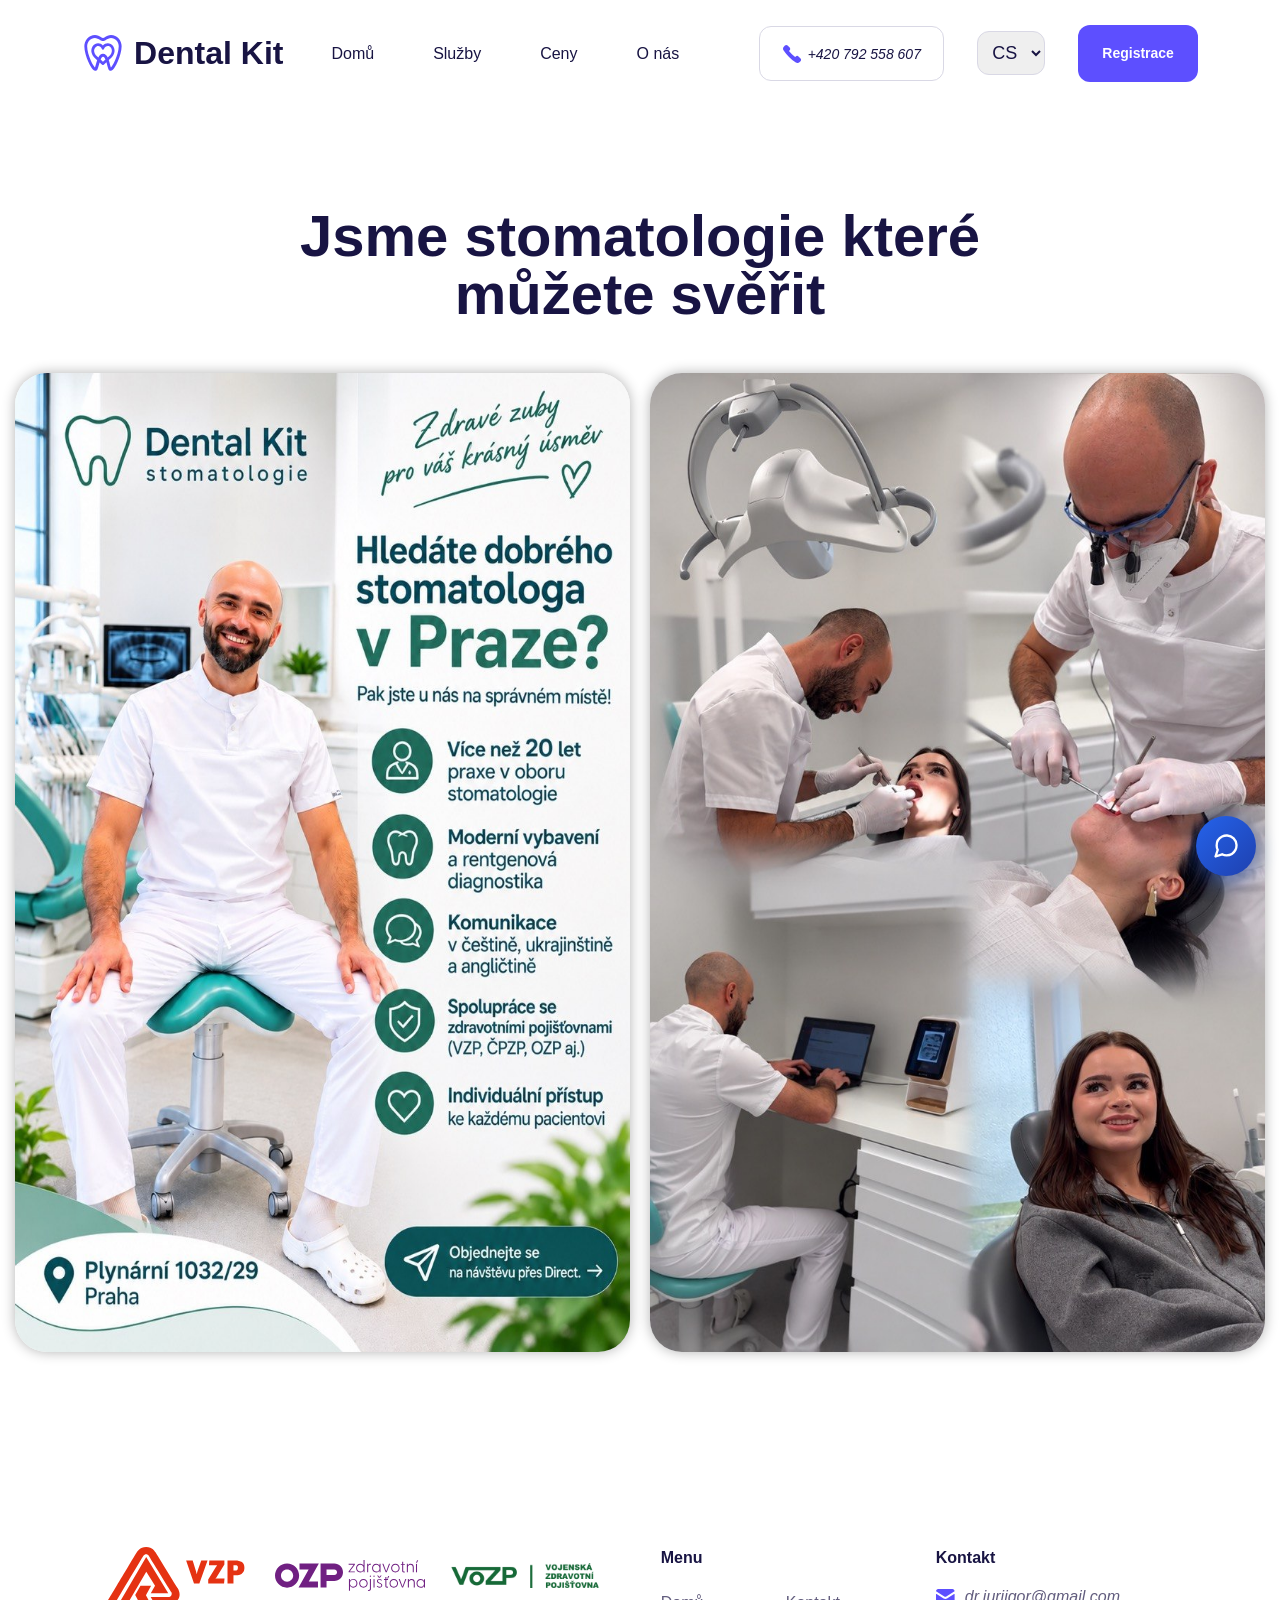
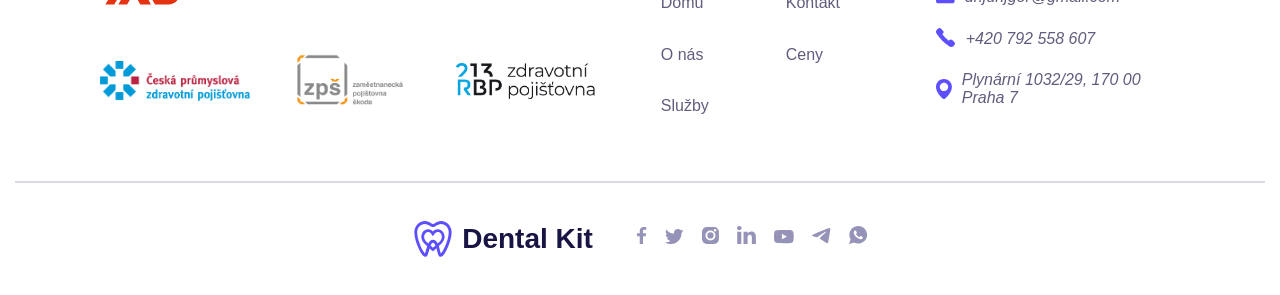
<file: about.html>
<!DOCTYPE html>
<html lang="en">
<head>
    <meta charset="UTF-8">
    <meta name="viewport" content="width=device-width, initial-scale=1.0">
    <link rel="stylesheet" href="./css/normalize.css">
    <link rel="stylesheet" href="./css/reset.css">
    <link rel="stylesheet" href="./css/style.css">
    <link rel="stylesheet" href="css/chat-widget.css">
    <link rel="stylesheet" href="./css/about.css">
    <title>Dental Kit</title>
</head>
<body>
    <!-- Header -->
    <header class="header">
        <div class="container">
            <div class="header-inner">
                <nav class="nav">
                    <a class="nav-link" href="./index.html">
                        <img class="nav-logo" src="./images/LogoIcon.svg" alt="Logo Icon">
                        <p class="nav-text">Dental Kit</p>
                    </a>
                    <ul class="header-list">
                        <li class="header-item">
                            <a class="header-link" href="./index.html" data-i18n="nav.home">Home</a>
                        </li>
                        <li class="header-item">
                            <a class="header-link" href="./services.html" data-i18n="nav.services">Services</a>
                        </li>
                        <li class="header-item">
                            <a class="header-link" href="./plans.html" data-i18n="nav.prices">Prices</a>
                        </li>
                        <li class="header-item">
                            <a class="header-link" href="./about.html" data-i18n="nav.about">About Us</a>
                        </li>
                    </ul>
                </nav>
                <div class="address-box">
                    <address class="header-address">
                        <ul class="header-address_list">
                            <li class="header-address_item">
                                <a class="header-address_link" href="tel:+420792558607">
                                    <img src="./images/PhoneIcon.svg" alt="">
                                    +420 792 558 607
                                </a>
                            </li>
                        </ul>
                    </address>
                    <select id="langSelect" class="lang-select">
                        <option value="cs">CS</option>
                        <option value="uk">UA</option>
                        <option value="en">EN</option>
                    </select>
                    <button class="header-btn" data-i18n="nav.bookNow">Book Now</button>
                </div>
            </div>
        </div>
    </header>
    <!-- Main -->
    <main class="main">
        <section class="section-dentist">
            <div class="container">
                <div class="wrapper-dentist">
                    <h1 class="dentist-clinic_title" data-i18n="aboutHero.title">We are Dental Kit, a dental clinic you can trust</h1>
                    <div class="about-image-container" style="position: relative;">
                        <img class="dentist_img lang-image active" id="img-cs" src="./images/about_img_cs.jpg" alt="Dental Clinic CS">
                        <img class="dentist_img lang-image" id="img-uk" src="./images/about_img_uk.jpg" alt="Dental Clinic UA">
                        <img class="dentist_img lang-image" id="img-en" src="./images/about_img_en.jpg" alt="Dental Clinic EN">
                        <img class="dentist_img" src="./images/about_img.jpg" alt="">
                    </div>
                </div>
            </div>
        </section>
    </main>
    <!-- Footer -->
    <footer class="footer">
        <div class="container">
            <div class="wrapper-footer">
                <div class="subscribe">
                    <a href="https://www.vzp.cz/">
                        <img src="images/VZP.svg" alt="">
                    </a>
                    <a href="https://www.ozp.cz/">
                        <img src="images/OZP.svg" alt="">
                    </a>
                    <a href="https://www.vozp.cz/">
                        <img src="images/VoZP.png" alt="">
                    </a>
                    <a href="https://cpzp.cz/">
                        <img src="images/czpz_office_barvy.png" alt="">
                    </a>
                    <a href="https://www.zpskoda.cz/">
                        <img src="images/ZPS.png" alt="">
                    </a>
                    <a href="https://www.rbp213.cz/">
                        <img src="images/rbp.png" alt="">
                    </a>
                </div>
                <div class="footer-menu">
                    <div class="menu">
                        <p class="menu-text" data-i18n="footer.menu">Menu</p>
                        <div class="menu-box">
                            <ul class="menu-list">
                                <li class="menu-item">
                                    <a class="menu-link" href="./index.html" data-i18n="nav.home">Home</a>
                                </li>
                                <li class="menu-item">
                                    <a class="menu-link" href="./about.html" data-i18n="nav.about">About Us</a>
                                </li>
                                <li class="menu-item">
                                    <a class="menu-link" href="./services.html" data-i18n="nav.services">Services</a>
                                </li>
                            </ul>
                            <ul class="menu_list">
                                <li class="menu_item">
                                    <a class="menu_link" href="./contact.html" data-i18n="footer.contactPage">Contact</a>
                                </li>
                                <li class="menu_item">
                                    <a class="menu_link" href="./plans.html" data-i18n="nav.prices"
                                        data-i18n="footer.plans">Plans</a>
                                </li>
                            </ul>
                        </div>
                    </div>
                    <div class="contact">
                        <p class="contact-text" data-i18n="footer.contact">Contact</p>
                        <address class="contact-address">
                            <ul class="contact-list">
                                <li class="contact-item">
                                    <a class="contact-link" href="mailto:dr.jurijgor@gmail.com">
                                        <img src="./images/contacticon.svg" alt="Email Icon">
                                        dr.jurijgor@gmail.com
                                    </a>
                                </li>
                                <li class="contact-item">
                                    <a class="contact-link" href="tel:+420792558607">
                                        <img src="./images/PhoneIcon.svg" alt="Phone Icon">
                                        +420 792 558 607
                                    </a>
                                </li>
                                <li class="contact-item">
                                    <img src="./images/point.svg" alt="">
                                    <p data-i18n="footer.address">Plynarni 1032/29, 170 00 Praha 7</p>
                                </li>
                            </ul>
                        </address>
                    </div>
                </div>
            </div>
            <div class="footer-box">
                <ul class="footer-box_list">
                    <li class="footer-box_item">
                        <a class="footer-box__link" href="./index.html">
                            <img class="footer-box_logo" src="./images/LogoIcon.svg" alt="Logo Icon">
                            <p class="footer-box_text">Dental Kit</p>
                        </a>
                    </li>
                    <div class="footer__box">
                        <li class="footer-box_item">
                            <a class="footer-box_link" href="https://www.facebook.com/people/Dental-Kit/61594747592920/">
                                <img class="footer-box_img" src="./images/social/facebook.svg" alt="Facebook">
                            </a>
                        </li>
                        <li class="footer-box_item">
                            <a class="footer-box_link" href="">
                                <img class="footer-box_img" src="./images/social/twitter.svg" alt="Twitter">
                            </a>
                        </li>
                        <li class="footer-box_item">
                            <a class="footer-box_link" href="https://www.instagram.com/dentalkit_prague">
                                <img class="footer-box_img" src="./images/social/instagram.svg" alt="Instagram">
                            </a>
                        </li>
                        <li class="footer-box_item">
                            <a class="footer-box_link" href="">
                                <img class="footer-box_img" src="./images/social/linkedln.svg" alt="Linkedln">
                            </a>
                        </li>
                        <li class="footer-box_item">
                            <a class="footer-box_link" href="">
                                <img class="footer-box_img" src="./images/social/youtube.svg" alt="YouTube">
                            </a>
                        </li>
                        <li class="footer-box_item">
                            <a class="footer-box_link" href="">
                                <img class="footer-box_img" src="./images/social/telegram.svg" alt="Telegram">
                            </a>
                        </li>
                        <li class="footer-box_item">
                            <a class="footer-box_link" href="">
                                <img class="footer-box_img" src="./images/social/whatsapp.svg" alt="WhatsApp">
                            </a>
                        </li>
                    </div>
                </ul>
            </div>
        </div>
    </footer>

    <!-- AI Chat Widget — сюда копируете ВСЁ содержимое chat-widget.html -->
    <button id="cw-btn" aria-label="Chat">
        <svg viewBox="0 0 24 24" fill="none" stroke="currentColor" stroke-width="2"
            stroke-linecap="round" stroke-linejoin="round">
            <path
                d="M21 11.5a8.38 8.38 0 0 1-.9 3.8 8.5 8.5 0 0 1-7.6 4.7 8.38 8.38 0 0 1-3.8-.9L3 21l1.9-5.7a8.38 8.38 0 0 1-.9-3.8 8.5 8.5 0 0 1 4.7-7.6 8.38 8.38 0 0 1 3.8-.9h.5a8.48 8.48 0 0 1 8 8v.5z">
            </path>
        </svg>
    </button>
    <div id="cw-panel" role="dialog" aria-label="AI assistant">
        <div id="cw-head">
            <div id="cw-ava">
                <svg viewBox="0 0 24 24" fill="none" stroke="currentColor" stroke-width="2"
                    stroke-linecap="round" stroke-linejoin="round">
                    <path d="M20 21v-2a4 4 0 0 0-4-4H8a4 4 0 0 0-4 4v2"></path>
                    <circle cx="12" cy="7" r="4"></circle>
                </svg>
            </div>
            <div>
                <div class="cw-ttl">Алина</div>
                <div class="cw-sub"><span class="cw-dot"></span>Онлайн</div>
            </div>
            <button id="cw-close" aria-label="Close">&times;</button>
        </div>
        <div id="cw-msgs"></div>
        <div id="cw-input-row">
            <input id="cw-input" type="text" placeholder="Напишите сообщение..." autocomplete="off" />
            <button id="cw-send" aria-label="Send">
                <svg viewBox="0 0 24 24" fill="none" stroke="currentColor"
                    stroke-width="2" stroke-linecap="round" stroke-linejoin="round">
                    <line x1="22" y1="2" x2="11" y2="13"></line>
                    <polygon points="22 2 15 22 11 13 2 9 22 2"></polygon>
                </svg>
            </button>
        </div>
    </div>
    <!-- Translation script -->
    <script type="module" src="js/i18next.js"></script>
    <script type="module" src="js/chat-widget.js"></script>
    <script type="module" src="js/booking-calendar.js"></script>
</body>
</html>
</file>
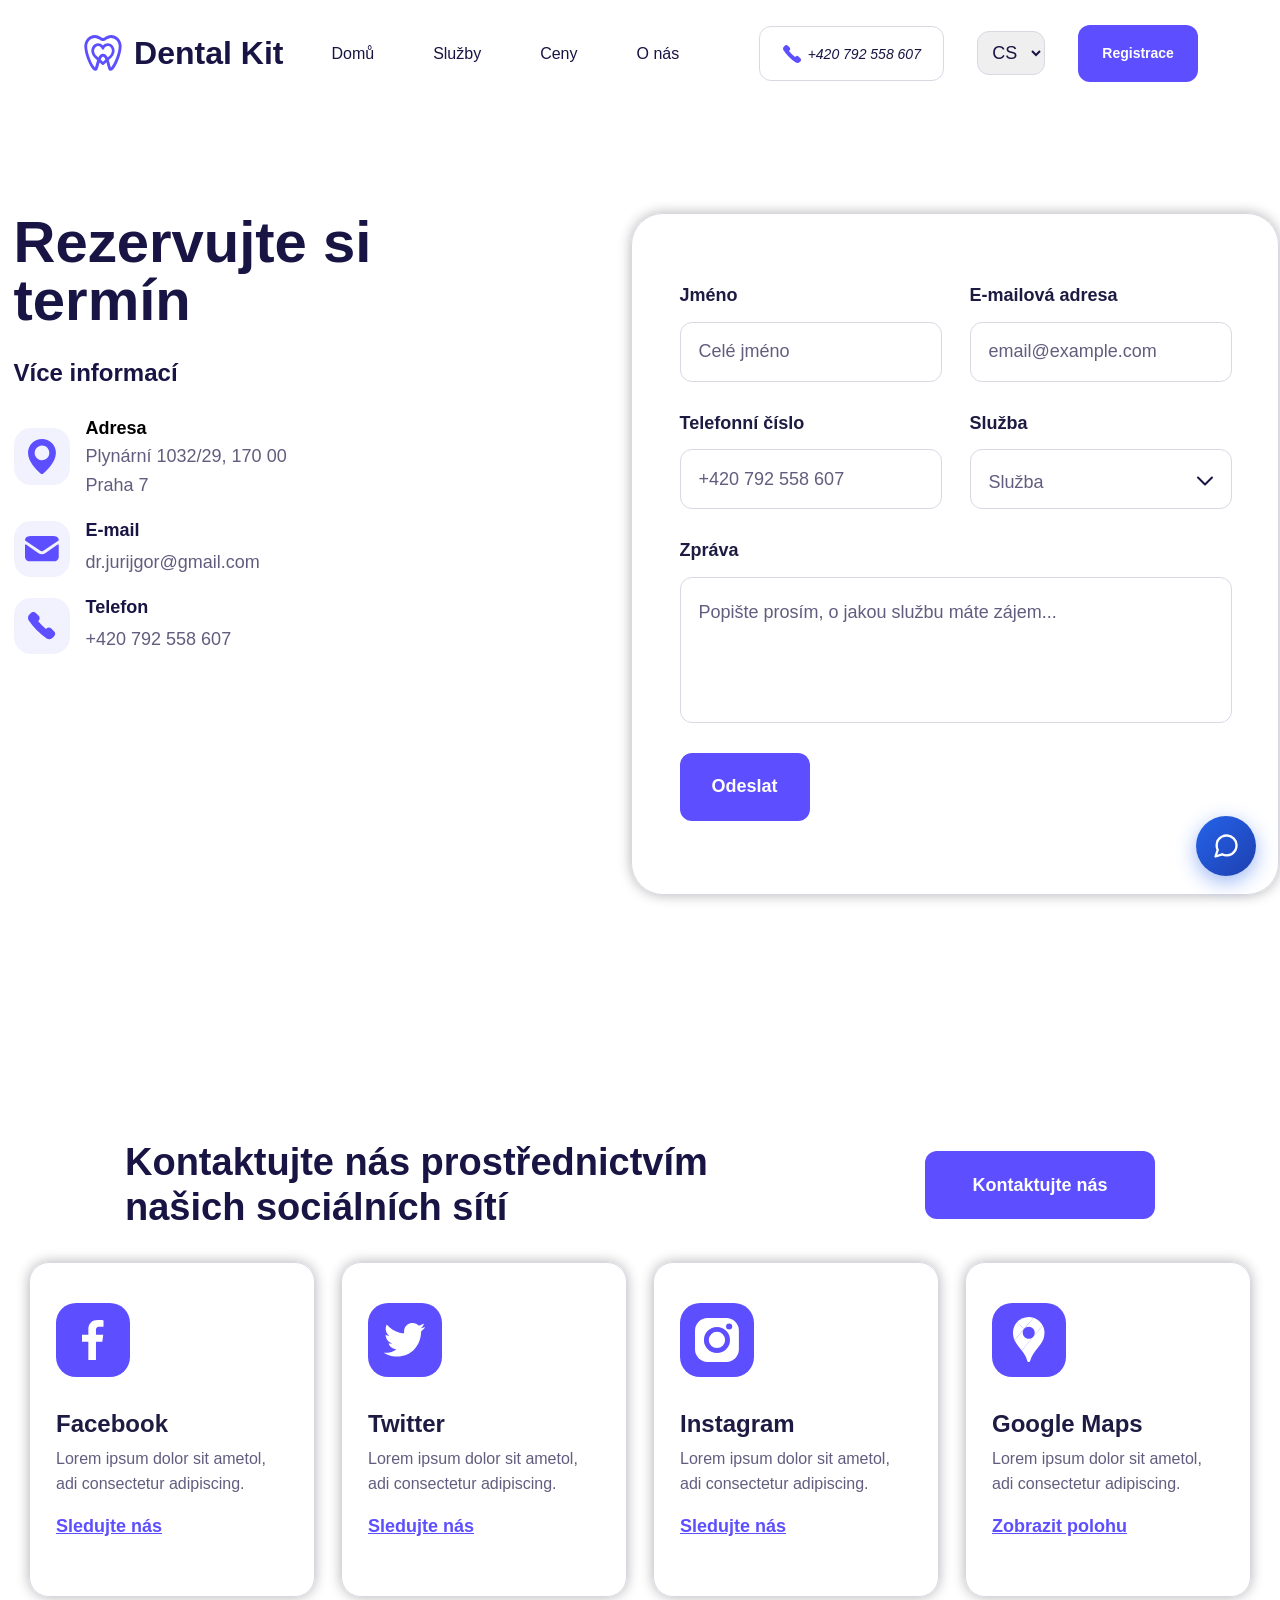
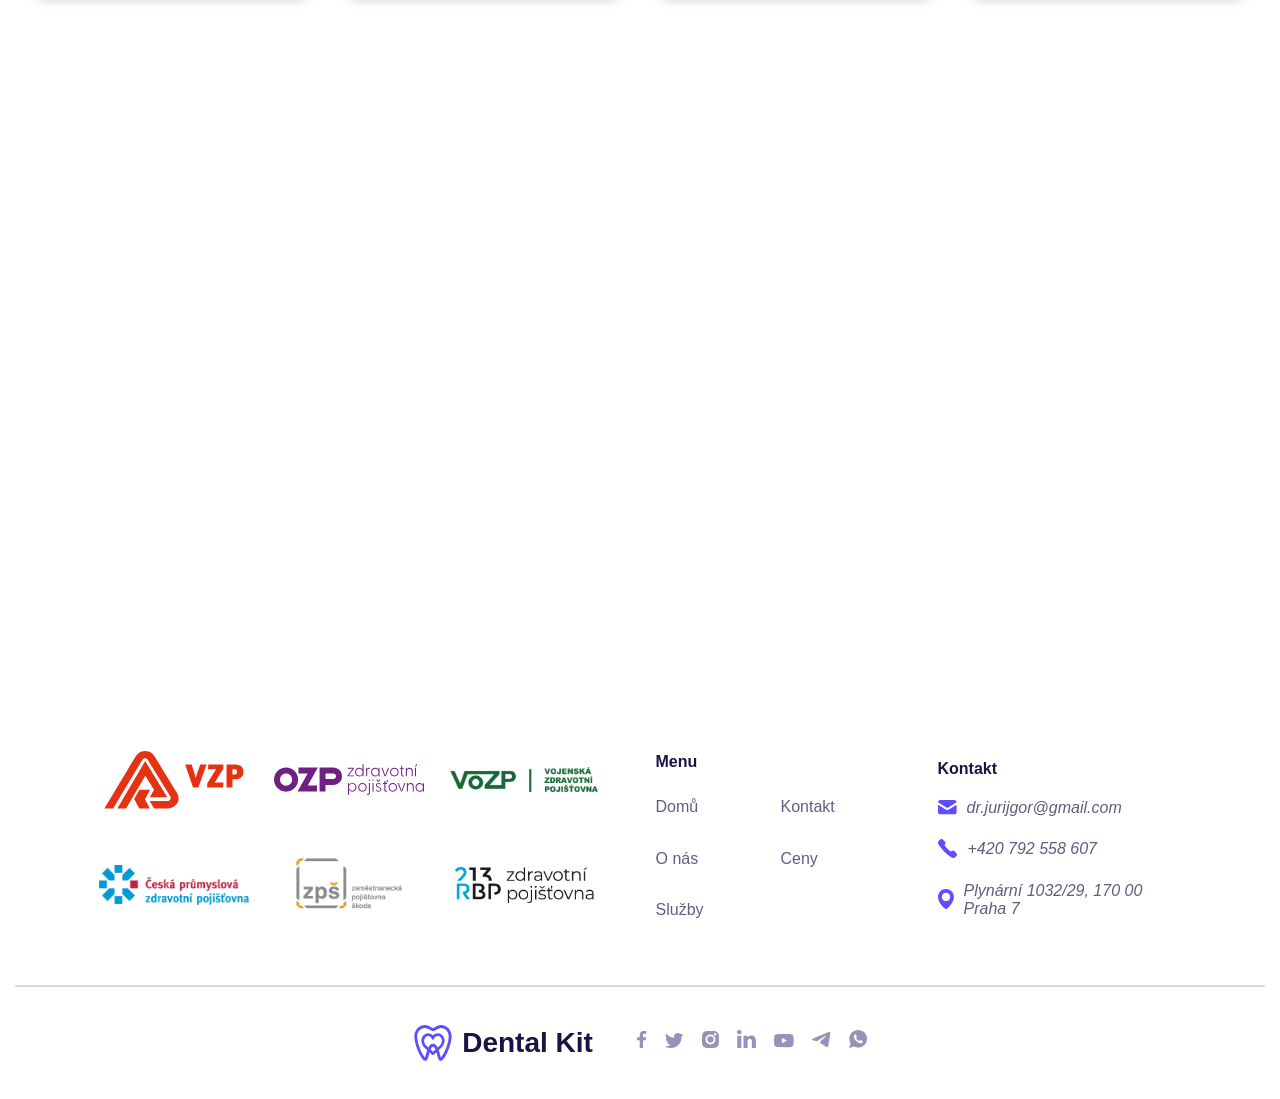
<file: contact.html>
<!DOCTYPE html>
<html lang="en">

<head>
    <meta charset="UTF-8">
    <meta name="viewport" content="width=device-width, initial-scale=1.0">
    <link rel="stylesheet" href="./css/normalize.css">
    <link rel="stylesheet" href="./css/reset.css">
    <link rel="stylesheet" href="./css/style.css">
    <link rel="stylesheet" href="css/chat-widget.css">
    <link rel="stylesheet" href="./css/contact.css">
    <title>Dental Kit</title>
</head>

<body>
    <!-- Header -->
    <header class="header">
        <div class="container">
            <div class="header-inner">
                <nav class="nav">
                    <a class="nav-link" href="./index.html">
                        <img class="nav-logo" src="./images/LogoIcon.svg" alt="Logo Icon">
                        <p class="nav-text">Dental Kit</p>
                    </a>
                    <ul class="header-list">
                        <li class="header-item">
                            <a class="header-link" href="./index.html" data-i18n="nav.home">Home</a>
                        </li>
                        <li class="header-item">
                            <a class="header-link" href="./services.html" data-i18n="nav.services">Services</a>
                        </li>
                        <li class="header-item">
                            <a class="header-link" href="./plans.html" data-i18n="nav.prices">Prices</a>
                        </li>
                        <li class="header-item">
                            <a class="header-link" href="./about.html" data-i18n="nav.about">About Us</a>
                        </li>
                    </ul>
                </nav>
                <div class="address-box">
                    <address class="header-address">
                        <ul class="header-address_list">
                            <li class="header-address_item">
                                <a class="header-address_link" href="tel:+420792558607">
                                    <img src="./images/PhoneIcon.svg" alt="">
                                    +420 792 558 607
                                </a>
                            </li>
                        </ul>
                    </address>
                    <select id="langSelect" class="lang-select">
                        <option value="cs">CS</option>
                        <option value="uk">UA</option>
                        <option value="en">EN</option>
                    </select>
                    <button class="header-btn" data-i18n="nav.bookNow">Book Now</button>
                </div>
            </div>
        </div>
    </header>
    <!-- Main -->
    <main class="main">
        <!-- Contact -->
        <section class="section-contact">
            <div class="container">
                <div class="wrapper-contact">
                    <div class="contact-book">
                        <h2 class="contact-book_title" data-i18n="contactPage.bookTitle">Book your appointment</h2>
                        <div class="contact-box">
                            <h3 class="contact-box_title" data-i18n="contactPage.moreInfo">More Information</h3>
                            <ul class="contact-box_list">
                                <li class="contact-box_item">
                                    <div class="contact-box_link">
                                        <img class="contact-box_img-1" src="./images/address.svg" alt="Address">
                                        <span class="contact_span">
                                            <h4 data-i18n="contactPage.address">Address</h4>
                                            <p data-i18n="footer.address">Plynarni 1032/29, 170 00 Praha 7</p>
                                        </span>
                                    </div>
                                </li>
                                <li class="contact-box_item">
                                    <a class="contact-box_link" href="mailto:dr.jurijgor@gmail.com">
                                        <img class="contact-box_img-2" src="./images/cont_icon.svg" alt="Email">
                                        <span class="contact-span">
                                            <h4 data-i18n="contactPage.email">Email</h4>
                                            <p>dr.jurijgor@gmail.com</p>
                                        </span>
                                    </a>
                                </li>
                                <li class="contact-box_item">
                                    <a class="contact-box_link" href="tel:+420792558607">
                                        <img class="contact-box_img-3" src="./images/phone_icon.svg" alt="Phone">
                                        <span class="contact-span">
                                            <h4 data-i18n="contactPage.phone">Phone</h4>
                                            <p>+420 792 558 607</p>
                                        </span>
                                    </a>
                                </li>
                            </ul>
                        </div>
                    </div>
                    <div class="contactUs-form">
                        <form class="form-contactUs" id="chatBotForm" novalidate>
                            <ul class="form-list">
                                <div class="form-box_1">
                                    <li class="form-item">
                                        <label class="form-label" for="cb-name" data-i18n="contactUs.name">Name</label>
                                        <input class="form-input" id="cb-name" name="name" type="text" data-i18n-placeholder="contactUs.namePh" placeholder="Full Name" required>
                                    </li>
                                    <li class="form-item">
                                        <label class="form-label" for="cb-email" data-i18n="contactUs.email">Email Address</label>
                                        <input class="form-input" id="cb-email" name="email" type="email" data-i18n-placeholder="contactUs.emailPh" placeholder="email@example.com" required>
                                    </li>
                                </div>
                                <div class="form-box_2">
                                    <li class="form-item">
                                        <label class="form-label" for="cb-phone" data-i18n="contactUs.phone">Phone Number</label>
                                        <input class="form-input" id="cb-phone" name="phone" type="tel" data-i18n-placeholder="contactUs.phonePh" placeholder="+420 792 558 607" required>
                                    </li>
                                    <li class="form-item">
                                        <label class="form-label" for="cb-service" data-i18n="contactUs.service">Service</label>
                                        <div class="form-select-wrapper">
                                            <select class="form-input form-select" id="cb-service" name="service" data-i18n-select="serviceOptions" required>
                                                <option value="" data-i18n="contactUs.servicePh" disabled selected>Service</option>
                                                <option value="consultation" data-i18n="ourServices.consultation">Consultation</option>
                                            </select>
                                            <img class="form-img" src="./images/ChevronDown.svg" alt="Chevron Down">
                                        </div>
                                    </li>
                                </div>
                            </ul>
                            <div class="form_box">
                                <label class="form-label" for="cb-message" data-i18n="contactUs.message">Message</label>
                                <textarea class="form-textarea" id="cb-message" name="message" data-i18n-placeholder="contactUs.messagePh" placeholder="Please describe what service you are interested in..."></textarea>
                            </div>
                            <button class="form-btn" type="submit" data-i18n="contactUs.submit">Submit</button>
                            <!-- Сообщение о статусе -->
                            <p class="form-status" id="cb-status" role="status" aria-live="polite"></p>
                        </form>
                    </div>
                </div>
            </div>
        </section>
        <!-- Social Media -->
        <section class="section-Social-Media">
            <div class="container">
                <div class="wrapper-social">
                    <div class="social-box">
                        <h2 class="social-title" data-i18n="contactPage.socialTitle">Contact us through our Social Media</h2>
                        <button class="social-btn" type="submit" data-i18n="contactPage.contactBtn">Contact Us</button>
                    </div>
                    <ul class="social-block_list">
                        <li class="social-block_item">
                            <img class="social-block_img-facebook" src="./images/social/facebook_icon.svg" alt="Facebook">
                            <h3 class="social-block_title">Facebook</h3>
                            <p class="social-block_text" data-i18n="contactPage.socialDesc">
                                Lorem ipsum dolor sit ametol, adi consectetur adipiscing.
                            </p>
                            <a class="social-block_link" href="https://www.facebook.com/people/Dental-Kit/61594747592920/" data-i18n="contactPage.followUs">Follow Us</a>
                        </li>
                        <li class="social-block_item">
                            <img class="social-block_img-twitter" src="./images/social/twitter_icon.svg" alt="Twitter">
                            <h3 class="social-block_title">Twitter</h3>
                            <p class="social-block_text" data-i18n="contactPage.socialDesc">
                                Lorem ipsum dolor sit ametol, adi consectetur adipiscing.
                            </p>
                            <a class="social-block_link" href="" data-i18n="contactPage.followUs">Follow Us</a>
                        </li>
                        <li class="social-block_item">
                            <img class="social-block_img-instagram" src="./images/social/instagram_icon.svg"
                                alt="Instagram">
                            <h3 class="social-block_title">Instagram</h3>
                            <p class="social-block_text" data-i18n="contactPage.socialDesc">
                                Lorem ipsum dolor sit ametol, adi consectetur adipiscing.
                            </p>
                            <a class="social-block_link" href="https://www.instagram.com/dentalkit_prague" data-i18n="contactPage.followUs">FollowUs</a>
                        </li>
                        <li class="social-block_item">
                            <img class="social-block_img-googleMaps" src="./images/social/googleMaps_icon.svg"
                                alt="Google Maps">
                            <h3 class="social-block_title">Google Maps</h3>
                            <p class="social-block_text" data-i18n="contactPage.socialDesc">
                                Lorem ipsum dolor sit ametol, adi consectetur adipiscing.
                            </p>
                            <a class="social-block_link" href="" data-i18n="contactPage.viewLocation">View Location</a>
                        </li>
                    </ul>
                </div>
                <iframe class="contact-map" 
                    src="https://www.google.com/maps/embed?pb=!1m18!1m12!1m3!1d3075.263395859616!2d14.444495899999998!3d50.1081429!2m3!1f0!2f0!3f0!3m2!1i1024!2i768!4f13.1!3m3!1m2!1s0x470b95bbd311ee99%3A0x868426adc3dc9ebf!2sDental%20Kit%20s.r.o.!5e1!3m2!1scs!2scz!4v1792959272236!5m2!1scs!2scz" 
                    width="600" height="450" style="border:0;" allowfullscreen="" loading="lazy" referrerpolicy="strict-origin-when-cross-origin">
                </iframe>
            </div>
        </section>
    </main>
    <!-- Footer -->
    <footer class="footer">
        <div class="container">
            <div class="wrapper-footer">
                <div class="subscribe">
                    <a href="https://www.vzp.cz/">
                        <img src="images/VZP.svg" alt="">
                    </a>
                    <a href="https://www.ozp.cz/">
                        <img src="images/OZP.svg" alt="">
                    </a>
                    <a href="https://www.vozp.cz/">
                        <img src="images/VoZP.png" alt="">
                    </a>
                    <a href="https://cpzp.cz/">
                        <img src="images/czpz_office_barvy.png" alt="">
                    </a>
                    <a href="https://www.zpskoda.cz/">
                        <img src="images/ZPS.png" alt="">
                    </a>
                    <a href="https://www.rbp213.cz/">
                        <img src="images/rbp.png" alt="">
                    </a>
                </div>
                <div class="menu">
                    <p class="menu-text" data-i18n="footer.menu">Menu</p>
                    <div class="menu-box">
                        <ul class="menu-list">
                            <li class="menu-item">
                                <a class="menu-link" href="./index.html" data-i18n="nav.home">Home</a>
                            </li>
                            <li class="menu-item">
                                <a class="menu-link" href="./about.html" data-i18n="nav.about">About Us</a>
                            </li>
                            <li class="menu-item">
                                <a class="menu-link" href="./services.html" data-i18n="nav.services">Services</a>
                            </li>
                        </ul>
                        <ul class="menu_list">
                            <li class="menu_item">
                                <a class="menu_link" href="./contact.html" data-i18n="footer.contactPage">Contact</a>
                            </li>
                            <li class="menu_item">
                                <a class="menu_link" href="./plans.html" data-i18n="nav.prices" data-i18n="footer.plans">Plans</a>
                            </li>
                        </ul>
                    </div>
                </div>
                <div class="contact">
                    <p class="contact-text" data-i18n="footer.contact">Contact</p>
                    <address class="contact-address">
                        <ul class="contact-list">
                            <li class="contact-item">
                                <a class="contact-link" href="mailto:dr.jurijgor@gmail.com">
                                    <img src="./images/contacticon.svg" alt="Email Icon">
                                    dr.jurijgor@gmail.com
                                </a>
                            </li>
                            <li class="contact-item">
                                <a class="contact-link" href="tel:+420792558607">
                                    <img src="./images/PhoneIcon.svg" alt="Phone Icon">
                                    +420 792 558 607
                                </a>
                            </li>
                            <li class="contact-item">
                                <img src="./images/point.svg" alt="">
                                <p data-i18n="footer.address">Plynarni 1032/29, 170 00 Praha 7</p>
                            </li>
                        </ul>
                    </address>
                </div>
            </div>
            <div class="footer-box">
                <ul class="footer-box_list">
                    <li class="footer-box_item">
                        <a class="footer-box__link" href="./index.html">
                            <img class="footer-box_logo" src="./images/LogoIcon.svg" alt="Logo Icon">
                            <p class="footer-box_text">Dental Kit</p>
                        </a>
                    </li>
                    <li class="footer-box_item">
                        <a class="footer-box_link" href="https://www.facebook.com/people/Dental-Kit/61594747592920/">
                            <img class="footer-box_img" src="./images/social/facebook.svg" alt="Facebook">
                        </a>
                    </li>
                    <li class="footer-box_item">
                        <a class="footer-box_link" href="">
                            <img class="footer-box_img" src="./images/social/twitter.svg" alt="Twitter">
                        </a>
                    </li>
                    <li class="footer-box_item">
                        <a class="footer-box_link" href="https://www.instagram.com/dentalkit_prague">
                            <img class="footer-box_img" src="./images/social/instagram.svg" alt="Instagram">
                        </a>
                    </li>
                    <li class="footer-box_item">
                        <a class="footer-box_link" href="">
                            <img class="footer-box_img" src="./images/social/linkedln.svg" alt="Linkedln">
                        </a>
                    </li>
                    <li class="footer-box_item">
                        <a class="footer-box_link" href="">
                            <img class="footer-box_img" src="./images/social/youtube.svg" alt="YouTube">
                        </a>
                    </li>
                    <li class="footer-box_item">
                        <a class="footer-box_link" href="">
                            <img class="footer-box_img" src="./images/social/telegram.svg" alt="Telegram">
                        </a>
                    </li>
                    <li class="footer-box_item">
                        <a class="footer-box_link" href="">
                            <img class="footer-box_img" src="./images/social/whatsapp.svg" alt="WhatsApp">
                        </a>
                    </li>
                </ul>
            </div>
        </div>
    </footer>

    <!-- AI Chat Widget — сюда копируете ВСЁ содержимое chat-widget.html -->
    <button id="cw-btn" aria-label="Chat">
        <svg viewBox="0 0 24 24" fill="none" stroke="currentColor" stroke-width="2"
            stroke-linecap="round" stroke-linejoin="round">
            <path
                d="M21 11.5a8.38 8.38 0 0 1-.9 3.8 8.5 8.5 0 0 1-7.6 4.7 8.38 8.38 0 0 1-3.8-.9L3 21l1.9-5.7a8.38 8.38 0 0 1-.9-3.8 8.5 8.5 0 0 1 4.7-7.6 8.38 8.38 0 0 1 3.8-.9h.5a8.48 8.48 0 0 1 8 8v.5z">
            </path>
        </svg>
    </button>
    <div id="cw-panel" role="dialog" aria-label="AI assistant">
        <div id="cw-head">
            <div id="cw-ava">
                <svg viewBox="0 0 24 24" fill="none" stroke="currentColor" stroke-width="2"
                    stroke-linecap="round" stroke-linejoin="round">
                    <path d="M20 21v-2a4 4 0 0 0-4-4H8a4 4 0 0 0-4 4v2"></path>
                    <circle cx="12" cy="7" r="4"></circle>
                </svg>
            </div>
            <div>
                <div class="cw-ttl">Алина</div>
                <div class="cw-sub"><span class="cw-dot"></span>Онлайн</div>
            </div>
            <button id="cw-close" aria-label="Close">&times;</button>
        </div>
        <div id="cw-msgs"></div>
        <div id="cw-input-row">
            <input id="cw-input" type="text" placeholder="Напишите сообщение..." autocomplete="off" />
            <button id="cw-send" aria-label="Send">
                <svg viewBox="0 0 24 24" fill="none" stroke="currentColor"
                    stroke-width="2" stroke-linecap="round" stroke-linejoin="round">
                    <line x1="22" y1="2" x2="11" y2="13"></line>
                    <polygon points="22 2 15 22 11 13 2 9 22 2"></polygon>
                </svg>
            </button>
        </div>
    </div>

    <!-- Translation script (правильный путь) -->
    <script type="module" src="js/i18next.js"></script>
    <script type="module" src="js/chat-bot.js"></script>
    <script type="module" src="js/chat-widget.js"></script>
    <script type="module" src="js/booking-calendar.js"></script>
</body>

</html>
</file>
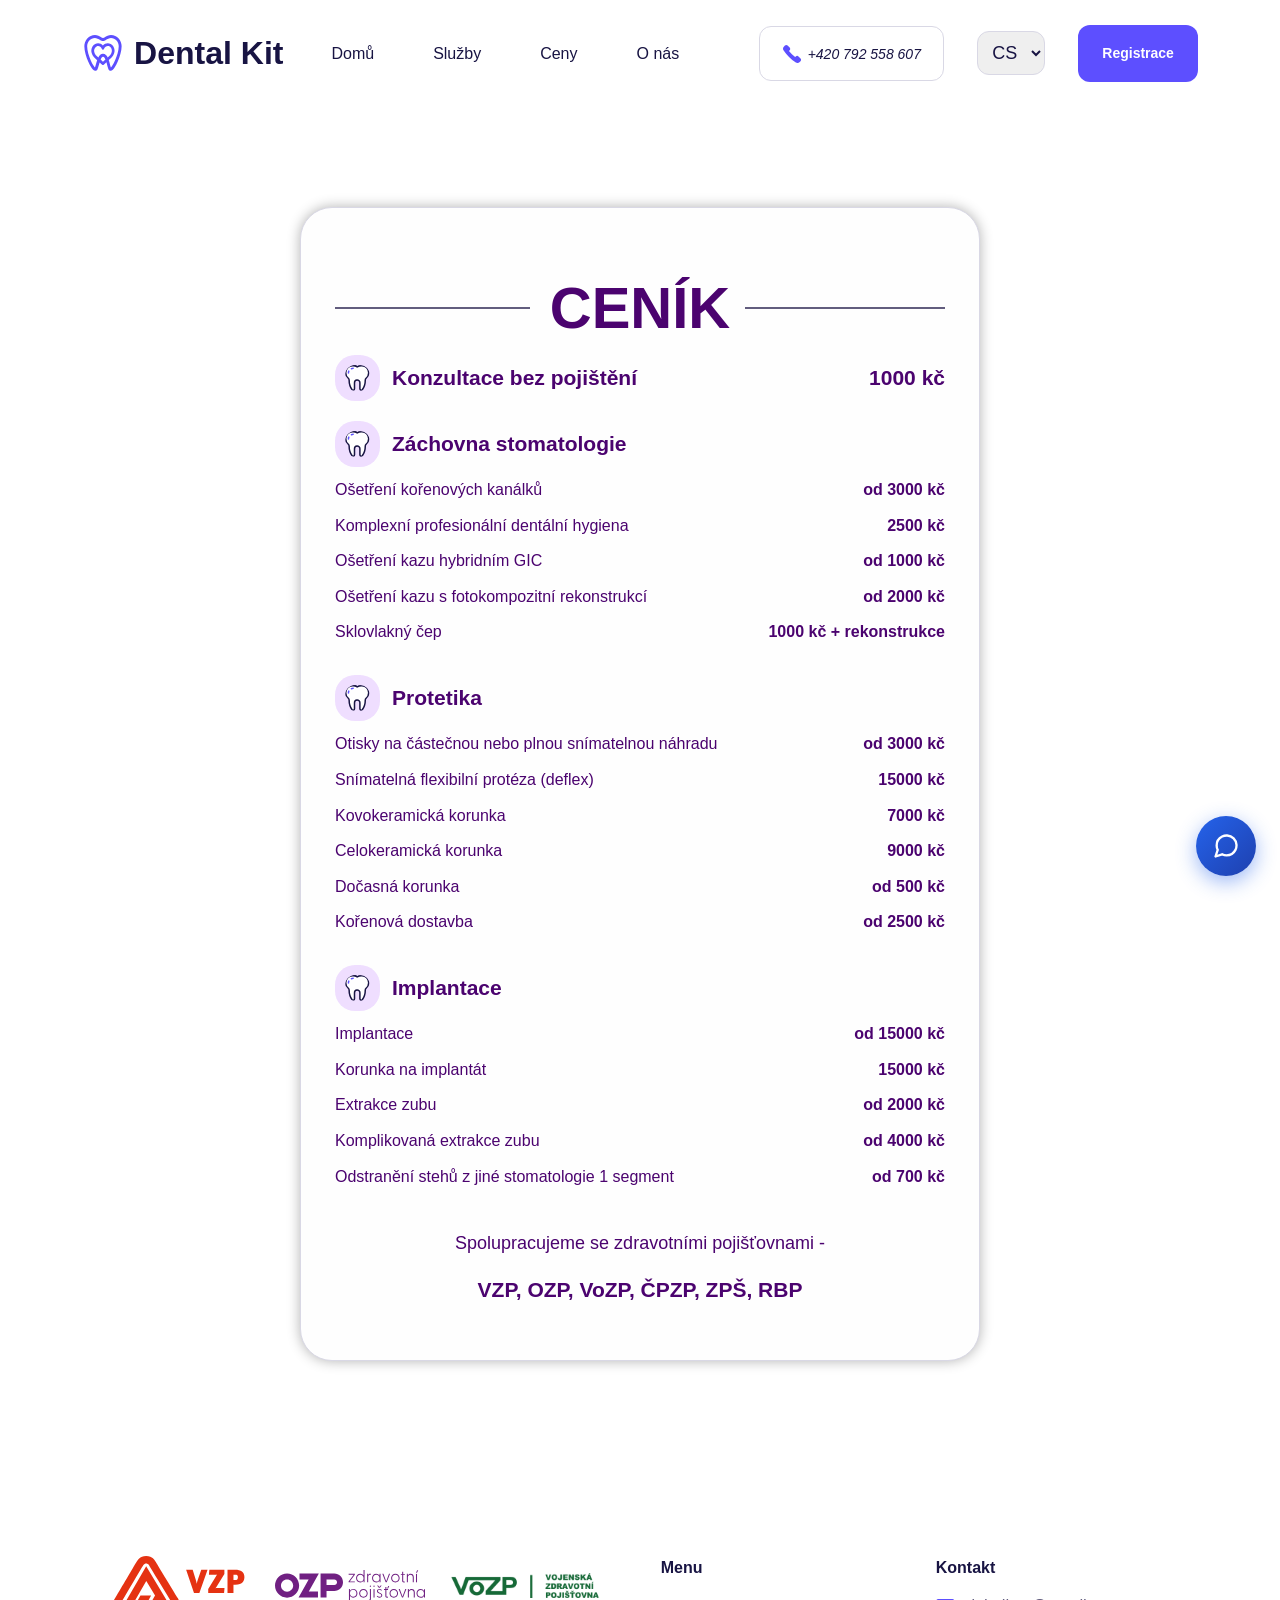
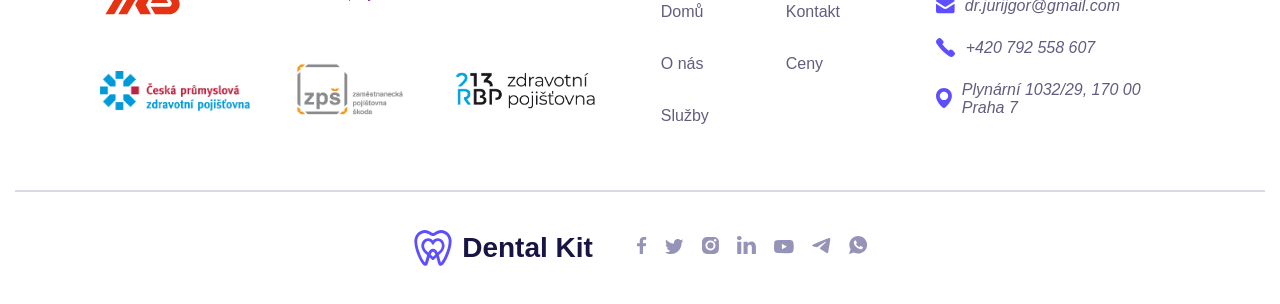
<file: plans.html>
<!DOCTYPE html>
<html lang="en">

<head>
    <meta charset="UTF-8">
    <meta name="viewport" content="width=device-width, initial-scale=1.0">
    <link rel="stylesheet" href="./css/normalize.css">
    <link rel="stylesheet" href="./css/reset.css">
    <link rel="stylesheet" href="./css/style.css">
    <link rel="stylesheet" href="css/chat-widget.css">
    <link rel="stylesheet" href="./css/plans.css">
    <title>Dental Kit</title>
</head>

<body>
    <!-- Header -->
    <header class="header">
        <div class="container">
            <div class="header-inner">
                <nav class="nav">
                    <a class="nav-link" href="./index.html">
                        <img class="nav-logo" src="./images/LogoIcon.svg" alt="Logo Icon">
                        <p class="nav-text">Dental Kit</p>
                    </a>
                    <ul class="header-list">
                        <li class="header-item">
                            <a class="header-link" href="./index.html" data-i18n="nav.home">Home</a>
                        </li>
                        <li class="header-item">
                            <a class="header-link" href="./services.html" data-i18n="nav.services">Services</a>
                        </li>
                        <li class="header-item">
                            <a class="header-link" href="./plans.html" data-i18n="nav.prices">Prices</a>
                        </li>
                        <li class="header-item">
                            <a class="header-link" href="./about.html" data-i18n="nav.about">About Us</a>
                        </li>
                    </ul>
                </nav>
                <div class="address-box">
                    <address class="header-address">
                        <ul class="header-address_list">
                            <li class="header-address_item">
                                <a class="header-address_link" href="tel:+420792558607">
                                    <img src="./images/PhoneIcon.svg" alt="">
                                    +420 792 558 607
                                </a>
                            </li>
                        </ul>
                    </address>
                    <select id="langSelect" class="lang-select">
                        <option value="cs">CS</option>
                        <option value="uk">UA</option>
                        <option value="en">EN</option>
                    </select>
                    <button class="header-btn" data-i18n="nav.bookNow">Book Now</button>
                </div>
            </div>
        </div>
    </header>
    <!-- Main -->
    <main class="main">
        <section class="section-plans">
            <div class="container">
                <div class="plans-block">
                    <div class="plans-standard">
                        <span class="plans-standard_span" data-i18n="plans.priceList">ЦІННИК</span>
                        <ul class="plans-standard_list">
                            <li class="plans-standard_item">
                                <span class="plans_span">
                                    <img src="./images/standard.svg" alt="Vector">
                                    <p data-i18n="plans.service.rootCanal">Консультація без страхування</p>
                                </span>
                                <p class="plans-price">1000 kč</p>
                            </li>
                            <li class="plans-standard__item">
                                <div>
                                    <img src="./images/standard.svg" alt="Vector">
                                    <h4 data-i18n="plans.service.therapy">Профілактика</h4>
                                </div>
                                <span class="plans_price">
                                    <p data-i18n="plans.service.consultNoIns">Лікування кореневих каналів</p>
                                    <p class="plans-price"><span data-i18n="plans.service.from">від</span> 3000 kč</p>
                                </span>
                                <span class="plans_price">
                                    <p class="plans-hygiene" data-i18n="plans.service.hygiene">Комплексна професійна дентальна гігієна</p>
                                    <p class="plans-price">2500 kč</p>
                                </span>
                                <span class="plans_price">
                                    <p data-i18n="plans.service.cariesGIC">Лікування карієсу гібридним GIC</p>
                                    <p class="plans-price"><span data-i18n="plans.service.from">від</span> 1000 kč</p>
                                </span>
                                <span class="plans_price">
                                    <p class="plans-caries" data-i18n="plans.service.cariesComposite">Лікування карієсу з реставрацією з фотокомпозиту</p>
                                    <p class="plans-price"><span data-i18n="plans.service.from">від</span> 2000 kč</p>
                                </span>
                                <span class="plans_price">
                                    <p data-i18n="plans.service.fiberPost">Скловолоконний штифт</p>
                                    <p class="plans-price">1000 kč <span data-i18n="plans.service.plusRestoration">+ реставрація</span></p>
                                </span>
                            </li>
                            <li class="plans-standard__item">
                                <div>
                                    <img src="./images/standard.svg" alt="Vector">
                                    <h4 data-i18n="plans.service.prosthetics">Протезування</h4>
                                </div>
                                <span class="plans_price">
                                    <p class="plans-impressions" data-i18n="plans.service.impressions">Відбитки на частковий і повний знімний протез</p>
                                    <p class="plans-price"><span data-i18n="plans.service.from">від</span> 3000 kč</p>
                                </span>
                                <span class="plans_price">
                                    <p data-i18n="plans.service.flexibleDenture">Знімний бюгельний протез (дефлекс)</p>
                                    <p class="plans-price">15000 kč</p>
                                </span>
                                <span class="plans_price">
                                    <p data-i18n="plans.service.metalCeramicCrown">Металокерамічна коронка</p>
                                    <p class="plans-price">7000 kč</p>
                                </span>
                                <span class="plans_price">
                                    <p data-i18n="plans.service.allCeramicCrown">Цільнокерамічна коронка</p>
                                    <p class="plans-price">9000 kč</p>
                                </span>
                                <span class="plans_price">
                                    <p data-i18n="plans.service.temporaryCrown">Тимчасова коронка</p>
                                    <p class="plans-price"><span data-i18n="plans.service.from">від</span> 500 kč</p>
                                </span>
                                <span class="plans_price">
                                    <p data-i18n="plans.service.temporaryRoot">Kořenová dostavba</p>
                                    <p class="plans-price"><span data-i18n="plans.service.from">від</span> 2500 kč</p>
                                </span>
                            </li>
                            <li class="plans-standard__item">
                                <div>
                                    <img src="./images/standard.svg" alt="Vector">
                                    <h4 data-i18n="plans.service.implantation">Імплантація</h4>
                                </div>
                                <span class="plans_price">
                                    <p data-i18n="plans.service.implant">Імплантація</p>
                                    <p class="plans-price"><span data-i18n="plans.service.from">від</span> 15000 kč</p>
                                </span>
                                <span class="plans_price">
                                    <p data-i18n="plans.service.crownOnImplant">Коронка на імплантат</p>
                                    <p class="plans-price">15000 kč</p>
                                </span>
                                <span class="plans_price">
                                    <p data-i18n="plans.service.crownToothExtraction">Видалення зуба</p>
                                    <p class="plans-price"><span data-i18n="plans.service.from">від</span> 2000 kč</p>
                                </span>
                                <span class="plans_price">
                                    <p data-i18n="plans.service.crownComplicatedToothExtraction">Ускладнене видалення зуба</p>
                                    <p class="plans-price"><span data-i18n="plans.service.from">від</span> 4000 kč</p>
                                </span>
                                <span class="plans_price">
                                    <p class="plans-segment" data-i18n="plans.service.crownSutureRemoval">Зняття швів з іншої стоматології за 1 сегмент</p>
                                    <p class="plans-price"><span data-i18n="plans.service.from">від</span> 700 kč</p>
                                </span>
                            </li>
                        </ul>
                        <div class="health_insurance">
                            <p data-i18n="plans.insurance.text">Ми співпрацюємо з медичними страховими компаніями - </p>
                            <p class="health__insurance">VZP, OZP, VoZP, ČPZP, ZPŠ, RBP</p>
                        </div>
                    </div>
                </div>
            </div>
        </section>
    </main>
    <!-- Footer -->
    <footer class="footer">
        <div class="container">
            <div class="wrapper-footer">
                <div class="subscribe">
                    <a href="https://www.vzp.cz/">
                        <img src="images/VZP.svg" alt="">
                    </a>
                    <a href="https://www.ozp.cz/">
                        <img src="images/OZP.svg" alt="">
                    </a>
                    <a href="https://www.vozp.cz/">
                        <img src="images/VoZP.png" alt="">
                    </a>
                    <a href="https://cpzp.cz/">
                        <img src="images/czpz_office_barvy.png" alt="">
                    </a>
                    <a href="https://www.zpskoda.cz/">
                        <img src="images/ZPS.png" alt="">
                    </a>
                    <a href="https://www.rbp213.cz/">
                        <img src="images/rbp.png" alt="">
                    </a>
                </div>
                <div class="footer-menu">
                    <div class="menu">
                        <p class="menu-text" data-i18n="footer.menu">Menu</p>
                        <div class="menu-box">
                            <ul class="menu-list">
                                <li class="menu-item">
                                    <a class="menu-link" href="./index.html" data-i18n="nav.home">Home</a>
                                </li>
                                <li class="menu-item">
                                    <a class="menu-link" href="./about.html" data-i18n="nav.about">About Us</a>
                                </li>
                                <li class="menu-item">
                                    <a class="menu-link" href="./services.html" data-i18n="nav.services">Services</a>
                                </li>
                            </ul>
                            <ul class="menu_list">
                                <li class="menu_item">
                                    <a class="menu_link" href="./contact.html" data-i18n="footer.contactPage">Contact</a>
                                </li>
                                <li class="menu_item">
                                    <a class="menu_link" href="./plans.html" data-i18n="nav.prices"
                                        data-i18n="footer.plans">Plans</a>
                                </li>
                            </ul>
                        </div>
                    </div>
                    <div class="contact">
                        <p class="contact-text" data-i18n="footer.contact">Contact</p>
                        <address class="contact-address">
                            <ul class="contact-list">
                                <li class="contact-item">
                                    <a class="contact-link" href="mailto:dr.jurijgor@gmail.com">
                                        <img src="./images/contacticon.svg" alt="Email Icon">
                                        dr.jurijgor@gmail.com
                                    </a>
                                </li>
                                <li class="contact-item">
                                    <a class="contact-link" href="tel:+420792558607">
                                        <img src="./images/PhoneIcon.svg" alt="Phone Icon">
                                        +420 792 558 607
                                    </a>
                                </li>
                                <li class="contact-item">
                                    <img src="./images/point.svg" alt="">
                                    <p data-i18n="footer.address">Plynarni 1032/29, 170 00 Praha 7</p>
                                </li>
                            </ul>
                        </address>
                    </div>
                </div>
            </div>
            <div class="footer-box">
                <ul class="footer-box_list">
                    <li class="footer-box_item">
                        <a class="footer-box__link" href="./index.html">
                            <img class="footer-box_logo" src="./images/LogoIcon.svg" alt="Logo Icon">
                            <p class="footer-box_text">Dental Kit</p>
                        </a>
                    </li>
                    <div class="footer__box">
                        <li class="footer-box_item">
                            <a class="footer-box_link" href="https://www.facebook.com/people/Dental-Kit/61594747592920/">
                                <img class="footer-box_img" src="./images/social/facebook.svg" alt="Facebook">
                            </a>
                        </li>
                        <li class="footer-box_item">
                            <a class="footer-box_link" href="">
                                <img class="footer-box_img" src="./images/social/twitter.svg" alt="Twitter">
                            </a>
                        </li>
                        <li class="footer-box_item">
                            <a class="footer-box_link" href="https://www.instagram.com/dentalkit_prague">
                                <img class="footer-box_img" src="./images/social/instagram.svg" alt="Instagram">
                            </a>
                        </li>
                        <li class="footer-box_item">
                            <a class="footer-box_link" href="">
                                <img class="footer-box_img" src="./images/social/linkedln.svg" alt="Linkedln">
                            </a>
                        </li>
                        <li class="footer-box_item">
                            <a class="footer-box_link" href="">
                                <img class="footer-box_img" src="./images/social/youtube.svg" alt="YouTube">
                            </a>
                        </li>
                        <li class="footer-box_item">
                            <a class="footer-box_link" href="">
                                <img class="footer-box_img" src="./images/social/telegram.svg" alt="Telegram">
                            </a>
                        </li>
                        <li class="footer-box_item">
                            <a class="footer-box_link" href="">
                                <img class="footer-box_img" src="./images/social/whatsapp.svg" alt="WhatsApp">
                            </a>
                        </li>
                    </div>
                </ul>
            </div>
        </div>
    </footer>

    <!-- AI Chat Widget — сюда копируете ВСЁ содержимое chat-widget.html -->
    <button id="cw-btn" aria-label="Chat">
        <svg viewBox="0 0 24 24" fill="none" stroke="currentColor" stroke-width="2"
            stroke-linecap="round" stroke-linejoin="round">
            <path
                d="M21 11.5a8.38 8.38 0 0 1-.9 3.8 8.5 8.5 0 0 1-7.6 4.7 8.38 8.38 0 0 1-3.8-.9L3 21l1.9-5.7a8.38 8.38 0 0 1-.9-3.8 8.5 8.5 0 0 1 4.7-7.6 8.38 8.38 0 0 1 3.8-.9h.5a8.48 8.48 0 0 1 8 8v.5z">
            </path>
        </svg>
    </button>
    <div id="cw-panel" role="dialog" aria-label="AI assistant">
        <div id="cw-head">
            <div id="cw-ava">
                <svg viewBox="0 0 24 24" fill="none" stroke="currentColor" stroke-width="2"
                    stroke-linecap="round" stroke-linejoin="round">
                    <path d="M20 21v-2a4 4 0 0 0-4-4H8a4 4 0 0 0-4 4v2"></path>
                    <circle cx="12" cy="7" r="4"></circle>
                </svg>
            </div>
            <div>
                <div class="cw-ttl">Алина</div>
                <div class="cw-sub"><span class="cw-dot"></span>Онлайн</div>
            </div>
            <button id="cw-close" aria-label="Close">&times;</button>
        </div>
        <div id="cw-msgs"></div>
        <div id="cw-input-row">
            <input id="cw-input" type="text" placeholder="Напишите сообщение..." autocomplete="off" />
            <button id="cw-send" aria-label="Send">
                <svg viewBox="0 0 24 24" fill="none" stroke="currentColor"
                    stroke-width="2" stroke-linecap="round" stroke-linejoin="round">
                    <line x1="22" y1="2" x2="11" y2="13"></line>
                    <polygon points="22 2 15 22 11 13 2 9 22 2"></polygon>
                </svg>
            </button>
        </div>
    </div>

    <!-- Translation script -->
    <script type="module" src="js/i18next.js"></script>
    <script type="module" src="js/chat-widget.js"></script>
    <script type="module" src="js/booking-calendar.js"></script>
</body>

</html>
</file>
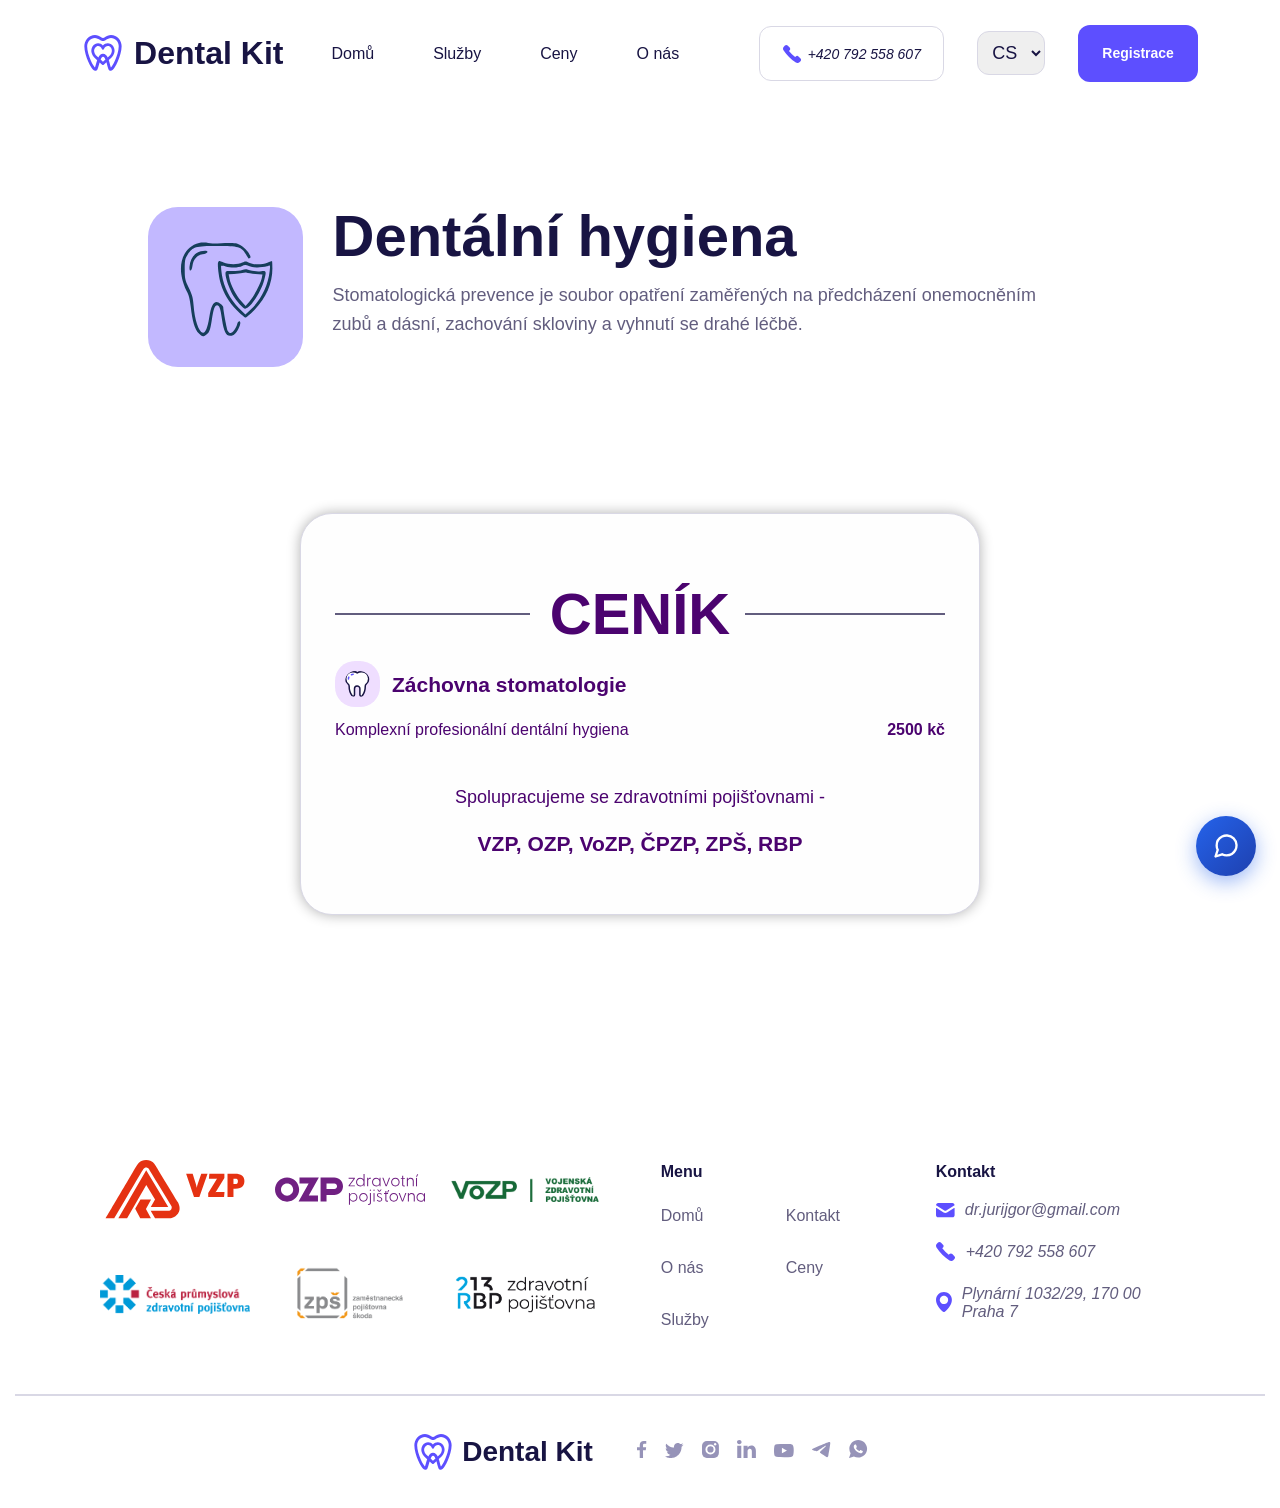
<file: Prevention.html>
<!DOCTYPE html>
<html lang="en">
<head>
    <meta charset="UTF-8">
    <meta name="viewport" content="width=device-width, initial-scale=1.0">
    <link rel="stylesheet" href="./css/normalize.css">
    <link rel="stylesheet" href="./css/reset.css">
    <link rel="stylesheet" href="./css/style.css">
    <link rel="stylesheet" href="css/chat-widget.css">
    <link rel="stylesheet" href="./css/Prevention.css">
    <title>Dental Kit</title>
</head>
<body>
    <!-- Header -->
    <header class="header">
        <div class="container">
            <div class="header-inner">
                <nav class="nav">
                    <a class="nav-link" href="./index.html">
                        <img class="nav-logo" src="./images/LogoIcon.svg" alt="Logo Icon">
                        <p class="nav-text">Dental Kit</p>
                    </a>
                    <ul class="header-list">
                        <li class="header-item">
                            <a class="header-link" href="./index.html" data-i18n="nav.home">Home</a>
                        </li>
                        <li class="header-item">
                            <a class="header-link" href="./services.html" data-i18n="nav.services">Services</a>
                        </li>
                        <li class="header-item">
                            <a class="header-link" href="./plans.html" data-i18n="nav.prices">Prices</a>
                        </li>
                        <li class="header-item">
                            <a class="header-link" href="./about.html" data-i18n="nav.about">About Us</a>
                        </li>
                    </ul>
                </nav>
                <div class="address-box">
                    <address class="header-address">
                        <ul class="header-address_list">
                            <li class="header-address_item">
                                <a class="header-address_link" href="tel:+420792558607">
                                    <img src="./images/PhoneIcon.svg" alt="">
                                    +420 792 558 607
                                </a>
                            </li>
                        </ul>
                    </address>
                    <select id="langSelect" class="lang-select">
                        <option value="cs">CS</option>
                        <option value="uk">UA</option>
                        <option value="en">EN</option>
                    </select>
                    <button class="header-btn" data-i18n="nav.bookNow">Book Now</button>
                </div>
            </div>
        </div>
    </header>
    <!-- Main -->
    <main class="main">
        <!-- Service Single -->
        <section class="section-sericeSingle">
            <div class="container">
                <div class="wrapper-single">
                    <div class="single-cosmetic">
                        <img class="single_img" src="./images/icon_1.svg" alt="Prevention">
                        <span>
                            <h2 class="single-title" data-i18n="single.prevention.title">Prevention</h2>
                            <p class="single-text" data-i18n="single.prevention.intro">
                            Стоматологічна профілактика — це комплекс заходів, спрямованих на попередження захворювань зубів та ясен, 
                            збереження емалі та уникнення дорогого лікування.
                            </p>
                        </span>
                    </div>
                    <div class="plans-standard">
                        <span class="plans-standard_span" data-i18n="plans.priceList">ЦІННИК</span>
                        <ul class="plans-standard_list">
                            <li class="plans-standard__item">
                                <div>
                                    <img src="./images/standard.svg" alt="Vector">
                                    <h4 data-i18n="plans.service.therapy">Профілактика</h4>
                                </div>
                                <span class="plans_price">
                                    <p data-i18n="plans.service.hygiene">Комплексна професійна дентальна гігієна</p>
                                    <p class="plans-price">2500 kč</p>
                                </span>
                            </li>
                        </ul>
                        <div class="health_insurance">
                            <p data-i18n="plans.insurance.text">Ми співпрацюємо з медичними страховими компаніями - </p>
                            <p class="health__insurance">VZP, OZP, VoZP, ČPZP, ZPŠ, RBP</p>
                        </div>
                    </div>
                </div>
            </div>
        </section>
    </main>
    <!-- Footer -->
    <footer class="footer">
        <div class="container">
            <div class="wrapper-footer">
                <div class="subscribe">
                    <a href="https://www.vzp.cz/">
                        <img src="images/VZP.svg" alt="">
                    </a>
                    <a href="https://www.ozp.cz/">
                        <img src="images/OZP.svg" alt="">
                    </a>
                    <a href="https://www.vozp.cz/">
                        <img src="images/VoZP.png" alt="">
                    </a>
                    <a href="https://cpzp.cz/">
                        <img src="images/czpz_office_barvy.png" alt="">
                    </a>
                    <a href="https://www.zpskoda.cz/">
                        <img src="images/ZPS.png" alt="">
                    </a>
                    <a href="https://www.rbp213.cz/">
                        <img src="images/rbp.png" alt="">
                    </a>
                </div>
                <div class="footer-menu">
                    <div class="menu">
                        <p class="menu-text" data-i18n="footer.menu">Menu</p>
                        <div class="menu-box">
                            <ul class="menu-list">
                                <li class="menu-item">
                                    <a class="menu-link" href="./index.html" data-i18n="nav.home">Home</a>
                                </li>
                                <li class="menu-item">
                                    <a class="menu-link" href="./about.html" data-i18n="nav.about">About Us</a>
                                </li>
                                <li class="menu-item">
                                    <a class="menu-link" href="./services.html" data-i18n="nav.services">Services</a>
                                </li>
                            </ul>
                            <ul class="menu_list">
                                <li class="menu_item">
                                    <a class="menu_link" href="./contact.html" data-i18n="footer.contactPage">Contact</a>
                                </li>
                                <li class="menu_item">
                                    <a class="menu_link" href="./plans.html" data-i18n="nav.prices"
                                        data-i18n="footer.plans">Plans</a>
                                </li>
                            </ul>
                        </div>
                    </div>
                    <div class="contact">
                        <p class="contact-text" data-i18n="footer.contact">Contact</p>
                        <address class="contact-address">
                            <ul class="contact-list">
                                <li class="contact-item">
                                    <a class="contact-link" href="mailto:dr.jurijgor@gmail.com">
                                        <img src="./images/contacticon.svg" alt="Email Icon">
                                        dr.jurijgor@gmail.com
                                    </a>
                                </li>
                                <li class="contact-item">
                                    <a class="contact-link" href="tel:+420792558607">
                                        <img src="./images/PhoneIcon.svg" alt="Phone Icon">
                                        +420 792 558 607
                                    </a>
                                </li>
                                <li class="contact-item">
                                    <img src="./images/point.svg" alt="">
                                    <p data-i18n="footer.address">Plynarni 1032/29, 170 00 Praha 7</p>
                                </li>
                            </ul>
                        </address>
                    </div>
                </div>
            </div>
            <div class="footer-box">
                <ul class="footer-box_list">
                    <li class="footer-box_item">
                        <a class="footer-box__link" href="./index.html">
                            <img class="footer-box_logo" src="./images/LogoIcon.svg" alt="Logo Icon">
                            <p class="footer-box_text">Dental Kit</p>
                        </a>
                    </li>
                    <div class="footer__box">
                        <li class="footer-box_item">
                            <a class="footer-box_link" href="https://www.facebook.com/people/Dental-Kit/61594747592920/">
                                <img class="footer-box_img" src="./images/social/facebook.svg" alt="Facebook">
                            </a>
                        </li>
                        <li class="footer-box_item">
                            <a class="footer-box_link" href="">
                                <img class="footer-box_img" src="./images/social/twitter.svg" alt="Twitter">
                            </a>
                        </li>
                        <li class="footer-box_item">
                            <a class="footer-box_link" href="https://www.instagram.com/dentalkit_prague">
                                <img class="footer-box_img" src="./images/social/instagram.svg" alt="Instagram">
                            </a>
                        </li>
                        <li class="footer-box_item">
                            <a class="footer-box_link" href="">
                                <img class="footer-box_img" src="./images/social/linkedln.svg" alt="Linkedln">
                            </a>
                        </li>
                        <li class="footer-box_item">
                            <a class="footer-box_link" href="">
                                <img class="footer-box_img" src="./images/social/youtube.svg" alt="YouTube">
                            </a>
                        </li>
                        <li class="footer-box_item">
                            <a class="footer-box_link" href="">
                                <img class="footer-box_img" src="./images/social/telegram.svg" alt="Telegram">
                            </a>
                        </li>
                        <li class="footer-box_item">
                            <a class="footer-box_link" href="">
                                <img class="footer-box_img" src="./images/social/whatsapp.svg" alt="WhatsApp">
                            </a>
                        </li>
                    </div>
                </ul>
            </div>
        </div>
    </footer>

    <!-- AI Chat Widget — сюда копируете ВСЁ содержимое chat-widget.html -->
    <button id="cw-btn" aria-label="Chat">
        <svg viewBox="0 0 24 24" fill="none" stroke="currentColor" stroke-width="2"
            stroke-linecap="round" stroke-linejoin="round">
            <path
                d="M21 11.5a8.38 8.38 0 0 1-.9 3.8 8.5 8.5 0 0 1-7.6 4.7 8.38 8.38 0 0 1-3.8-.9L3 21l1.9-5.7a8.38 8.38 0 0 1-.9-3.8 8.5 8.5 0 0 1 4.7-7.6 8.38 8.38 0 0 1 3.8-.9h.5a8.48 8.48 0 0 1 8 8v.5z">
            </path>
        </svg>
    </button>
    <div id="cw-panel" role="dialog" aria-label="AI assistant">
        <div id="cw-head">
            <div id="cw-ava">
                <svg viewBox="0 0 24 24" fill="none" stroke="currentColor" stroke-width="2"
                    stroke-linecap="round" stroke-linejoin="round">
                    <path d="M20 21v-2a4 4 0 0 0-4-4H8a4 4 0 0 0-4 4v2"></path>
                    <circle cx="12" cy="7" r="4"></circle>
                </svg>
            </div>
            <div>
                <div class="cw-ttl">Алина</div>
                <div class="cw-sub"><span class="cw-dot"></span>Онлайн</div>
            </div>
            <button id="cw-close" aria-label="Close">&times;</button>
        </div>
        <div id="cw-msgs"></div>
        <div id="cw-input-row">
            <input id="cw-input" type="text" placeholder="Напишите сообщение..." autocomplete="off" />
            <button id="cw-send" aria-label="Send">
                <svg viewBox="0 0 24 24" fill="none" stroke="currentColor"
                    stroke-width="2" stroke-linecap="round" stroke-linejoin="round">
                    <line x1="22" y1="2" x2="11" y2="13"></line>
                    <polygon points="22 2 15 22 11 13 2 9 22 2"></polygon>
                </svg>
            </button>
        </div>
    </div>

    <!-- Translation script -->
    <script type="module" src="js/i18next.js"></script>
    <script type="module" src="js/chat-widget.js"></script>
    <script type="module" src="js/booking-calendar.js"></script>
</body>
</html>
</file>
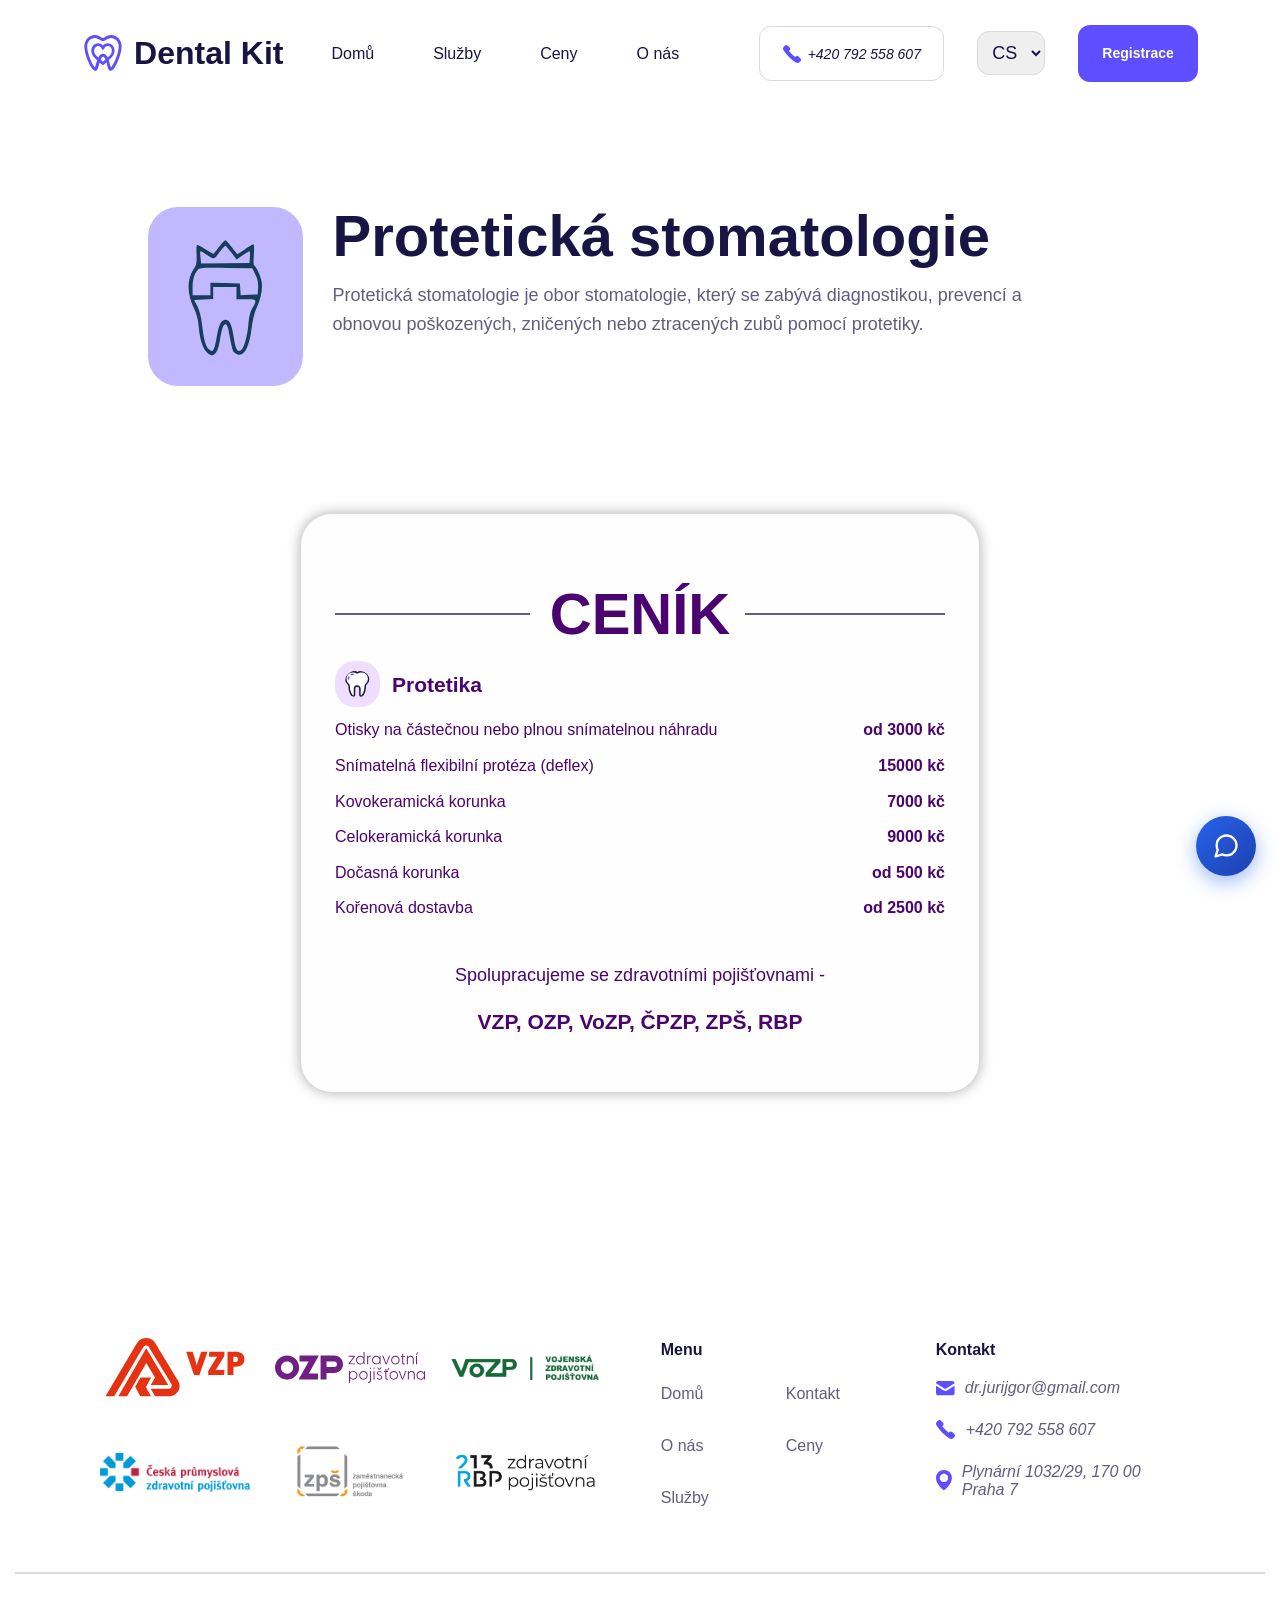
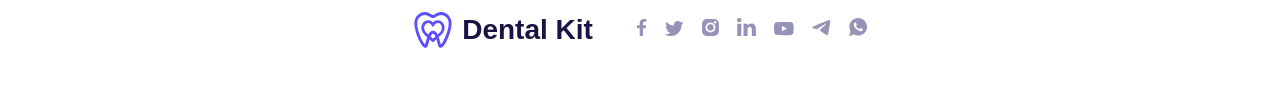
<file: ProstheticDentistry.html>
<!DOCTYPE html>
<html lang="en">
<head>
    <meta charset="UTF-8">
    <meta name="viewport" content="width=device-width, initial-scale=1.0">
    <link rel="stylesheet" href="./css/normalize.css">
    <link rel="stylesheet" href="./css/reset.css">
    <link rel="stylesheet" href="./css/style.css">
    <link rel="stylesheet" href="css/chat-widget.css">
    <link rel="stylesheet" href="./css/ProstheticDentistry.css">
    <title>Dental Kit</title>
</head>
<body>
    <!-- Header -->
    <header class="header">
        <div class="container">
            <div class="header-inner">
                <nav class="nav">
                    <a class="nav-link" href="./index.html">
                        <img class="nav-logo" src="./images/LogoIcon.svg" alt="Logo Icon">
                        <p class="nav-text">Dental Kit</p>
                    </a>
                    <ul class="header-list">
                        <li class="header-item">
                            <a class="header-link" href="./index.html" data-i18n="nav.home">Home</a>
                        </li>
                        <li class="header-item">
                            <a class="header-link" href="./services.html" data-i18n="nav.services">Services</a>
                        </li>
                        <li class="header-item">
                            <a class="header-link" href="./plans.html" data-i18n="nav.prices">Prices</a>
                        </li>
                        <li class="header-item">
                            <a class="header-link" href="./about.html" data-i18n="nav.about">About Us</a>
                        </li>
                    </ul>
                </nav>
                <div class="address-box">
                    <address class="header-address">
                        <ul class="header-address_list">
                            <li class="header-address_item">
                                <a class="header-address_link" href="tel:+420792558607">
                                    <img src="./images/PhoneIcon.svg" alt="">
                                    +420 792 558 607
                                </a>
                            </li>
                        </ul>
                    </address>
                    <select id="langSelect" class="lang-select">
                        <option value="cs">CS</option>
                        <option value="uk">UA</option>
                        <option value="en">EN</option>
                    </select>
                    <button class="header-btn" data-i18n="nav.bookNow">Book Now</button>
                </div>
            </div>
        </div>
    </header>
    <!-- Main -->
    <main class="main">
        <!-- Service Single -->
        <section class="section-sericeSingle">
            <div class="container">
                <div class="wrapper-single">
                    <div class="single-cosmetic">
                        <img class="single_img" src="./images/icon_2.svg" alt="Prosthetic Dentistry">
                        <span>
                            <h2 class="single-title" data-i18n="single.prosthetic.title">Prosthetic Dentistry</h2>
                            <p class="single-text" data-i18n="single.prosthetic.intro">
                                Ортопедична стоматологія — це розділ стоматології, який займається діагностикою, 
                                профілактикою та відновленням зруйнованих, пошкоджених або 
                                втрачених зубів за допомогою протезування.
                            </p>
                        </span>
                    </div>
                    <div class="plans-standard">
                        <span class="plans-standard_span" data-i18n="plans.priceList">ЦІННИК</span>
                        <ul class="plans-standard_list">
                            <li class="plans-standard__item">
                                <div>
                                    <img src="./images/standard.svg" alt="Vector">
                                    <h4 data-i18n="plans.service.prosthetics">Протезування</h4>
                                </div>
                                <span class="plans_price">
                                    <p data-i18n="plans.service.impressions">Відбитки на частковий і повний знімний протез</p>
                                    <p class="plans-price"><span data-i18n="plans.service.from">від</span> 3000 kč</p>
                                </span>
                                <span class="plans_price">
                                    <p data-i18n="plans.service.flexibleDenture">Знімний бюгельний протез (дефлекс)</p>
                                    <p class="plans-price">15000 kč</p>
                                </span>
                                <span class="plans_price">
                                    <p data-i18n="plans.service.metalCeramicCrown">Металокерамічна коронка</p>
                                    <p class="plans-price">7000 kč</p>
                                </span>
                                <span class="plans_price">
                                    <p data-i18n="plans.service.allCeramicCrown">Цільнокерамічна коронка</p>
                                    <p class="plans-price">9000 kč</p>
                                </span>
                                <span class="plans_price">
                                    <p data-i18n="plans.service.temporaryCrown">Тимчасова коронка</p>
                                    <p class="plans-price"><span data-i18n="plans.service.from">від</span> 500 kč</p>
                                </span>
                                <span class="plans_price">
                                    <p data-i18n="plans.service.temporaryRoot">Kořenová dostavba</p>
                                    <p class="plans-price"><span data-i18n="plans.service.from">від</span> 2500 kč</p>
                                </span>
                            </li>
                        </ul>
                        <div class="health_insurance">
                            <p data-i18n="plans.insurance.text">Ми співпрацюємо з медичними страховими компаніями - </p>
                            <p class="health__insurance">VZP, OZP, VoZP, ČPZP, ZPŠ, RBP</p>
                        </div>
                    </div>
                </div>
            </div>
        </section>
    </main>
    <!-- Footer -->
    <footer class="footer">
        <div class="container">
            <div class="wrapper-footer">
                <div class="subscribe">
                    <a href="https://www.vzp.cz/">
                        <img src="images/VZP.svg" alt="">
                    </a>
                    <a href="https://www.ozp.cz/">
                        <img src="images/OZP.svg" alt="">
                    </a>
                    <a href="https://www.vozp.cz/">
                        <img src="images/VoZP.png" alt="">
                    </a>
                    <a href="https://cpzp.cz/">
                        <img src="images/czpz_office_barvy.png" alt="">
                    </a>
                    <a href="https://www.zpskoda.cz/">
                        <img src="images/ZPS.png" alt="">
                    </a>
                    <a href="https://www.rbp213.cz/">
                        <img src="images/rbp.png" alt="">
                    </a>
                </div>
                <div class="footer-menu">
                    <div class="menu">
                        <p class="menu-text" data-i18n="footer.menu">Menu</p>
                        <div class="menu-box">
                            <ul class="menu-list">
                                <li class="menu-item">
                                    <a class="menu-link" href="./index.html" data-i18n="nav.home">Home</a>
                                </li>
                                <li class="menu-item">
                                    <a class="menu-link" href="./about.html" data-i18n="nav.about">About Us</a>
                                </li>
                                <li class="menu-item">
                                    <a class="menu-link" href="./services.html" data-i18n="nav.services">Services</a>
                                </li>
                            </ul>
                            <ul class="menu_list">
                                <li class="menu_item">
                                    <a class="menu_link" href="./contact.html" data-i18n="footer.contactPage">Contact</a>
                                </li>
                                <li class="menu_item">
                                    <a class="menu_link" href="./plans.html" data-i18n="nav.prices"
                                        data-i18n="footer.plans">Plans</a>
                                </li>
                            </ul>
                        </div>
                    </div>
                    <div class="contact">
                        <p class="contact-text" data-i18n="footer.contact">Contact</p>
                        <address class="contact-address">
                            <ul class="contact-list">
                                <li class="contact-item">
                                    <a class="contact-link" href="mailto:dr.jurijgor@gmail.com">
                                        <img src="./images/contacticon.svg" alt="Email Icon">
                                        dr.jurijgor@gmail.com
                                    </a>
                                </li>
                                <li class="contact-item">
                                    <a class="contact-link" href="tel:+420792558607">
                                        <img src="./images/PhoneIcon.svg" alt="Phone Icon">
                                        +420 792 558 607
                                    </a>
                                </li>
                                <li class="contact-item">
                                    <img src="./images/point.svg" alt="">
                                    <p data-i18n="footer.address">Plynarni 1032/29, 170 00 Praha 7</p>
                                </li>
                            </ul>
                        </address>
                    </div>
                </div>
            </div>
            <div class="footer-box">
                <ul class="footer-box_list">
                    <li class="footer-box_item">
                        <a class="footer-box__link" href="./index.html">
                            <img class="footer-box_logo" src="./images/LogoIcon.svg" alt="Logo Icon">
                            <p class="footer-box_text">Dental Kit</p>
                        </a>
                    </li>
                    <div class="footer__box">
                        <li class="footer-box_item">
                            <a class="footer-box_link" href="https://www.facebook.com/people/Dental-Kit/61594747592920/">
                                <img class="footer-box_img" src="./images/social/facebook.svg" alt="Facebook">
                            </a>
                        </li>
                        <li class="footer-box_item">
                            <a class="footer-box_link" href="">
                                <img class="footer-box_img" src="./images/social/twitter.svg" alt="Twitter">
                            </a>
                        </li>
                        <li class="footer-box_item">
                            <a class="footer-box_link" href="https://www.instagram.com/dentalkit_prague">
                                <img class="footer-box_img" src="./images/social/instagram.svg" alt="Instagram">
                            </a>
                        </li>
                        <li class="footer-box_item">
                            <a class="footer-box_link" href="">
                                <img class="footer-box_img" src="./images/social/linkedln.svg" alt="Linkedln">
                            </a>
                        </li>
                        <li class="footer-box_item">
                            <a class="footer-box_link" href="">
                                <img class="footer-box_img" src="./images/social/youtube.svg" alt="YouTube">
                            </a>
                        </li>
                        <li class="footer-box_item">
                            <a class="footer-box_link" href="">
                                <img class="footer-box_img" src="./images/social/telegram.svg" alt="Telegram">
                            </a>
                        </li>
                        <li class="footer-box_item">
                            <a class="footer-box_link" href="">
                                <img class="footer-box_img" src="./images/social/whatsapp.svg" alt="WhatsApp">
                            </a>
                        </li>
                    </div>
                </ul>
            </div>
        </div>
    </footer>

    <!-- AI Chat Widget — сюда копируете ВСЁ содержимое chat-widget.html -->
    <button id="cw-btn" aria-label="Chat">
        <svg viewBox="0 0 24 24" fill="none" stroke="currentColor" stroke-width="2"
            stroke-linecap="round" stroke-linejoin="round">
            <path
                d="M21 11.5a8.38 8.38 0 0 1-.9 3.8 8.5 8.5 0 0 1-7.6 4.7 8.38 8.38 0 0 1-3.8-.9L3 21l1.9-5.7a8.38 8.38 0 0 1-.9-3.8 8.5 8.5 0 0 1 4.7-7.6 8.38 8.38 0 0 1 3.8-.9h.5a8.48 8.48 0 0 1 8 8v.5z">
            </path>
        </svg>
    </button>
    <div id="cw-panel" role="dialog" aria-label="AI assistant">
        <div id="cw-head">
            <div id="cw-ava">
                <svg viewBox="0 0 24 24" fill="none" stroke="currentColor" stroke-width="2"
                    stroke-linecap="round" stroke-linejoin="round">
                    <path d="M20 21v-2a4 4 0 0 0-4-4H8a4 4 0 0 0-4 4v2"></path>
                    <circle cx="12" cy="7" r="4"></circle>
                </svg>
            </div>
            <div>
                <div class="cw-ttl">Алина</div>
                <div class="cw-sub"><span class="cw-dot"></span>Онлайн</div>
            </div>
            <button id="cw-close" aria-label="Close">&times;</button>
        </div>
        <div id="cw-msgs"></div>
        <div id="cw-input-row">
            <input id="cw-input" type="text" placeholder="Напишите сообщение..." autocomplete="off" />
            <button id="cw-send" aria-label="Send">
                <svg viewBox="0 0 24 24" fill="none" stroke="currentColor"
                    stroke-width="2" stroke-linecap="round" stroke-linejoin="round">
                    <line x1="22" y1="2" x2="11" y2="13"></line>
                    <polygon points="22 2 15 22 11 13 2 9 22 2"></polygon>
                </svg>
            </button>
        </div>
    </div>

    <!-- Translation script -->
    <script type="module" src="js/i18next.js"></script>
    <script type="module" src="js/chat-widget.js"></script>
    <script type="module" src="js/booking-calendar.js"></script>
</body>
</html>
</file>
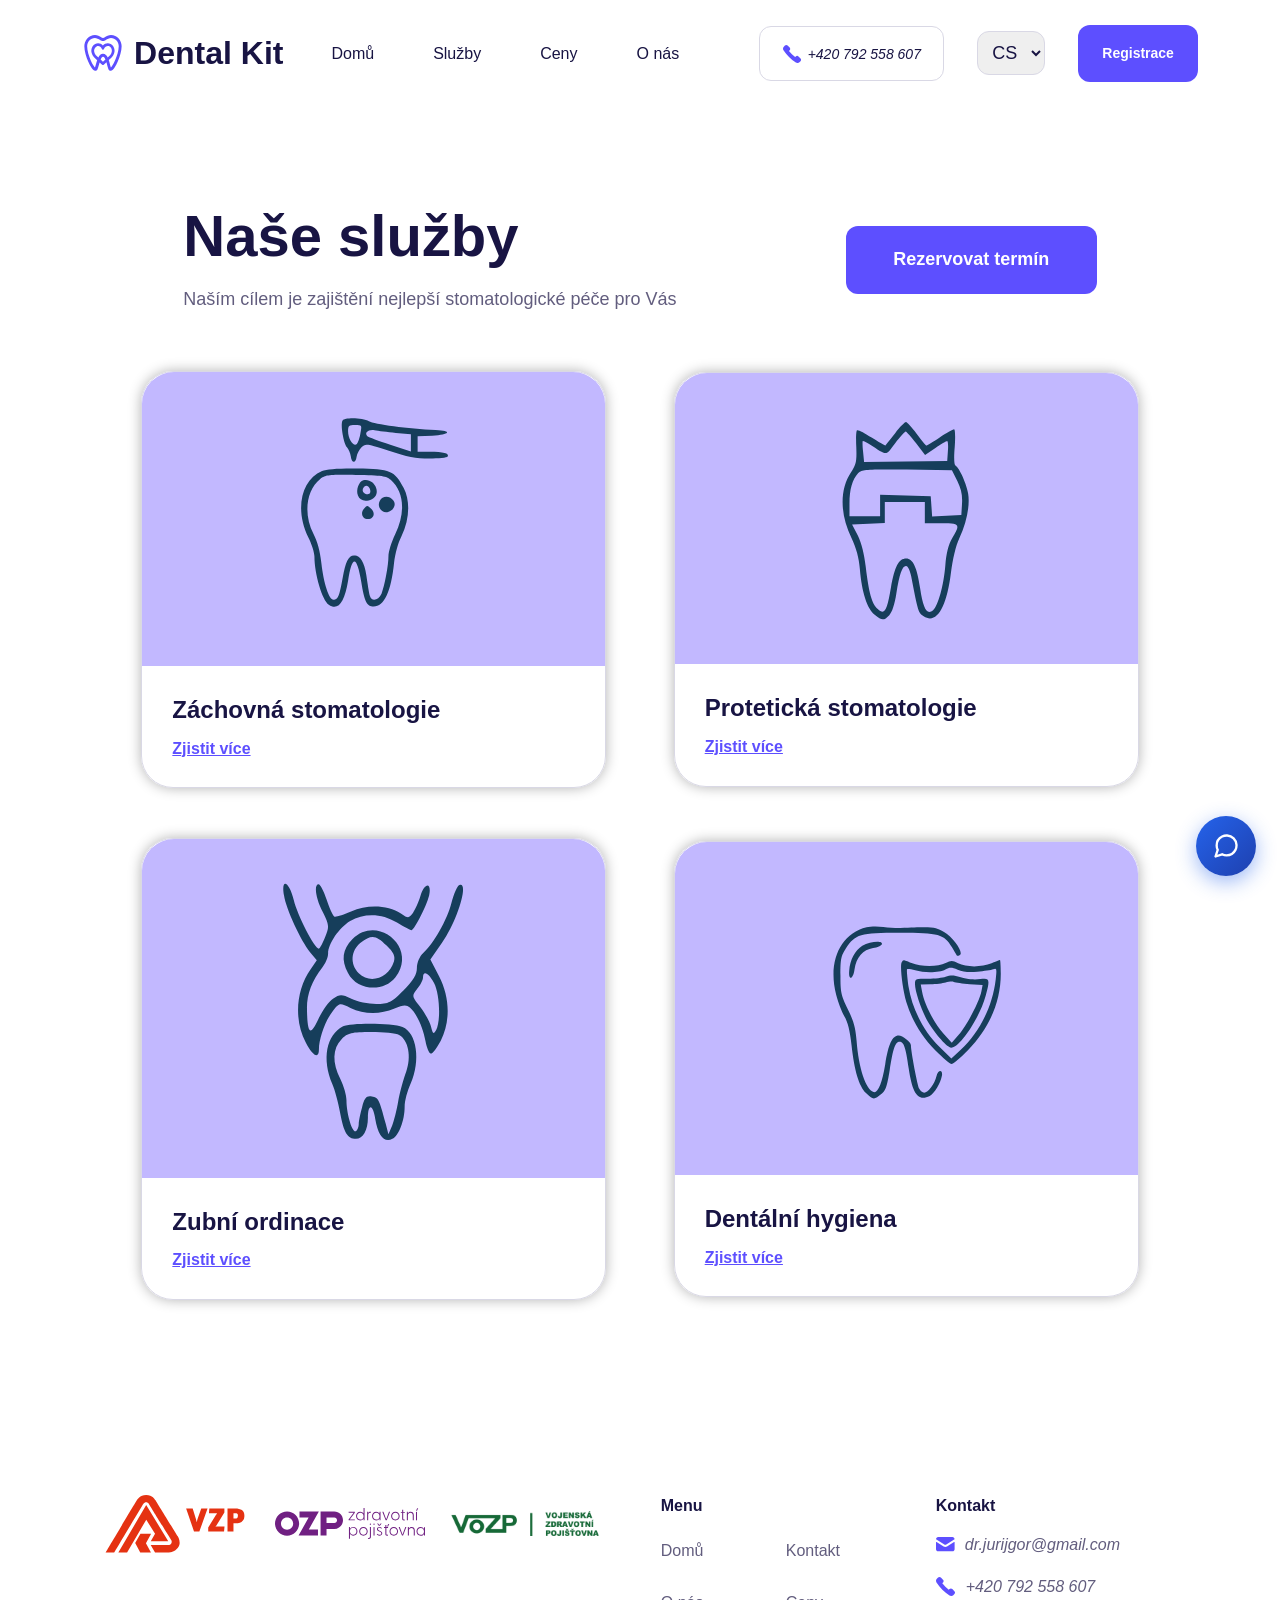
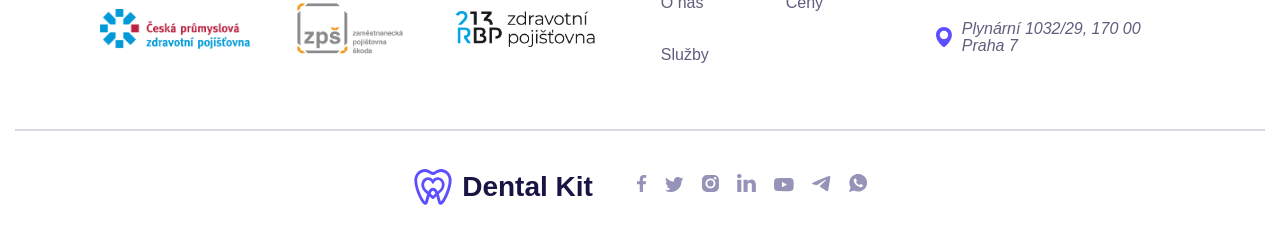
<file: services.html>
<!DOCTYPE html>
<html lang="en">
<head>
    <meta charset="UTF-8">
    <meta name="viewport" content="width=device-width, initial-scale=1.0">
    <link rel="stylesheet" href="./css/normalize.css">
    <link rel="stylesheet" href="./css/reset.css">
    <link rel="stylesheet" href="./css/style.css">
    <link rel="stylesheet" href="css/chat-widget.css">
    <link rel="stylesheet" href="./css/services.css">
    <title>Dental Kit</title>
</head>
<body>
    <!-- Header -->
    <header class="header">
        <div class="container">
            <div class="header-inner">
                <nav class="nav">
                    <a class="nav-link" href="./index.html">
                        <img class="nav-logo" src="./images/LogoIcon.svg" alt="Logo Icon">
                        <p class="nav-text">Dental Kit</p>
                    </a>
                    <ul class="header-list">
                        <li class="header-item">
                            <a class="header-link" href="./index.html" data-i18n="nav.home">Home</a>
                        </li>
                        <li class="header-item">
                            <a class="header-link" href="./services.html" data-i18n="nav.services">Services</a>
                        </li>
                        <li class="header-item">
                            <a class="header-link" href="./plans.html" data-i18n="nav.prices">Prices</a>
                        </li>
                        <li class="header-item">
                            <a class="header-link" href="./about.html" data-i18n="nav.about">About Us</a>
                        </li>
                    </ul>
                </nav>
                <div class="address-box">
                    <address class="header-address">
                        <ul class="header-address_list">
                            <li class="header-address_item">
                                <a class="header-address_link" href="tel:+420792558607">
                                    <img src="./images/PhoneIcon.svg" alt="">
                                    +420 792 558 607
                                </a>
                            </li>
                        </ul>
                    </address>
                    <select id="langSelect" class="lang-select">
                        <option value="cs">CS</option>
                        <option value="uk">UA</option>
                        <option value="en">EN</option>
                    </select>
                    <button class="header-btn" data-i18n="nav.bookNow">Book Now</button>
                </div>
            </div>
        </div>
    </header>
    <!-- Main -->
    <main class="main">
        <section class="section-services">
            <div class="container">
                <div class="sercives_block">
                    <div class="services-box">
                        <div class="box">
                            <h2 class="box-title" data-i18n="ourServices.label">Our Services</h2>
                            <p class="box-text" data-i18n="ourServices.title">
                                Lorem ipsum dolor sit amet, consectetur adipiscing elit velit, 
                                sapien habitant integer senectus malesuada ac.
                            </p>
                        </div>
                        <button class="clinic-btn" data-i18n="hero.btn1">Book an Appointment</button>
                    </div>
                    <div class="services__block">
                        <div class="services_block">
                            <img class="services-treatment_img" src="./images/icon_4.svg" alt="Therapeutic Dentistry">
                            <div class="services-treatment">
                                <h3 class="services_title" data-i18n="ourServices.therapeutic">Therapeutic Dentistry</h3>
                                <a class="services_link" href="./TherapeuticDentistry.html" data-i18n="ourServices.learnMore">Learn More</a>
                            </div>
                        </div>
                        <div class="services_block">
                            <img class="services-prosthetic_img" src="./images/icon_2.svg" alt="Prosthetic Dentistry">
                            <div class="services-prosthetic">
                                <h3 class="services_title" data-i18n="ourServices.prosthetic">Prosthetic Dentistry</h3>
                                <a class="services_link" href="./ProstheticDentistry.html" data-i18n="ourServices.learnMore">Learn More</a>
                            </div>
                        </div>
                        <div class="services_block">
                            <img class="services-surgery_img" src="./images/icon_3.svg" alt="Dental Surgery">
                            <div class="services-surgery">
                                <h3 class="services_title" data-i18n="ourServices.surgery">Dental Surgery</h3>
                                <a class="services_link" href="./Surgery.html" data-i18n="ourServices.learnMore">Learn More</a>
                            </div>
                        </div>
                        <div class="services_block">
                            <img class="services-prevention_img" src="./images/icon_1.svg" alt="Prevention">
                            <div class="services-prevention">
                                <h3 class="services_title" data-i18n="ourServices.prevention">Prevention</h3>
                                <a class="services_link" href="./Prevention.html" data-i18n="ourServices.learnMore">Learn More</a>
                            </div>
                        </div>
                    </div>
                </div>
            </div>
        </section>
    </main>
    <!-- Footer -->
    <footer class="footer">
        <div class="container">
            <div class="wrapper-footer">
                <div class="subscribe">
                    <a href="https://www.vzp.cz/">
                        <img src="images/VZP.svg" alt="">
                    </a>
                    <a href="https://www.ozp.cz/">
                        <img src="images/OZP.svg" alt="">
                    </a>
                    <a href="https://www.vozp.cz/">
                        <img src="images/VoZP.png" alt="">
                    </a>
                    <a href="https://cpzp.cz/">
                        <img src="images/czpz_office_barvy.png" alt="">
                    </a>
                    <a href="https://www.zpskoda.cz/">
                        <img src="images/ZPS.png" alt="">
                    </a>
                    <a href="https://www.rbp213.cz/">
                        <img src="images/rbp.png" alt="">
                    </a>
                </div>
                <div class="footer-menu">
                    <div class="menu">
                        <p class="menu-text" data-i18n="footer.menu">Menu</p>
                        <div class="menu-box">
                            <ul class="menu-list">
                                <li class="menu-item">
                                    <a class="menu-link" href="./index.html" data-i18n="nav.home">Home</a>
                                </li>
                                <li class="menu-item">
                                    <a class="menu-link" href="./about.html" data-i18n="nav.about">About Us</a>
                                </li>
                                <li class="menu-item">
                                    <a class="menu-link" href="./services.html" data-i18n="nav.services">Services</a>
                                </li>
                            </ul>
                            <ul class="menu_list">
                                <li class="menu_item">
                                    <a class="menu_link" href="./contact.html" data-i18n="footer.contactPage">Contact</a>
                                </li>
                                <li class="menu_item">
                                    <a class="menu_link" href="./plans.html" data-i18n="nav.prices"
                                        data-i18n="footer.plans">Plans</a>
                                </li>
                            </ul>
                        </div>
                    </div>
                    <div class="contact">
                        <p class="contact-text" data-i18n="footer.contact">Contact</p>
                        <address class="contact-address">
                            <ul class="contact-list">
                                <li class="contact-item">
                                    <a class="contact-link" href="mailto:dr.jurijgor@gmail.com">
                                        <img src="./images/contacticon.svg" alt="Email Icon">
                                        dr.jurijgor@gmail.com
                                    </a>
                                </li>
                                <li class="contact-item">
                                    <a class="contact-link" href="tel:+420792558607">
                                        <img src="./images/PhoneIcon.svg" alt="Phone Icon">
                                        +420 792 558 607
                                    </a>
                                </li>
                                <li class="contact-item">
                                    <img src="./images/point.svg" alt="">
                                    <p data-i18n="footer.address">Plynarni 1032/29, 170 00 Praha 7</p>
                                </li>
                            </ul>
                        </address>
                    </div>
                </div>
            </div>
            <div class="footer-box">
                <ul class="footer-box_list">
                    <li class="footer-box_item">
                        <a class="footer-box__link" href="./index.html">
                            <img class="footer-box_logo" src="./images/LogoIcon.svg" alt="Logo Icon">
                            <p class="footer-box_text">Dental Kit</p>
                        </a>
                    </li>
                    <div class="footer__box">
                        <li class="footer-box_item">
                            <a class="footer-box_link" href="https://www.facebook.com/people/Dental-Kit/61594747592920/">
                                <img class="footer-box_img" src="./images/social/facebook.svg" alt="Facebook">
                            </a>
                        </li>
                        <li class="footer-box_item">
                            <a class="footer-box_link" href="">
                                <img class="footer-box_img" src="./images/social/twitter.svg" alt="Twitter">
                            </a>
                        </li>
                        <li class="footer-box_item">
                            <a class="footer-box_link" href="https://www.instagram.com/dentalkit_prague">
                                <img class="footer-box_img" src="./images/social/instagram.svg" alt="Instagram">
                            </a>
                        </li>
                        <li class="footer-box_item">
                            <a class="footer-box_link" href="">
                                <img class="footer-box_img" src="./images/social/linkedln.svg" alt="Linkedln">
                            </a>
                        </li>
                        <li class="footer-box_item">
                            <a class="footer-box_link" href="">
                                <img class="footer-box_img" src="./images/social/youtube.svg" alt="YouTube">
                            </a>
                        </li>
                        <li class="footer-box_item">
                            <a class="footer-box_link" href="">
                                <img class="footer-box_img" src="./images/social/telegram.svg" alt="Telegram">
                            </a>
                        </li>
                        <li class="footer-box_item">
                            <a class="footer-box_link" href="">
                                <img class="footer-box_img" src="./images/social/whatsapp.svg" alt="WhatsApp">
                            </a>
                        </li>
                    </div>
                </ul>
            </div>
        </div>
    </footer>

    <!-- AI Chat Widget — сюда копируете ВСЁ содержимое chat-widget.html -->
    <button id="cw-btn" aria-label="Chat">
        <svg viewBox="0 0 24 24" fill="none" stroke="currentColor" stroke-width="2"
            stroke-linecap="round" stroke-linejoin="round">
            <path
                d="M21 11.5a8.38 8.38 0 0 1-.9 3.8 8.5 8.5 0 0 1-7.6 4.7 8.38 8.38 0 0 1-3.8-.9L3 21l1.9-5.7a8.38 8.38 0 0 1-.9-3.8 8.5 8.5 0 0 1 4.7-7.6 8.38 8.38 0 0 1 3.8-.9h.5a8.48 8.48 0 0 1 8 8v.5z">
            </path>
        </svg>
    </button>
    <div id="cw-panel" role="dialog" aria-label="AI assistant">
        <div id="cw-head">
            <div id="cw-ava">
                <svg viewBox="0 0 24 24" fill="none" stroke="currentColor" stroke-width="2"
                    stroke-linecap="round" stroke-linejoin="round">
                    <path d="M20 21v-2a4 4 0 0 0-4-4H8a4 4 0 0 0-4 4v2"></path>
                    <circle cx="12" cy="7" r="4"></circle>
                </svg>
            </div>
            <div>
                <div class="cw-ttl">Алина</div>
                <div class="cw-sub"><span class="cw-dot"></span>Онлайн</div>
            </div>
            <button id="cw-close" aria-label="Close">&times;</button>
        </div>
        <div id="cw-msgs"></div>
        <div id="cw-input-row">
            <input id="cw-input" type="text" placeholder="Напишите сообщение..." autocomplete="off" />
            <button id="cw-send" aria-label="Send">
                <svg viewBox="0 0 24 24" fill="none" stroke="currentColor"
                    stroke-width="2" stroke-linecap="round" stroke-linejoin="round">
                    <line x1="22" y1="2" x2="11" y2="13"></line>
                    <polygon points="22 2 15 22 11 13 2 9 22 2"></polygon>
                </svg>
            </button>
        </div>
    </div>

    <!-- Translation script -->
    <script type="module" src="js/i18next.js"></script>
    <script type="module" src="js/chat-widget.js"></script>
    <script type="module" src="js/booking-calendar.js"></script>
</body>
</html>
</file>
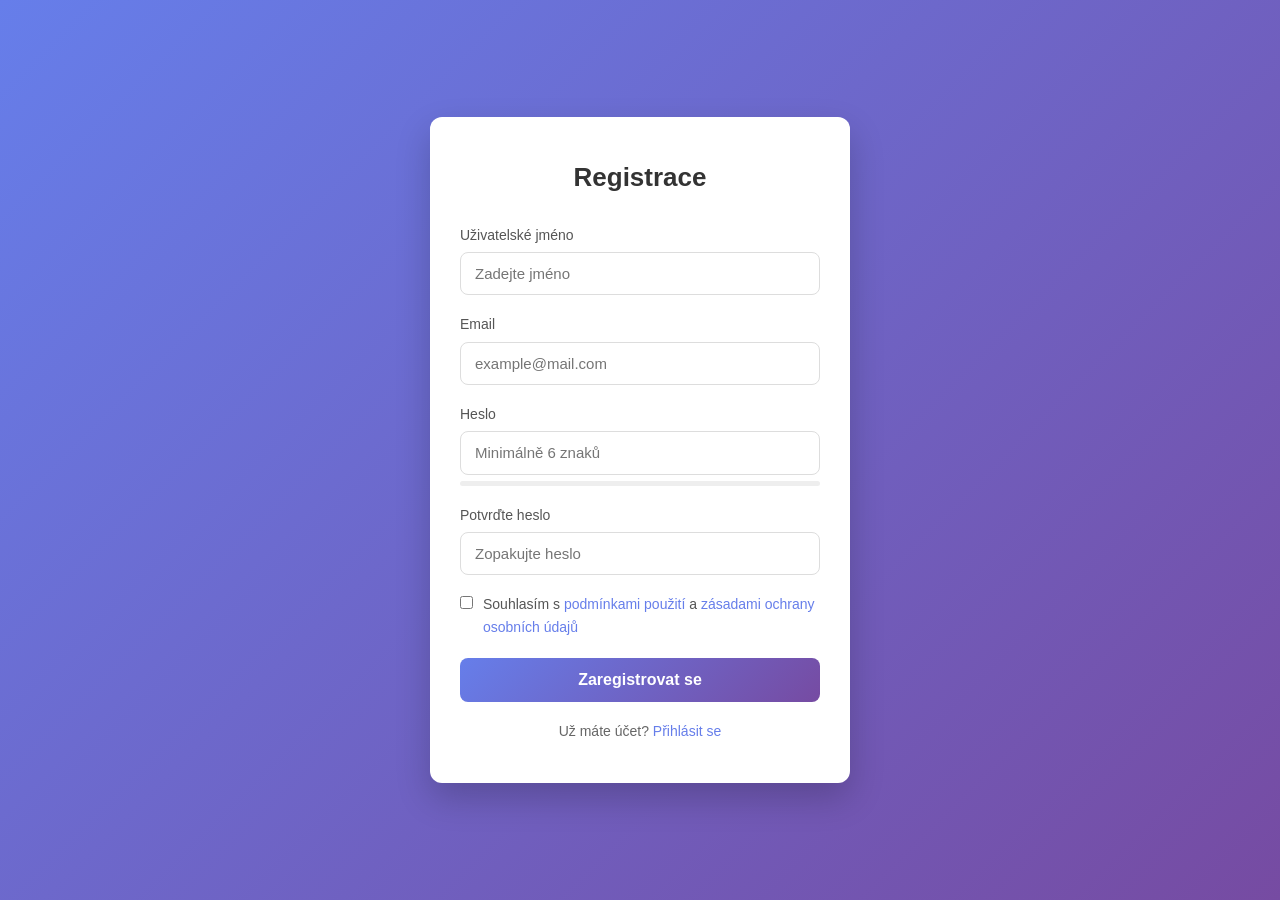
<file: sign-up.html>
<!DOCTYPE html>
<html lang="cs">
<head>
    <meta charset="UTF-8">
    <meta name="viewport" content="width=device-width, initial-scale=1.0">
    <link rel="stylesheet" href="css/normalize.css">
    <link rel="stylesheet" href="css/reset.css">
    <link rel="stylesheet" href="css/style.css">
    <link rel="stylesheet" href="css/sign-up.css">
    <title data-i18n="signup.pageTitle">Registrace</title>
</head>
<body>
    <div class="register-container">
        <h2 data-i18n="signup.title">Регистрация</h2>
        <form id="registerForm" novalidate>
            <div class="form-group">
                <label for="username" data-i18n="signup.username">Имя пользователя</label>
                <input type="text" id="username" name="username"
                       data-i18n-placeholder="signup.usernamePh"
                       placeholder="Введите имя">
                <div class="error-message" id="usernameError"
                     data-i18n="signup.usernameError">Минимум 3 символа</div>
            </div>
            <div class="form-group">
                <label for="email" data-i18n="signup.email">Email</label>
                <input type="email" id="email" name="email"
                       data-i18n-placeholder="signup.emailPh"
                       placeholder="example@mail.com">
                <div class="error-message" id="emailError"
                     data-i18n="signup.emailError">Введите корректный email</div>
            </div>
            <div class="form-group">
                <label for="password" data-i18n="signup.password">Пароль</label>
                <input type="password" id="password" name="password"
                       data-i18n-placeholder="signup.passwordPh"
                       placeholder="Минимум 6 символов">
                <div class="password-strength">
                    <div class="password-strength-bar" id="strengthBar"></div>
                </div>
                <div class="error-message" id="passwordError"
                     data-i18n="signup.passwordError">Минимум 6 символов</div>
            </div>
            <div class="form-group">
                <label for="confirmPassword" data-i18n="signup.confirmPassword">Подтвердите пароль</label>
                <input type="password" id="confirmPassword" name="confirmPassword"
                       data-i18n-placeholder="signup.confirmPasswordPh"
                       placeholder="Повторите пароль">
                <div class="error-message" id="confirmError"
                     data-i18n="signup.confirmError">Пароли не совпадают</div>
            </div>
            <div class="checkbox-group">
                <input type="checkbox" id="terms">
                <label for="terms" style="margin:0; font-weight: normal;">
                    <span data-i18n="signup.termsPrefix">Я согласен с</span>
                    <a href="#" data-i18n="signup.termsLink">условиями использования</a>
                    <span data-i18n="signup.termsAnd">и</span>
                    <a href="#" data-i18n="signup.privacyLink">политикой конфиденциальности</a>
                </label>
            </div>
            <div class="error-message" id="termsError"
                 style="margin-top:-15px; margin-bottom:10px;"
                 data-i18n="signup.termsError">Необходимо согласие</div>
            <button type="submit" data-i18n="signup.submit">Зарегистрироваться</button>
            <div class="success-message" id="successMessage"
                 data-i18n="signup.success">✅ Регистрация успешно завершена!</div>
        </form>
        <div class="login-link">
            <span data-i18n="signup.haveAccount">Уже есть аккаунт?</span>
            <a href="#" data-i18n="signup.login">Войти</a>
        </div>
    </div>

    <!-- i18n ДО логики формы -->
    <script type="module" src="js/i18next.js"></script>
    <script type="module" src="js/sign-up.js"></script>
</body>
</html>
</file>
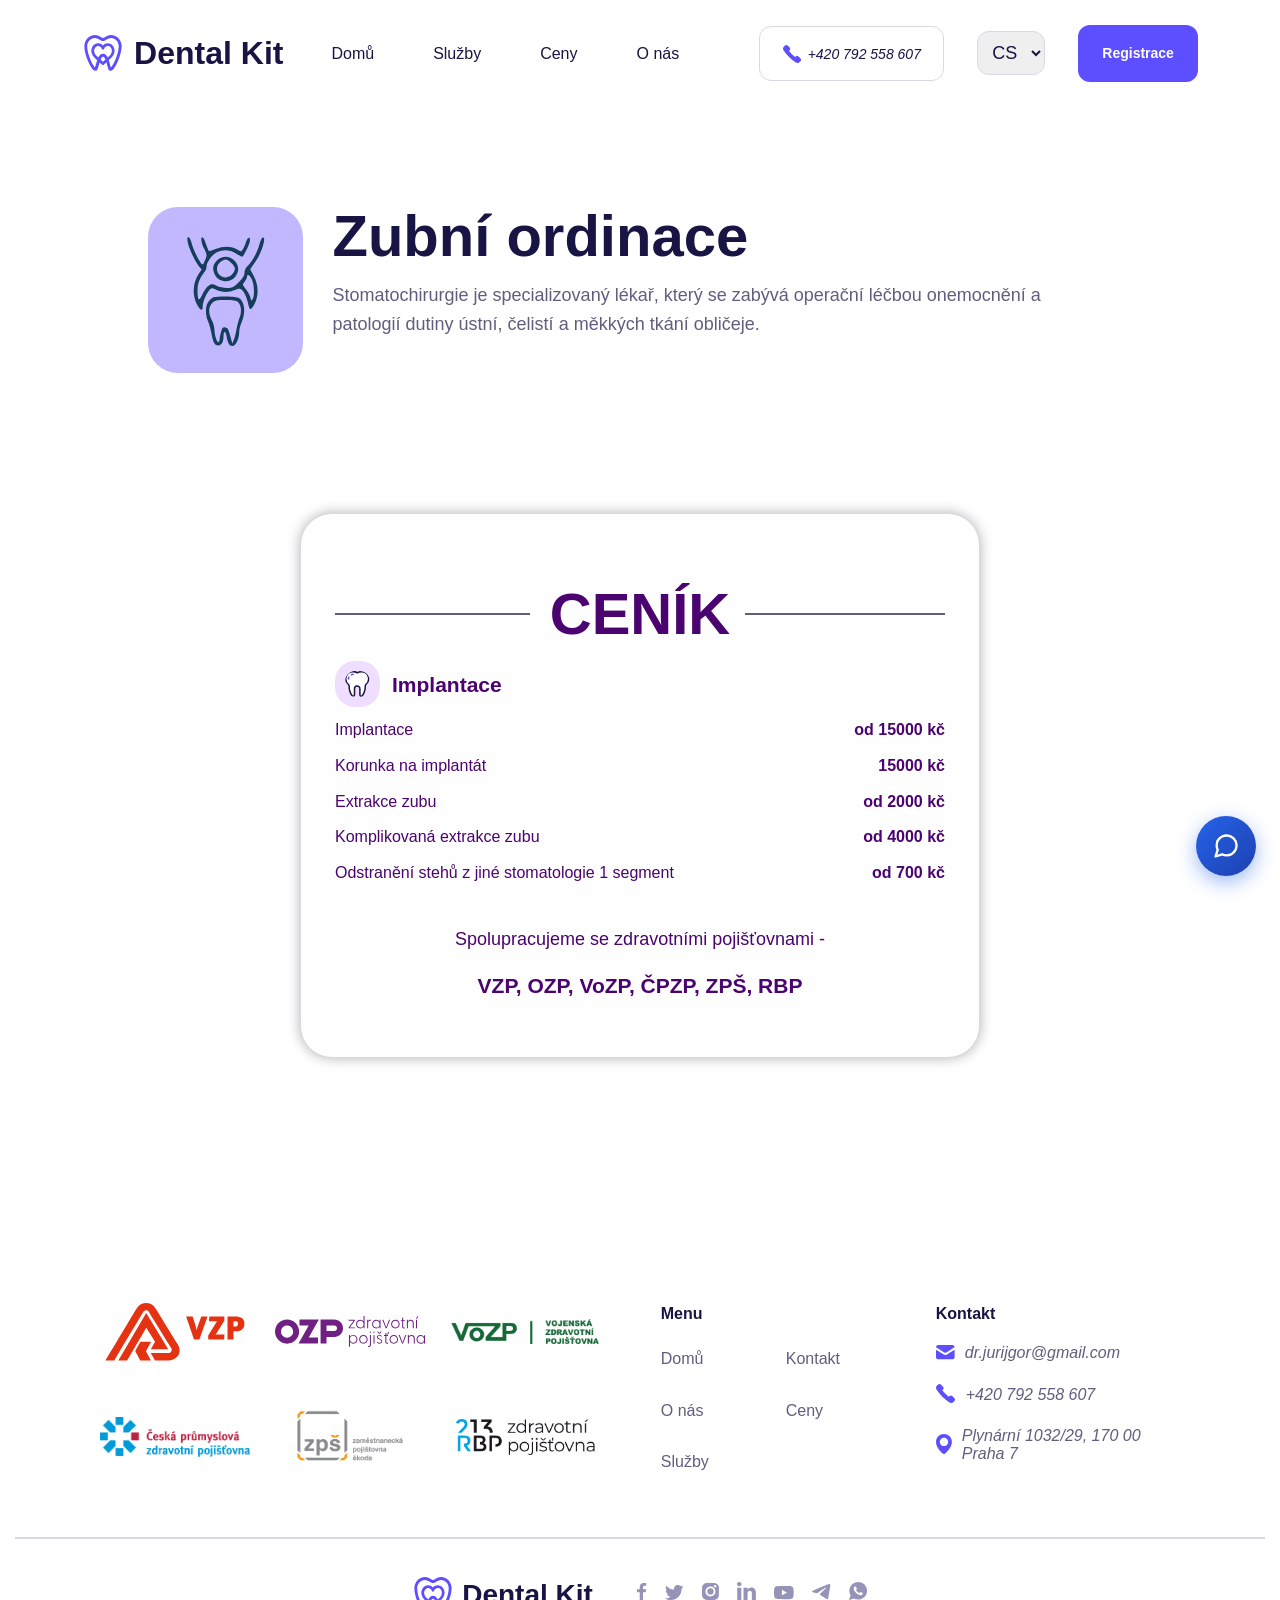
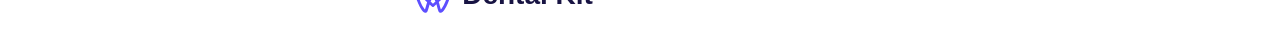
<file: Surgery.html>
<!DOCTYPE html>
<html lang="en">
<head>
    <meta charset="UTF-8">
    <meta name="viewport" content="width=device-width, initial-scale=1.0">
    <link rel="stylesheet" href="./css/normalize.css">
    <link rel="stylesheet" href="./css/reset.css">
    <link rel="stylesheet" href="./css/style.css">
    <link rel="stylesheet" href="css/chat-widget.css">
    <link rel="stylesheet" href="./css/Surgery.css">
    <title>Dental Kit</title>
</head>
<body>
    <!-- Header -->
    <header class="header">
        <div class="container">
            <div class="header-inner">
                <nav class="nav">
                    <a class="nav-link" href="./index.html">
                        <img class="nav-logo" src="./images/LogoIcon.svg" alt="Logo Icon">
                        <p class="nav-text">Dental Kit</p>
                    </a>
                    <ul class="header-list">
                        <li class="header-item">
                            <a class="header-link" href="./index.html" data-i18n="nav.home">Home</a>
                        </li>
                        <li class="header-item">
                            <a class="header-link" href="./services.html" data-i18n="nav.services">Services</a>
                        </li>
                        <li class="header-item">
                            <a class="header-link" href="./plans.html" data-i18n="nav.prices">Prices</a>
                        </li>
                        <li class="header-item">
                            <a class="header-link" href="./about.html" data-i18n="nav.about">About Us</a>
                        </li>
                    </ul>
                </nav>
                <div class="address-box">
                    <address class="header-address">
                        <ul class="header-address_list">
                            <li class="header-address_item">
                                <a class="header-address_link" href="tel:+420792558607">
                                    <img src="./images/PhoneIcon.svg" alt="">
                                    +420 792 558 607
                                </a>
                            </li>
                        </ul>
                    </address>
                    <select id="langSelect" class="lang-select">
                        <option value="cs">CS</option>
                        <option value="uk">UA</option>
                        <option value="en">EN</option>
                    </select>
                    <button class="header-btn" data-i18n="nav.bookNow">Book Now</button>
                </div>
            </div>
        </div>
    </header>
    <!-- Main -->
    <main class="main">
        <!-- Service Single -->
        <section class="section-sericeSingle">
            <div class="container">
                <div class="wrapper-single">
                    <div class="single-cosmetic">
                        <img class="single_img" src="./images/icon_3.svg" alt="Dental Surgery">
                        <span>
                            <h2 class="single-title" data-i18n="single.surgery.title">Dental Surgery</h2>
                            <p class="single-text" data-i18n="single.surgery.intro">
                            Стоматолог-хірург — це лікар-спеціаліст, який займається оперативним лікуванням 
                            захворювань і патологій ротової порожнини, щелеп та м'яких тканин обличчя.
                            </p>
                        </span>
                    </div>
                    <div class="plans-standard">
                        <span class="plans-standard_span" data-i18n="plans.priceList">ЦІННИК</span>
                        <ul class="plans-standard_list">
                            <li class="plans-standard__item">
                                <div>
                                    <img src="./images/standard.svg" alt="Vector">
                                    <h4 data-i18n="plans.service.implantation">Імплантація</h4>
                                </div>
                                <span class="plans_price">
                                    <p data-i18n="plans.service.implant">Імплантація</p>
                                    <p class="plans-price"><span data-i18n="plans.service.from">від</span> 15000 kč</p>
                                </span>
                                <span class="plans_price">
                                    <p data-i18n="plans.service.crownOnImplant">Коронка на імплантат</p>
                                    <p class="plans-price">15000 kč</p>
                                </span>
                                 <span class="plans_price">
                                    <p data-i18n="plans.service.crownToothExtraction">Видалення зуба</p>
                                    <p class="plans-price"><span data-i18n="plans.service.from">від</span> 2000 kč</p>
                                </span>
                                <span class="plans_price">
                                    <p data-i18n="plans.service.crownComplicatedToothExtraction">Ускладнене видалення зуба</p>
                                    <p class="plans-price"><span data-i18n="plans.service.from">від</span> 4000 kč</p>
                                </span>
                                <span class="plans_price">
                                    <p data-i18n="plans.service.crownSutureRemoval">Зняття швів з іншої стоматології за один сегмент</p>
                                    <p class="plans-price"><span data-i18n="plans.service.from">від</span> 700 kč</p>
                                </span>
                            </li>
                        </ul>
                        <div class="health_insurance">
                            <p data-i18n="plans.insurance.text">Ми співпрацюємо з медичними страховими компаніями - </p>
                            <p class="health__insurance">VZP, OZP, VoZP, ČPZP, ZPŠ, RBP</p>
                        </div>
                    </div>
                </div>
            </div>
        </section>
    </main>
    <!-- Footer -->
    <footer class="footer">
        <div class="container">
            <div class="wrapper-footer">
                <div class="subscribe">
                    <a href="https://www.vzp.cz/">
                        <img src="images/VZP.svg" alt="">
                    </a>
                    <a href="https://www.ozp.cz/">
                        <img src="images/OZP.svg" alt="">
                    </a>
                    <a href="https://www.vozp.cz/">
                        <img src="images/VoZP.png" alt="">
                    </a>
                    <a href="https://cpzp.cz/">
                        <img src="images/czpz_office_barvy.png" alt="">
                    </a>
                    <a href="https://www.zpskoda.cz/">
                        <img src="images/ZPS.png" alt="">
                    </a>
                    <a href="https://www.rbp213.cz/">
                        <img src="images/rbp.png" alt="">
                    </a>
                </div>
                <div class="footer-menu">
                    <div class="menu">
                        <p class="menu-text" data-i18n="footer.menu">Menu</p>
                        <div class="menu-box">
                            <ul class="menu-list">
                                <li class="menu-item">
                                    <a class="menu-link" href="./index.html" data-i18n="nav.home">Home</a>
                                </li>
                                <li class="menu-item">
                                    <a class="menu-link" href="./about.html" data-i18n="nav.about">About Us</a>
                                </li>
                                <li class="menu-item">
                                    <a class="menu-link" href="./services.html" data-i18n="nav.services">Services</a>
                                </li>
                            </ul>
                            <ul class="menu_list">
                                <li class="menu_item">
                                    <a class="menu_link" href="./contact.html" data-i18n="footer.contactPage">Contact</a>
                                </li>
                                <li class="menu_item">
                                    <a class="menu_link" href="./plans.html" data-i18n="nav.prices"
                                        data-i18n="footer.plans">Plans</a>
                                </li>
                            </ul>
                        </div>
                    </div>
                    <div class="contact">
                        <p class="contact-text" data-i18n="footer.contact">Contact</p>
                        <address class="contact-address">
                            <ul class="contact-list">
                                <li class="contact-item">
                                    <a class="contact-link" href="mailto:dr.jurijgor@gmail.com">
                                        <img src="./images/contacticon.svg" alt="Email Icon">
                                        dr.jurijgor@gmail.com
                                    </a>
                                </li>
                                <li class="contact-item">
                                    <a class="contact-link" href="tel:+420792558607">
                                        <img src="./images/PhoneIcon.svg" alt="Phone Icon">
                                        +420 792 558 607
                                    </a>
                                </li>
                                <li class="contact-item">
                                    <img src="./images/point.svg" alt="">
                                    <p data-i18n="footer.address">Plynarni 1032/29, 170 00 Praha 7</p>
                                </li>
                            </ul>
                        </address>
                    </div>
                </div>
            </div>
            <div class="footer-box">
                <ul class="footer-box_list">
                    <li class="footer-box_item">
                        <a class="footer-box__link" href="./index.html">
                            <img class="footer-box_logo" src="./images/LogoIcon.svg" alt="Logo Icon">
                            <p class="footer-box_text">Dental Kit</p>
                        </a>
                    </li>
                    <div class="footer__box">
                        <li class="footer-box_item">
                            <a class="footer-box_link" href="https://www.facebook.com/people/Dental-Kit/61594747592920/">
                                <img class="footer-box_img" src="./images/social/facebook.svg" alt="Facebook">
                            </a>
                        </li>
                        <li class="footer-box_item">
                            <a class="footer-box_link" href="">
                                <img class="footer-box_img" src="./images/social/twitter.svg" alt="Twitter">
                            </a>
                        </li>
                        <li class="footer-box_item">
                            <a class="footer-box_link" href="https://www.instagram.com/dentalkit_prague">
                                <img class="footer-box_img" src="./images/social/instagram.svg" alt="Instagram">
                            </a>
                        </li>
                        <li class="footer-box_item">
                            <a class="footer-box_link" href="">
                                <img class="footer-box_img" src="./images/social/linkedln.svg" alt="Linkedln">
                            </a>
                        </li>
                        <li class="footer-box_item">
                            <a class="footer-box_link" href="">
                                <img class="footer-box_img" src="./images/social/youtube.svg" alt="YouTube">
                            </a>
                        </li>
                        <li class="footer-box_item">
                            <a class="footer-box_link" href="">
                                <img class="footer-box_img" src="./images/social/telegram.svg" alt="Telegram">
                            </a>
                        </li>
                        <li class="footer-box_item">
                            <a class="footer-box_link" href="">
                                <img class="footer-box_img" src="./images/social/whatsapp.svg" alt="WhatsApp">
                            </a>
                        </li>
                    </div>
                </ul>
            </div>
        </div>
    </footer>

    <!-- AI Chat Widget — сюда копируете ВСЁ содержимое chat-widget.html -->
    <button id="cw-btn" aria-label="Chat">
        <svg viewBox="0 0 24 24" fill="none" stroke="currentColor" stroke-width="2"
            stroke-linecap="round" stroke-linejoin="round">
            <path
                d="M21 11.5a8.38 8.38 0 0 1-.9 3.8 8.5 8.5 0 0 1-7.6 4.7 8.38 8.38 0 0 1-3.8-.9L3 21l1.9-5.7a8.38 8.38 0 0 1-.9-3.8 8.5 8.5 0 0 1 4.7-7.6 8.38 8.38 0 0 1 3.8-.9h.5a8.48 8.48 0 0 1 8 8v.5z">
            </path>
        </svg>
    </button>
    <div id="cw-panel" role="dialog" aria-label="AI assistant">
        <div id="cw-head">
            <div id="cw-ava">
                <svg viewBox="0 0 24 24" fill="none" stroke="currentColor" stroke-width="2"
                    stroke-linecap="round" stroke-linejoin="round">
                    <path d="M20 21v-2a4 4 0 0 0-4-4H8a4 4 0 0 0-4 4v2"></path>
                    <circle cx="12" cy="7" r="4"></circle>
                </svg>
            </div>
            <div>
                <div class="cw-ttl">Алина</div>
                <div class="cw-sub"><span class="cw-dot"></span>Онлайн</div>
            </div>
            <button id="cw-close" aria-label="Close">&times;</button>
        </div>
        <div id="cw-msgs"></div>
        <div id="cw-input-row">
            <input id="cw-input" type="text" placeholder="Напишите сообщение..." autocomplete="off" />
            <button id="cw-send" aria-label="Send">
                <svg viewBox="0 0 24 24" fill="none" stroke="currentColor"
                    stroke-width="2" stroke-linecap="round" stroke-linejoin="round">
                    <line x1="22" y1="2" x2="11" y2="13"></line>
                    <polygon points="22 2 15 22 11 13 2 9 22 2"></polygon>
                </svg>
            </button>
        </div>
    </div>

    <!-- Translation script -->
    <script type="module" src="js/i18next.js"></script>
    <script type="module" src="js/chat-widget.js"></script>
    <script type="module" src="js/booking-calendar.js"></script>
</body>
</html>
</file>
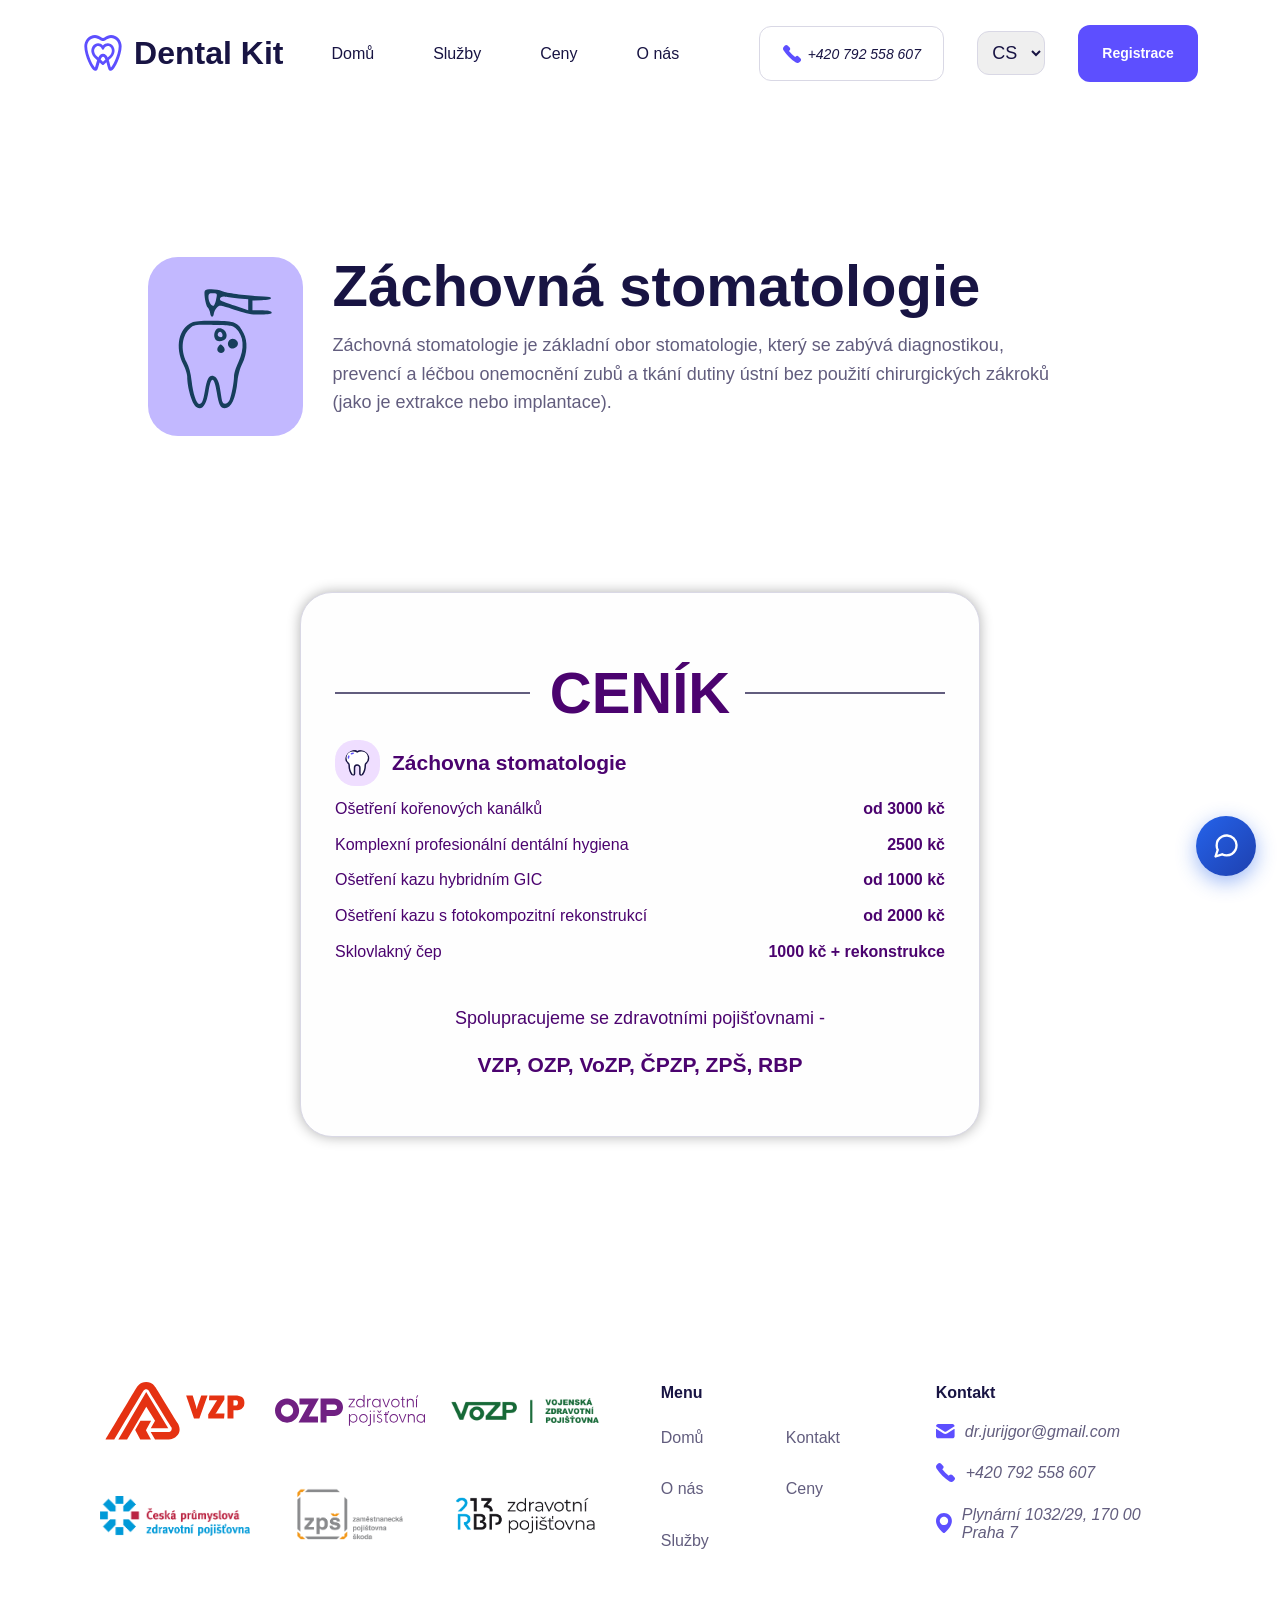
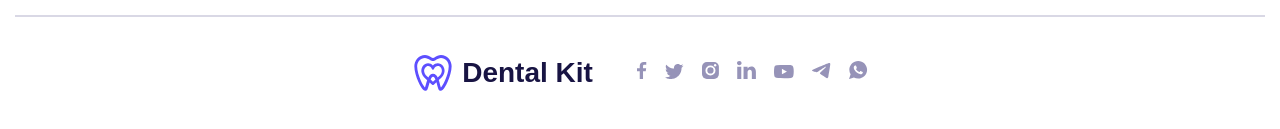
<file: TherapeuticDentistry.html>
<!DOCTYPE html>
<html lang="en">
<head>
    <meta charset="UTF-8">
    <meta name="viewport" content="width=device-width, initial-scale=1.0">
    <link rel="stylesheet" href="./css/normalize.css">
    <link rel="stylesheet" href="./css/reset.css">
    <link rel="stylesheet" href="./css/style.css">
    <link rel="stylesheet" href="css/chat-widget.css">
    <link rel="stylesheet" href="./css/TherapeuticDentistry.css">
    <title>Dental Kit</title>
</head>
<body>
    <!-- Header -->
    <header class="header">
        <div class="container">
            <div class="header-inner">
                <nav class="nav">
                    <a class="nav-link" href="./index.html">
                        <img class="nav-logo" src="./images/LogoIcon.svg" alt="Logo Icon">
                        <p class="nav-text">Dental Kit</p>
                    </a>
                    <ul class="header-list">
                        <li class="header-item">
                            <a class="header-link" href="./index.html" data-i18n="nav.home">Home</a>
                        </li>
                        <li class="header-item">
                            <a class="header-link" href="./services.html" data-i18n="nav.services">Services</a>
                        </li>
                        <li class="header-item">
                            <a class="header-link" href="./plans.html" data-i18n="nav.prices">Prices</a>
                        </li>
                        <li class="header-item">
                            <a class="header-link" href="./about.html" data-i18n="nav.about">About Us</a>
                        </li>
                    </ul>
                </nav>
                <div class="address-box">
                    <address class="header-address">
                        <ul class="header-address_list">
                            <li class="header-address_item">
                                <a class="header-address_link" href="tel:+420792558607">
                                    <img src="./images/PhoneIcon.svg" alt="">
                                    +420 792 558 607
                                </a>
                            </li>
                        </ul>
                    </address>
                    <select id="langSelect" class="lang-select">
                        <option value="cs">CS</option>
                        <option value="uk">UA</option>
                        <option value="en">EN</option>
                    </select>
                    <button class="header-btn" data-i18n="nav.bookNow">Book Now</button>
                </div>
            </div>
        </div>
    </header>
    <!-- Main -->
    <main class="main">
        <!-- Service Single -->
        <section class="section-sericeSingle">
            <div class="container">
                <div class="wrapper-single">
                    <div class="single-cosmetic">
                        <img class="single_img" src="./images/icon_4.svg" alt="Therapeutic Dentistry">
                        <span>
                            <h2 class="single-title" data-i18n="single.therapeutic.title">Therapeutic Dentistry</h2>
                            <p class="single-text" data-i18n="single.therapeutic.intro">
                                Терапевтична стоматологія — це базовий розділ стоматології, який займається діагностикою, 
                                профілактикою та лікуванням захворювань зубів і тканин порожнини рота без використання хірургічних операцій 
                                (таких як видалення чи імплантація).
                            </p>
                        </span>
                    </div>
                    <div class="plans-standard">
                        <span class="plans-standard_span" data-i18n="plans.priceList">ЦІННИК</span>
                        <ul class="plans-standard_list">
                            <li class="plans-standard__item">
                                <div>
                                    <img src="./images/standard.svg" alt="Vector">
                                    <h4 data-i18n="plans.service.therapy">Профілактика</h4>
                                </div>
                                <span class="plans_price">
                                    <p data-i18n="plans.service.consultNoIns">Лікування кореневих каналів</p>
                                    <p class="plans-price"><span data-i18n="plans.service.from">від</span> 3000 kč</p>
                                </span>
                                <span class="plans_price">
                                    <p class="plans-hygiene" data-i18n="plans.service.hygiene">Комплексна професійна дентальна гігієна</p>
                                    <p class="plans-price">2500 kč</p>
                                </span>
                                <span class="plans_price">
                                    <p data-i18n="plans.service.cariesGIC">Лікування карієсу гібридним GIC</p>
                                    <p class="plans-price"><span data-i18n="plans.service.from">від</span> 1000 kč</p>
                                </span>
                                <span class="plans_price">
                                    <p class="plans-caries" data-i18n="plans.service.cariesComposite">Лікування карієсу з реставрацією з фотокомпозиту</p>
                                    <p class="plans-price"><span data-i18n="plans.service.from">від</span> 2000 kč</p>
                                </span>
                                <span class="plans_price">
                                    <p data-i18n="plans.service.fiberPost">Скловолоконний штифт</p>
                                    <p class="plans-price">1000 kč <span data-i18n="plans.service.plusRestoration">+ реставрація</span></p>
                                </span>
                            </li>
                        </ul>
                        <div class="health_insurance">
                            <p data-i18n="plans.insurance.text">Ми співпрацюємо з медичними страховими компаніями - </p>
                            <p class="health__insurance">VZP, OZP, VoZP, ČPZP, ZPŠ, RBP</p>
                        </div>
                    </div>
                </div>
            </div>
        </section>
    </main>
    <!-- Footer -->
    <footer class="footer">
        <div class="container">
            <div class="wrapper-footer">
                <div class="subscribe">
                    <a href="https://www.vzp.cz/">
                        <img src="images/VZP.svg" alt="">
                    </a>
                    <a href="https://www.ozp.cz/">
                        <img src="images/OZP.svg" alt="">
                    </a>
                    <a href="https://www.vozp.cz/">
                        <img src="images/VoZP.png" alt="">
                    </a>
                    <a href="https://cpzp.cz/">
                        <img src="images/czpz_office_barvy.png" alt="">
                    </a>
                    <a href="https://www.zpskoda.cz/">
                        <img src="images/ZPS.png" alt="">
                    </a>
                    <a href="https://www.rbp213.cz/">
                        <img src="images/rbp.png" alt="">
                    </a>
                </div>
                <div class="footer-menu">
                    <div class="menu">
                        <p class="menu-text" data-i18n="footer.menu">Menu</p>
                        <div class="menu-box">
                            <ul class="menu-list">
                                <li class="menu-item">
                                    <a class="menu-link" href="./index.html" data-i18n="nav.home">Home</a>
                                </li>
                                <li class="menu-item">
                                    <a class="menu-link" href="./about.html" data-i18n="nav.about">About Us</a>
                                </li>
                                <li class="menu-item">
                                    <a class="menu-link" href="./services.html" data-i18n="nav.services">Services</a>
                                </li>
                            </ul>
                            <ul class="menu_list">
                                <li class="menu_item">
                                    <a class="menu_link" href="./contact.html" data-i18n="footer.contactPage">Contact</a>
                                </li>
                                <li class="menu_item">
                                    <a class="menu_link" href="./plans.html" data-i18n="nav.prices"
                                        data-i18n="footer.plans">Plans</a>
                                </li>
                            </ul>
                        </div>
                    </div>
                    <div class="contact">
                        <p class="contact-text" data-i18n="footer.contact">Contact</p>
                        <address class="contact-address">
                            <ul class="contact-list">
                                <li class="contact-item">
                                    <a class="contact-link" href="mailto:dr.jurijgor@gmail.com">
                                        <img src="./images/contacticon.svg" alt="Email Icon">
                                        dr.jurijgor@gmail.com
                                    </a>
                                </li>
                                <li class="contact-item">
                                    <a class="contact-link" href="tel:+420792558607">
                                        <img src="./images/PhoneIcon.svg" alt="Phone Icon">
                                        +420 792 558 607
                                    </a>
                                </li>
                                <li class="contact-item">
                                    <img src="./images/point.svg" alt="">
                                    <p data-i18n="footer.address">Plynarni 1032/29, 170 00 Praha 7</p>
                                </li>
                            </ul>
                        </address>
                    </div>
                </div>
            </div>
            <div class="footer-box">
                <ul class="footer-box_list">
                    <li class="footer-box_item">
                        <a class="footer-box__link" href="./index.html">
                            <img class="footer-box_logo" src="./images/LogoIcon.svg" alt="Logo Icon">
                            <p class="footer-box_text">Dental Kit</p>
                        </a>
                    </li>
                    <div class="footer__box">
                        <li class="footer-box_item">
                            <a class="footer-box_link" href="https://www.facebook.com/people/Dental-Kit/61594747592920/">
                                <img class="footer-box_img" src="./images/social/facebook.svg" alt="Facebook">
                            </a>
                        </li>
                        <li class="footer-box_item">
                            <a class="footer-box_link" href="">
                                <img class="footer-box_img" src="./images/social/twitter.svg" alt="Twitter">
                            </a>
                        </li>
                        <li class="footer-box_item">
                            <a class="footer-box_link" href="https://www.instagram.com/dentalkit_prague">
                                <img class="footer-box_img" src="./images/social/instagram.svg" alt="Instagram">
                            </a>
                        </li>
                        <li class="footer-box_item">
                            <a class="footer-box_link" href="">
                                <img class="footer-box_img" src="./images/social/linkedln.svg" alt="Linkedln">
                            </a>
                        </li>
                        <li class="footer-box_item">
                            <a class="footer-box_link" href="">
                                <img class="footer-box_img" src="./images/social/youtube.svg" alt="YouTube">
                            </a>
                        </li>
                        <li class="footer-box_item">
                            <a class="footer-box_link" href="">
                                <img class="footer-box_img" src="./images/social/telegram.svg" alt="Telegram">
                            </a>
                        </li>
                        <li class="footer-box_item">
                            <a class="footer-box_link" href="">
                                <img class="footer-box_img" src="./images/social/whatsapp.svg" alt="WhatsApp">
                            </a>
                        </li>
                    </div>
                </ul>
            </div>
        </div>
    </footer>

    <!-- AI Chat Widget — сюда копируете ВСЁ содержимое chat-widget.html -->
    <button id="cw-btn" aria-label="Chat">
        <svg viewBox="0 0 24 24" fill="none" stroke="currentColor" stroke-width="2"
            stroke-linecap="round" stroke-linejoin="round">
            <path
                d="M21 11.5a8.38 8.38 0 0 1-.9 3.8 8.5 8.5 0 0 1-7.6 4.7 8.38 8.38 0 0 1-3.8-.9L3 21l1.9-5.7a8.38 8.38 0 0 1-.9-3.8 8.5 8.5 0 0 1 4.7-7.6 8.38 8.38 0 0 1 3.8-.9h.5a8.48 8.48 0 0 1 8 8v.5z">
            </path>
        </svg>
    </button>
    <div id="cw-panel" role="dialog" aria-label="AI assistant">
        <div id="cw-head">
            <div id="cw-ava">
                <svg viewBox="0 0 24 24" fill="none" stroke="currentColor" stroke-width="2"
                    stroke-linecap="round" stroke-linejoin="round">
                    <path d="M20 21v-2a4 4 0 0 0-4-4H8a4 4 0 0 0-4 4v2"></path>
                    <circle cx="12" cy="7" r="4"></circle>
                </svg>
            </div>
            <div>
                <div class="cw-ttl">Алина</div>
                <div class="cw-sub"><span class="cw-dot"></span>Онлайн</div>
            </div>
            <button id="cw-close" aria-label="Close">&times;</button>
        </div>
        <div id="cw-msgs"></div>
        <div id="cw-input-row">
            <input id="cw-input" type="text" placeholder="Напишите сообщение..." autocomplete="off" />
            <button id="cw-send" aria-label="Send">
                <svg viewBox="0 0 24 24" fill="none" stroke="currentColor"
                    stroke-width="2" stroke-linecap="round" stroke-linejoin="round">
                    <line x1="22" y1="2" x2="11" y2="13"></line>
                    <polygon points="22 2 15 22 11 13 2 9 22 2"></polygon>
                </svg>
            </button>
        </div>
    </div>

    <!-- Translation script -->
    <script type="module" src="js/i18next.js"></script>
    <script type="module" src="js/chat-widget.js"></script>
    <script type="module" src="js/booking-calendar.js"></script>
</body>
</html>
</file>
<file: css/style.css>
html 
{
    padding: 0;
    margin: 0;
    box-sizing: border-box;
}

*,
*::after,
*::before 
{
    box-sizing: inherit;
}

a
{
    color: inherit;
    text-decoration: none;
}

button 
{
    padding: 0;
    border: none;
    background-color: transparent;
    /* text-transform: uppercase; */
    cursor: pointer;
}

ul,
ol
{
    list-style-type: none;
}

body 
{
    font-family: "Plus Jakarta Sans", sans-serif;
    font-weight: 400; 
    font-size: 18px;
    line-height: 1.6;
    /* color: var(--colors-Neutral-100); */
}

@font-face {
    font-family: "Plus Jakarta Sans", sans-serif;
    src: url("../fonts/PlusJakartaSans-Regular.ttf") format("ttf");
    src: url("../fonts/PlusJakartaSans-Medium.ttf") format("ttf");
    src: url("../fonts/PlusJakartaSans-Bold.ttf") format("ttf");
}

:root 
{
    --colors-Primary-Accent: #5D4FFF;
    --colors-Secondary-100: #F2F1FE;
    --colors-Secondary-600: #C2B8FF;
    --colors-Neutral-100: #FFFFFF;
    --colors-Neutral-200: #FAF9FC;
    --colors-Neutral-300: #EFEEF6;
    --colors-Neutral-400: #D9D8E5;
    --colors-Neutral-500: #9693B8;
    --colors-Neutral-600: #625D7E;
    --colors-Neutral-700: #1E1B42;
    --colors-Neutral-800: #181443;
    --cubic: 250ms cubic-bezier(0.4, 0, 0.2, 1);
    --box-shadow: 0 0 0.7em rgba(0, 0, 0, 0.3);
}
.container
{
    max-width: 1440px;
    padding: 0 15px;
    margin: 0 auto;
}

/* =============================== Header ============================= */
.header-inner
{
    display: flex;
    align-items: center;
    justify-content: space-evenly;
    padding: 25px 0;
    flex-wrap: wrap;
}
.nav
{
    display: flex;
    align-items: center;
    justify-content: center;
    gap: 35px;
}
.nav-link
{
    display: flex;
    align-items: center;
    justify-content: center;
    gap: 10px;
}
.nav-logo
{
    width: 42px;
}
.nav-text
{
    font-weight: 700;
    font-size: 32px;
    line-height: 1;
    color: var(--colors-Neutral-800);
}
.address-box
{
    display: flex;
    align-items: center;
    justify-content: center;
    gap: 33px;
}
.header-list
{
    display: flex;
    align-items: center;
    justify-content: center;
    gap: 33px;
}
.header-item
{
    font-size: 16px;
    color: var(--colors-Neutral-800);
    border-radius: 8px;
    padding: 10px 13px;
    transition-timing-function: var(--cubic)
}
.header_link
{
    display: flex;
    align-items: center;
    justify-content: center;
    gap: 8px;
}
.header-address_list
{
    font-size: 14px;
    line-height: 1.2;
    color: var(--colors-Neutral-800);
    border-radius: 12px;
    border: 1px solid var(--colors-Neutral-400);
    padding: 18px 20px;
    width: 185px;
    height: 55px;
}
.header-address_link
{
    display: flex;
    align-items: center;
    justify-content: center;
    gap: 6px;
}
.header-address_link img 
{
    width: 19px;
}
.header-btn
{
    font-weight: 700;
    font-size: 14px;
    line-height: 1.2;
    border-radius: 12px;
    padding: 20px 24px;
    color: var(--colors-Neutral-100);
    background-color: var(--colors-Primary-Accent)
}
.header-item:is(:hover, :focus, :active)
{
    font-weight: 700;
    font-size: 16px;
    line-height: 1.1;
    color: var(--colors-Primary-Accent);
    background-color: var(--colors-Secondary-100);
    border-radius: 8px;
    padding: 10px 13px;
    transition-timing-function: var(--cubic)
}
/* ========================== Section Clinic ================================ */
.section-clinic
{
    margin-top: 100px;
    margin-bottom: 200px;
}
.clinic-block
{
    display: flex;
    gap: 35px;
    margin-bottom: 50px;
}
.clinic-box
{
    display: flex;
    flex-direction: column;
    justify-content: center;
}
.clinic-title
{
    font-weight: 700;
    font-size: 58px;
    line-height: 1.0;
    color: var(--colors-Neutral-800);
    width: 580px;
    margin-bottom: 40px;
}
.clinic-title span
{
    color: var(--colors-Primary-Accent);
}
.clinic-text
{
    width: 100%;
    margin-bottom: 44px;
    color: var(--colors-Neutral-600);
}
.clinic-btn 
{
    font-weight: 700;
    line-height: 1.1;
    padding: 24px;
    border-radius: 12px;
    text-align: center;
    width: 251px;
    height: 68px;
    color: var(--colors-Neutral-100);
    background-color: var(--colors-Primary-Accent);
}
/* ===================================== Block Services ================================= */
.block-services
{
    display: flex;
    align-items: center;
    justify-content: space-around;
    flex-wrap: wrap;
    gap: 10px;
    width: 100%;
    padding: 30px;
    border-radius: 28px;
    border: 1px solid var(--colors-Neutral-100);
    background-color: var(--colors-Neutral-100);
    box-shadow: var(--box-shadow);
}
.box-contant_img
{
    width: 62px;
    padding: 18px 14px;
    border-radius: 20px;
    background-color: var(--colors-Primary-Accent);
}
.box-open-hours_img
{
    width: 62px;
    padding: 12px;
    border-radius: 20px;
    background-color: var(--colors-Primary-Accent);
}
.box-contant-services_img
{
    width: 62px;
    padding: 13px 17px;
    border-radius: 20px;
    background-color: var(--colors-Primary-Accent);
}
.box-contact,
.box-contact-open-hours,
.box-contact-services
{
    display: flex;
    align-items: center;
    gap: 0 16px;
}
.box-contact_text,
.box-open-hours_text,
.box-contact-services_text
{
    font-weight: 700;
    font-size: 20px;
    line-height: 1.2;
    color: var(--colors-Neutral-800);
    width: 180px;
    margin-bottom: 9px;
}
.box-open-hours_item
{
    width: 233px;
}
.box-contact_link
{
    font-size: 16px;
    color: var(--colors-Neutral-600);
}
.box-contact__link
{
    font-weight: 700;
    font-size: 16px;
    line-height: 1.1;
    white-space: nowrap;
    color: var(--colors-Primary-Accent);
    border-bottom: 2px solid var(--colors-Primary-Accent);
}
.box-open-hours_link span
{
    font-weight: 700;
    font-size: 16px;
    line-height: 1.1;
    color: var(--colors-Primary-Accent);
}
.box-open-hours_link
{
    font-size: 16px;
    color: var(--colors-Neutral-600);
}
.box-contact-services_item
{
    width: 220px;
}
.box-contact-services_link
{
    font-size: 16px;
    color: var(--colors-Neutral-600);
    margin-bottom: 6px;
}
.box-contact-services_link:hover,
.box-contact_link:hover,
.contact-link:hover,
.contactUs_link:hover,
.menu-item:hover,
.menu_item:hover,
.contact-span p:hover
{
    font-weight: 700;
    color: var(--colors-Primary-Accent);
}
/* ================================ Our Services ========================== */
.our-team_block-link
{
    font-weight: 700;
    font-size: 16px;
    line-height: 1.1;
    padding: 12px 14px;
    border-radius: 8px;
    border: 1px solid var(--colors-Neutral-300);
    color: var(--colors-Primary-Accent);
}
.our-team_dental
{
    display: flex;
    align-items: center;
    justify-content: space-between;
    margin-bottom: 48px;
    gap: 0 10px;
    margin-top: 20px;
}
.our-team_dental-title
{
    font-weight: 700;
    font-size: 38px;
    line-height: 1.2;
    width: 730px;
    color: var(--colors-Neutral-800);
}
.our-team_dental-btn
{
    font-weight: 700;
    line-height: 1.1;
    border-radius: 12px;
    padding: 24px;
    width: 251px;
    height: 68px;
    white-space: nowrap;
    text-align: center;
    color: var(--colors-Neutral-100);
    background-color: var(--colors-Primary-Accent);
}
.services__block
{
    display: flex;
    align-items: center;
    justify-content: space-evenly;
    gap: 50px;
    flex-wrap: wrap;
}
.services_block
{
    display: flex;
    flex-direction: column;
    border-radius: 32px;
    width: 465px;
    border: 1px solid var(--colors-Neutral-400);
    box-shadow: var(--box-shadow);
}
.services-treatment_img
{
    padding: 35px 147px 55px 150px;
    border-radius: 32px 32px 0 0;
    background-color: var(--colors-Secondary-600);
}
.services-prosthetic_img
{
    padding: 35px 159px 35px 158px;
    border-radius: 32px 32px 0 0;
    background-color: var(--colors-Secondary-600);
}
.services-surgery_img
{
    padding: 33px 133px 33px 131px;
    border-radius: 32px 32px 0 0;
    background-color: var(--colors-Secondary-600);
}
.services-prevention_img
{
    padding: 65px 127px 66px 144px;
    border-radius: 32px 32px 0 0;
    background-color: var(--colors-Secondary-600);
}
.services-treatment,
.services-prosthetic,
.services-surgery,
.services-prevention
{
    display: flex;
    flex-direction: column;
    padding: 30px;
}
.services_title
{
    font-weight: 700;
    font-size: 24px;
    line-height: 1.2;
    color: var(--colors-Neutral-800);
    margin-bottom: 15px;
}
.services_text
{
    color: var(--colors-Neutral-600);
    margin-bottom: 30px;
}
.services_link
{
    font-weight: 700;
    font-size: 16px;
    line-height: 1.1;
    color: var(--colors-Primary-Accent);
    text-decoration: underline;
}
/* ================================== About Us ============================== */
.inner-block
{
    display: flex;
    align-items: center;
    justify-content: space-between;
    padding: 200px 109px;
    margin-bottom: 300px;
}
.block-img
{
    display: flex;
    position: relative;
    margin-right: 35px;
}
.block-img_1
{
    z-index: 1;
    border-radius: 40px;
    width: 472px;
    box-shadow: var(--box-shadow);
}
.block-img_2
{
    content: '';
    position: absolute;
    z-index: 2;
    top: 450px;
    left: 300px;
    border-radius: 40px;
    width: 462px;
    box-shadow: var(--box-shadow);
}
.block-mission
{
    display: flex;
    flex-direction: column;
    align-items: flex-start;
    margin-top: -350px;
}
.mission_link
{
    font-weight: 700;
    font-size: 16px;
    line-height: 1.1;
    padding: 12px 14px;
    border-radius: 8px;
    box-shadow: var(--box-shadow);
    color: var(--colors-Primary-Accent);
    border: 1px solid var(--colors-Neutral-400);
    margin-bottom: 20px;
}
.mission_title
{
    font-weight: 700;
    font-size: 38px;
    line-height: 1.2;
    color: var(--colors-Neutral-800);
    width: 520px;
    margin-bottom: 21px;
}
.mission_text
{
    color: var(--colors-Neutral-600);
    width: 520px;
    margin-bottom: 25px;
}
.mission-moore
{
    display: flex;
    align-items: center;
    gap: 15px;
}
.moore_img
{
    width: 100px;
    height: 100px;
    border-radius: 100%;
    object-fit: cover;
    flex-shrink: 0;
    overflow: hidden; 
}
.moore_title
{
    font-weight: 700;
    font-size: 38px;
    line-height: 1.2;
    color: var(--colors-Neutral-800);
    width: 235px;
    margin-bottom: 3px;
}
.moore_text
{
    color: var(--colors-Neutral-600);
    width: 325px;
}
.mission_btn
{
    font-weight: 700;
    line-height: 1.1;
    padding: 24px 32px;
    border-radius: 12px;
    color: var(--colors-Neutral-100);
    background-color: var(--colors-Primary-Accent);
}
/* ============================ Contact Us ============================ */
.wrapper-contactUs
{
    display: flex;
    align-items: center;
    justify-content: space-around;
    margin-bottom: 125px;
}
.contactUs-link
{
    font-weight: 700;
    font-size: 16px;
    line-height: 1.1;
    padding: 12px 14px;
    border-radius: 8px;
    color: var(--colors-Primary-Accent);
    border: 1px solid var(--colors-Neutral-400);
    box-shadow: var(--box-shadow);
}
.contactUs-title
{
    font-weight: 700;
    font-size: 38px;
    line-height: 1.2;
    width: 494px;
    margin-top: 23px;
    margin-bottom: 16px;
    color: var(--colors-Neutral-800);
}
.contactUs-text
{
    width: 494px;
    margin-bottom: 40px;
    color: var(--colors-Neutral-600);
}
.contactUs-list
{
    display: flex;
    align-items: center;
    gap: 0 40px;
}
.contactUs_link
{
    display: flex;
    align-items: center;
    gap: 0 14px;
    white-space: nowrap;
    color: var(--colors-Neutral-800);
}
.contactUs-img
{
    width: 44px;
    height: 44px;
    border-radius: 14px;
    padding: 12px;
    background-color: var(--colors-Primary-Accent);
}
/* ============================= Form ========================= */
.form-contactUs
{
    width: 648px;
    height: 682px;
    border-radius: 32px;
    padding: 72px 48px;
    border: 1px solid var(--colors-Neutral-400);
    box-shadow: var(--box-shadow);
}
.form-box_1,
.form-box_2
{
    display: flex;
    gap: 0 28px;
}
.form-item
{
    display: flex;
    flex-direction: column;
    justify-content: center;
}
.form-label
{
    font-weight: 700;
    line-height: 1.1;
    margin-bottom: 16px;
    width: 180px;
    color: var(--colors-Neutral-700);
}
.form-input
{
    width: 262px;
    height: 60px;
    border-radius: 12px;
    margin-bottom: 32px;
    padding: 18px;
    border: 1px solid var(--colors-Neutral-400);
}
.form-select-wrapper
{
    display: flex;
    align-items: center;
    position: relative;
}
.form-select
{
    appearance: none;
}
.form-img
{
    content: '';
    position: absolute;
    top: 20px;
    right: 15px;
}
.form_box
{
    display: flex;
    flex-direction: column;
}
.form-textarea
{
    width: 552px;
    height: 146px;
    border-radius: 12px;
    padding: 20px 18px;
    margin-bottom: 30px;
    resize: none;
    border: 1px solid var(--colors-Neutral-400);
}
.form-input::placeholder,
.form-textarea::placeholder,
.form-select
{
    font-family: "Plus Jakarta Sans", sans-serif;
    font-weight: 400; 
    font-size: 18px;
    line-height: 1.6;
    color: var(--colors-Neutral-600);
    background-color: var(--colors-Neutral-100);
}
.form-input:focus,
.form-textarea:focus
{
    outline: none;
    color: var(--colors-Primary-Accent);
    border: 2px solid var(--colors-Primary-Accent);
}
.form-input:focus::placeholder,
.form-textarea:focus::placeholder
{
    color: var(--colors-Primary-Accent);
}
.form-btn
{
    font-weight: 700;
    line-height: 1.1;
    padding: 24px 32px;
    border-radius: 12px;
    color: var(--colors-Neutral-100);
    background-color: var(--colors-Primary-Accent);
}
.form-status
{
    color: var(--colors-Neutral-600);
}
/* ========================================= Footer ============================ */
.wrapper-footer
{
    display: flex;
    align-items: center;
    justify-content: space-around;
    flex-wrap: wrap;
    padding: 90px 60px;
    gap: 10px; 
    width: 100%;
    position: relative;
}
.wrapper-footer::before
{
    content: '';
    position: absolute;
    width: 100%;
    bottom: 0;
    margin-bottom: 35px;
    border: 1px solid var(--colors-Neutral-400);
}
.subscribe
{
    display: grid;
    grid-template-columns: repeat(3, 1fr);
    align-items: center;
    justify-content: center;
    font-weight: 700;
    font-size: 20px;
    line-height: 1.4;
    gap: 25px;
    color: var(--colors-Neutral-800);
}
.subscribe img
{
    width: 150px;
}
.pages
{
    width: 150px;
    margin-right: 50px;
}
.footer-menu
{
    display: flex;
    gap: 50px;
}
.menu-box
{
    display: flex;
    gap: 0 25px;
}
.menu-text,
.pages-text,
.contact-text
{
    font-weight: 700;
    font-size: 16px;
    line-height: 1.1;
    margin-bottom: 21px;
    color: var(--colors-Neutral-800);
}
.menu-list,
.menu_list
{
    display: flex;
    flex-direction: column;
    gap: 23px 0;
}
.menu-item,
.menu_item
{
    width: 100px;
}
.menu-link,
.menu_link,
.pages-link,
.contact-link
{
    font-size: 16px;
    line-height: 1.1;
    color: var(--colors-Neutral-600);
}
.pages-list
{
    display: flex;
    flex-direction: column;
    gap: 23px 0;
}
.contact-list
{
    display: flex;
    flex-direction: column;
    gap: 23px 0;
}
.contact-item,
.contact-link
{
    display: flex;
    align-items: center;
    gap: 0 10px;
}
.contact-item p
{
    width: 218px;
    font-size: 16px;
    line-height: 1.1;
    color: var(--colors-Neutral-600);
}
.footer-box
{
    display: flex;
    align-items: center;
    justify-content: space-around;
    margin-bottom: 35px;
}
.footer__box
{
    display: flex;
    align-items: center;
    justify-content: center;
    gap: 18px;
}
.footer-box_list
{
    display: flex;
    align-items: center;
    justify-content: center;
    gap: 18px;
}
.footer-box__link
{
    display: flex;
    align-items: center;
    gap: 8px;
}
.footer-box_text
{
    font-weight: 700;
    font-size: 28px;
    line-height: 1;
    color: var(--colors-Neutral-800);
    margin-right: 26px;
}

/* =========================================================================================== */
.lang-select 
{
    border: none;
    outline: none;
    padding: 10px;
    border: 1px solid var(--colors-Neutral-400);
    border-radius: 12px;
    color: var(--colors-Neutral-800);
    cursor: pointer;
}
/* ================================= Swipper ======================================= */
.swipper-doctors
{
    display: flex;
    margin-bottom: 26px;
    border-radius: 32px;
    width: 100%;
    height: 600px;
    object-fit: cover;
}
.swiper-button-next,
.swiper-button-prev
{
    color: var(--colors-Primary-Accent);
}
/* ======================================= Media ======================================= */

@media screen and (max-width: 1200px)
{
    .footer-menu
    {
        gap: 0;
    }
    .subscribe
    {
        gap: 20px;
    }
}
@media screen and (max-width: 1180px)
{
    .contactUs-title
    {
        font-size: 33px;
        width: 380px;
    }
    .contactUs-list
    {
        gap: 20px;
    }
    .form-contactUs
    {
        width: 625px;
        height: 640px;
        padding: 50px 35px;
    }
}
@media screen and (max-width: 1135px)
{
    .header-inner
    {
        display: flex;
        gap: 20px;
    }
    .clinic-title
    {
        width: 472px;
        font-size: 55px;
    }
    .our-team_dental-title
    {
        font-size: 32px;
        width: 610px;
    }
    .services__block
    {
        gap: 30px;
    }
    .block-img_1 
    {
        width: 372px;
    }
    .block-img_2 
    {
        top: 350px;
        left: 235px;
        width: 362px;
    }
    .contactUs-title
    {
        font-size: 28px;
        width: 325px;
    }
    .contactUs-list
    {
        flex-direction: column;
        align-items: stretch;
        gap: 15px 0;
        width: 250px;
    }
    .wrapper-footer
    {
        gap: 25px;
    }
    .footer-menu 
    {
        display: flex;
        gap: 50px;
        margin-left: 50px;
    }
}
@media screen and (max-width: 1000px)
{
    .clinic-title
    {
        width: 580px;
        font-size: 45px;
        text-align: center;
    }
    .clinic-btn
    {
        margin: 0 auto;
    }
    .clinic-block
    {
        flex-direction: column;
        align-items: center;
        justify-content: center;
    }
    .swiper-wrapper
    {
        width: 100%; 
        max-width: 600px;
        margin: 0 auto; 
    }
    .swipper-doctors
    {
        width: 100%;
    }
    .block-services
    {
        width: 500px;
        align-content: center;
        align-items: stretch;
        flex-direction: column;
        gap: 30px;
        margin: 0 auto;
    }
    .our-team_dental
    {
        flex-direction: column;
    }
    .our-team_dental-title
    {
        text-align: center;
        font-size: 30px;
        width: 567px;
        margin-bottom: 30px;
    }
    .services_block 
    {
        width: 410px;
    }
    .services-treatment_img 
    {
        padding: 50px 147px 55px 150px;
    }
    .services-prosthetic_img
    {
        padding: 50px 159px 50px 158px;
    }
    .services-surgery_img 
    {
        padding: 45px 133px 33px 131px;
    }
    .services_title
    {
        font-size: 21px;
    }
    .block-img_1 
    {
        width: 315px;
    }
    .block-img_2 
    {
        top: 310px;
        left: 200px;
    }
    .block-mission
    {
        margin-top: -280px;
    }
    .wrapper-contactUs
    {
        display: flex;
        flex-direction: column;
    }
    .contactUs-block
    {
        display: flex;
        align-items: center;
        flex-direction: column;
        margin-bottom: 30px;
    }
    .contactUs-list
    {
        justify-content: center;
        flex-direction: row;
        gap: 0 20px;
    }
    .contactUs-title 
    {
        font-size: 28px;
        width: 480px;
        text-align: center;
    }
}
@media screen and (max-width: 930px)
{
    .moore_title
    {
        font-size: 32px;
    }
    .moore_text
    {
        width: 225px;
    }
}
@media screen and (max-width: 885px)
{
    .clinic-title
    {
        width: 448px;
        font-size: 38px;
    }
    .clinic-btn
    {
        width: 215px;
        height: 58px;
        font-size: 16px;
        padding: 15px;
    }
    .services_block 
    {
        width: 410px;
    }
    .block-img_1 
    {
        width: 287px;
    }
    .block-img_2 
    {
        top: 290px;
        left: 183px;
        width: 325px;
    }
    .block-mission
    {
        margin-top: -238px;
    }
    .moore_title
    {
        width: 185px;
        font-size: 30px;
    }
    .moore_text
    {
        width: 200px;
    }
}
@media screen and (max-width: 785px)
{
    .clinic-title
    {
        font-size: 35px;
    }
    .inner-block
    {
        margin-top: 200px;
        flex-direction: column-reverse;
        margin-bottom: 0;
    }
    .block-mission
    {
        margin-bottom: 25px;
    }
    .block-img
    {
        display: flex;
        flex-direction: column;
        justify-content: center;
        gap: 25px;
        margin-right: 0;
    }
    .block-img_1,
    .block-img_2
    {
        width: 472px;
    }
    .block-img_2
    {
        position: static;
        top: auto;
        right: auto;
        bottom: auto;
        left: auto;
    }
    .moore_img 
    {
        width: 100px;
        height: 100px;
    }
    .moore_text 
    {
        width: 200px;
    }
    .footer-menu
    {
        gap: 0px;
    }
}
@media screen and (max-width: 685px)
{
    .header-list,
    .address-box
    {
        gap: 15px;
    }
    .header-item
    {
        padding: 8px;
    }
    .swiper-wrapper
    {
        width: 100%; 
        max-width: 500px;
        margin: 0 auto; 
    }
    .swipper-doctors
    {
        width: 100%;
    }
    .our-team_dental-title
    {
        font-size: 25px;
        width: 500px;
    }
    .footer-menu 
    {
        margin-left: 25px;
    }
}
@media screen and (max-width: 655px)
{
    .form-box_1,
    .form-box_2
    {
        align-items: center;
        justify-content: center;
        flex-direction: column;
    }
    .form-contactUs 
    {
        width: 420px;
        height: 885px;
        padding: 50px 35px;
    }
    .form_box
    {
        align-items: center;
        justify-content: center;
    }
    .form-textarea,
    .form-label
    {
        width: 262px;
    }
    .form-btn
    {
        display: block;
        margin: 0 auto;
    }
    .subscribe 
    {
        display: grid;
        grid-template-columns: repeat(2, 1fr);
    }
    .footer-menu 
    {
        display: flex;
        flex-direction: column;
        gap: 25px 0;
        margin-left: 0px;
    }
}
@media screen and (max-width: 595px)
{
    .header-inner
    {
        display: flex;
        flex-direction: column;
    }
    .header-list
    {
        gap: 15px;
    }
    .header-item
    {
        padding: 5px 8px;
    }
    .nav,
    .address-box
    {
        display: flex;
        flex-direction: column;
        gap: 15px;
    }
    .clinic-title
    {
        width: 380px;
        font-size: 28px;
    }
    .swiper-wrapper
    {
        width: 100%; 
        max-width: 400px;
        margin: 0 auto; 
    }
    .swipper-doctors
    {
        width: 100%;
        height: 400px;
    }
    .block-services
    {
        width: 400px;
    }
    .our-team_dental-title
    {
        font-size: 21px;
        width: 400px;
    }
    .block-img_1,
    .block-img_2
    {
        width: 380px;
    }
}
@media screen and (max-width: 485px)
{
    .contactUs-title 
    {
        font-size: 21px;
        width: 325px;
    }
    .contactUs-list 
    {
        flex-direction: column;
        gap: 20px 0;
    }
    .form-contactUs 
    {
        width: 340px;
        height: 885px;
        padding: 50px 35px;
    }
    .subscribe img 
    {
        width: 135px;
    }
    .footer-box_list
    {
        flex-direction: column;
    }
}
@media screen and (max-width: 455px)
{
    .swiper-wrapper
    {
        width: 100%; 
        max-width: 350px;
        margin: 0 auto; 
    }
    .swipper-doctors
    {
        width: 100%;
    }
    .block-services
    {
        width: 350px;
        padding: 20px;
    }
    .box-contant_img,
    .box-open-hours_img,
    .box-contant-services_img
    {
        width: 52px;
    }
    .box-contact_text,
    .box-open-hours_text,
    .box-contact-services_text
    {
        font-size: 18px;
    }
    .our-team_dental-title 
    {
        font-size: 18px;
        width: 340px;
    }
    .our-team_dental-btn 
    {
        width: 215px;
        height: 58px;
        font-size: 16px;
        padding: 15px;
    }
    .services_block 
    {
        width: 350px;
    }
    .services-treatment_img 
    {
        padding: 50px 130px 55px 130px;
    }
    .services-prosthetic_img 
    {
        padding: 50px 140px 50px 140px;
    }
    .services_title 
    {
        font-size: 18px;
    }
    .block-img_1,
    .block-img_2
    {
        width: 320px;
    }
    .subscribe img 
    {
        width: 100px;
    }
    .menu-text
    {
        width: 120px;
    }
    .menu_item 
    {
        width: 70px;
    }
    .contact-item
    {
        width: 160px;
    }
}
@media screen and (max-width: 385px)
{
    .clinic-title
    {
        width: 285px;
        font-size: 22px;
    }
    .swiper-wrapper
    {
        width: 100%; 
        max-width: 300px;
        margin: 0 auto; 
    }
    .swipper-doctors
    {
        width: 100%;
    }
    .block-services
    {
        align-content: stretch;
        width: 300px;
        padding: 10px;
    }
    .box-contant_img,
    .box-open-hours_img,
    .box-contant-services_img
    {
        width: 50px;
    }
    .box-contact_text,
    .box-open-hours_text,
    .box-contact-services_text
    {
        font-size: 16px;
    }
    .box-contact_link,
    .box-contact__link,
    .box-open-hours_link span,
    .box-open-hours_link,
    .box-contact-services_link
    {
        font-size: 14px;
        color: var(--colors-Neutral-600);
    }
    .our-team_dental-title 
    {
        font-size: 16px;
        width: 305px;
    }
    .services_block 
    {
        width: 310px;
    }
    .services-treatment_img 
    {
        padding: 50px 110px 55px 110px;
    }
    .services-prosthetic_img 
    {
        padding: 50px 120px 50px 120px;
    }
    .services-surgery_img 
    {
        padding: 45px 110px 33px 110px;
    }
    .services-prevention_img 
    {
        padding: 65px 110px 66px 110px;
    }
    .block-img_1,
    .block-img_2
    {
        width: 270px;
    }
    .moore_title 
    {
        width: 150px;
        font-size: 21px;
    }
    .moore_text 
    {
        font-size: 16px;
        width: 155px;
    }
    .moore_img 
    {
        width: 80px;
        height: 80px;
    }
    .contactUs-title 
    {
        font-size: 18px;
        width: 278px;
    }
    .form-contactUs 
    {
        width: 315px;
        height: 800px;
        padding: 35px;
    }
    .form-input
    {
        margin-bottom: 16px;
    }
    .subscribe img 
    {
        width: 85px;
    }
    .menu-link, 
    .menu_link, 
    .pages-link, 
    .contact-link,
    .contact-item p
    {
        font-size: 14px;
    }
}
@media screen and (max-width: 355px)
{
    .header-item,
    .header-address_list,
    .header-btn
    {
        font-size: 13px;
    }
    .header-address_list,
    .header-btn
    {
        padding: 18px;
    }
    .swiper-wrapper
    {
        width: 100%; 
        max-width: 280px;
        margin: 0 auto; 
    }
    .swipper-doctors
    {
        width: 100%;
    }
    .block-services
    {
        align-content: stretch;
        width: 280px;
        padding: 10px;
    }
    .our-team_dental-title 
    {
        font-size: 16px;
        width: 265px;
    }
    .services_block 
    {
        width: 285px;
    }
    .services_title 
    {
        font-size: 16px;
    }
    .box-open-hours_item
    {
        width: 155px;
    }
    .box-contact-services_item
    {
        width: 185px;
    }
    .form-contactUs 
    {
        width: 300px;
        height: 785px;
        padding: 30px;
    }
}
</file>
<file: css/chat-widget.css>
#cw-btn {
    position: fixed;
    bottom: 24px;
    right: 24px;
    z-index: 99999;
    width: 60px;
    height: 60px;
    border: none;
    border-radius: 50%;
    background: linear-gradient(135deg, #2563eb, #1e40af);
    color: #fff;
    cursor: pointer;
    display: flex;
    align-items: center;
    justify-content: center;
    box-shadow: 0 6px 20px rgba(37, 99, 235, .45);
    transition: transform .2s ease, box-shadow .2s ease;
}

#cw-btn:hover {
    transform: scale(1.07);
    box-shadow: 0 8px 26px rgba(37, 99, 235, .55);
}

#cw-btn svg {
    width: 28px;
    height: 28px;
}

#cw-panel {
    position: fixed;
    bottom: 96px;
    right: 24px;
    z-index: 99999;
    width: 370px;
    max-width: calc(100vw - 32px);
    height: 540px;
    max-height: calc(100vh - 120px);
    background: #fff;
    border-radius: 18px;
    box-shadow: 0 16px 48px rgba(15, 23, 42, .24);
    display: flex;
    flex-direction: column;
    overflow: hidden;
    font-family: -apple-system, BlinkMacSystemFont, Segoe UI, Roboto, Helvetica, Arial, sans-serif;
    opacity: 0;
    transform: translateY(16px) scale(.98);
    pointer-events: none;
    transition: opacity .22s ease, transform .22s ease;
}

#cw-panel.open {
    opacity: 1;
    transform: translateY(0) scale(1);
    pointer-events: auto;
}

#cw-head {
    display: flex;
    align-items: center;
    gap: 12px;
    padding: 14px 16px;
    background: linear-gradient(135deg, #2563eb, #1e40af);
    color: #fff;
}

#cw-ava {
    width: 40px;
    height: 40px;
    border-radius: 50%;
    background: rgba(255, 255, 255, .18);
    display: flex;
    align-items: center;
    justify-content: center;
    flex: 0 0 auto;
}

#cw-ava svg {
    width: 24px;
    height: 24px;
}

#cw-head .cw-ttl {
    font-weight: 600;
    font-size: 15px;
    line-height: 1.2;
}

#cw-head .cw-sub {
    font-size: 12px;
    opacity: .85;
    display: flex;
    align-items: center;
    gap: 5px;
    margin-top: 2px;
}

#cw-head .cw-dot {
    width: 7px;
    height: 7px;
    border-radius: 50%;
    background: #34d399;
    display: inline-block;
    box-shadow: 0 0 0 2px rgba(52, 211, 153, .3);
}

#cw-close {
    margin-left: auto;
    background: none;
    border: none;
    color: #fff;
    font-size: 22px;
    line-height: 1;
    cursor: pointer;
    opacity: .85;
}

#cw-close:hover {
    opacity: 1;
}

#cw-msgs {
    flex: 1;
    overflow-y: auto;
    padding: 16px;
    background: #f8fafc;
    display: flex;
    flex-direction: column;
    gap: 10px;
}

.cw-row {
    display: flex;
    align-items: flex-end;
    gap: 8px;
    max-width: 85%;
}

.cw-row.bot {
    align-self: flex-start;
}

.cw-row.user {
    align-self: flex-end;
    flex-direction: row-reverse;
}

.cw-mini {
    width: 26px;
    height: 26px;
    border-radius: 50%;
    background: #e0e7ff;
    color: #2563eb;
    display: flex;
    align-items: center;
    justify-content: center;
    flex: 0 0 auto;
}

.cw-mini svg {
    width: 16px;
    height: 16px;
}

.cw-bub {
    padding: 10px 13px;
    font-size: 14px;
    line-height: 1.45;
    border-radius: 14px;
    word-wrap: break-word;
}

.cw-row.bot .cw-bub {
    background: #fff;
    border: 1px solid #e2e8f0;
    color: #0f172a;
    border-bottom-left-radius: 4px;
}

.cw-row.user .cw-bub {
    background: linear-gradient(135deg, #2563eb, #1e40af);
    color: #fff;
    border-bottom-right-radius: 4px;
}

.cw-typing {
    display: flex;
    gap: 4px;
    padding: 12px 14px;
}

.cw-typing span {
    width: 7px;
    height: 7px;
    border-radius: 50%;
    background: #94a3b8;
    animation: cwb 1.2s infinite ease-in-out;
}

.cw-typing span:nth-child(2) {
    animation-delay: .2s;
}

.cw-typing span:nth-child(3) {
    animation-delay: .4s;
}

@keyframes cwb {

    0%,
    60%,
    100% {
        transform: translateY(0);
        opacity: .5;
    }

    30% {
        transform: translateY(-5px);
        opacity: 1;
    }
}

#cw-input-row {
    display: flex;
    align-items: center;
    gap: 8px;
    padding: 12px;
    background: #fff;
    border-top: 1px solid #eef2f7;
}

#cw-input {
    flex: 1;
    border: 1px solid #e2e8f0;
    border-radius: 22px;
    padding: 11px 16px;
    font-size: 14px;
    outline: none;
    transition: border-color .15s;
}

#cw-input:focus {
    border-color: #2563eb;
}

#cw-send {
    width: 42px;
    height: 42px;
    flex: 0 0 auto;
    border: none;
    border-radius: 50%;
    background: linear-gradient(135deg, #2563eb, #1e40af);
    color: #fff;
    cursor: pointer;
    display: flex;
    align-items: center;
    justify-content: center;
    transition: transform .15s;
}

#cw-send:hover {
    transform: scale(1.08);
}

#cw-send svg {
    width: 18px;
    height: 18px;
}

@media(max-width:480px) {
    #cw-panel {
        right: 8px;
        left: 8px;
        bottom: 88px;
        width: auto;
        max-width: none;
        height: 70vh;
    }
}
</file>
<file: css/about.css>
/* ========================== About Dentist ===================== */
.wrapper-dentist
{
    padding: 100px 0;
}
.about-image-container
{
    width: 100%;
    display: flex;
    justify-content: center;
    gap: 0 20px;
}
.dentist-clinic_title
{
    font-weight: 700;
    font-size: 58px;
    line-height: 1;
    width: 790px;
    text-align: center;
    margin: 0 auto 50px;
    color: var(--colors-Neutral-800);
}
.dentist_img
{
    width: 100%;
    border-radius: 32px;
    overflow: hidden;
    box-shadow: var(--box-shadow);
}
.lang-image 
{
    display: none;
}
.lang-image.active 
{
    display: block;
    animation: fadeIn 0.5s ease-in-out;
}
@keyframes fadeIn 
{
    from { opacity: 0; }
    to { opacity: 1; }
}
/* ===================================== Media =============================== */
@media screen and (max-width: 1200px) 
{
    .dentist-clinic_title 
    {
        font-size: 54px;
    }
}
@media screen and (max-width: 1100px) 
{
    .dentist-clinic_title 
    {
        font-size: 50px;
    }
}
@media screen and (max-width: 1000px) 
{
    .dentist-clinic_title 
    {
        font-size: 45px;
        width: 615px;
    }
}
@media screen and (max-width: 785px) 
{
    .dentist-clinic_title 
    {
        font-size: 40px;
    }
    .about-image-container
    {
        display: flex;
        justify-content: center;
        flex-direction: column;
        gap: 20px 0;
    }
}
@media screen and (max-width: 685px) 
{
    .dentist-clinic_title 
    {
        font-size: 35px;
        width: 480px;
    }
}
@media screen and (max-width: 595px) 
{
    .dentist-clinic_title 
    {
        font-size: 30px;
        width: 410px;
    }
}
@media screen and (max-width: 485px) 
{
    .dentist-clinic_title 
    {
        font-size: 25px;
        width: 345px;
    }
}
@media screen and (max-width: 385px) 
{
    .dentist-clinic_title 
    {
        font-size: 20px;
        width: 275px;
    }
}
</file>
<file: css/contact.css>
.wrapper-contact
{
    display: flex;
    justify-content: center;
    gap: 0 97px;
    padding: 106px 106px 145px 118px;
}
.contact-book_title
{
    font-weight: 700;
    font-size: 58px;
    line-height: 1.0;
    width: 520px;
    margin-bottom: 30px;
    color: var(--colors-Neutral-800);
}
.contact-book_text
{
    width: 452px;
    margin-bottom: 36px;
    color: var(--colors-Neutral-600);
}
.contact-box_title
{
    font-weight: 700;
    font-size: 24px;
    line-height: 1.2;
    width: 225px;
    margin-bottom: 26px;
    color: var(--colors-Neutral-800);
}
.contact-box_list
{
    display: flex;
    flex-direction: column;
    gap: 21px 0;
}
.contact-box_link
{
    display: flex;
    align-items: center;
    gap: 0 16px;
}
.contact-box_img-1
{
    width: 56px;
    border-radius: 17px;
    padding: 11px 14px;
    background-color: var(--colors-Secondary-100);
}
.contact-box_img-2
{
    width: 56px;
    border-radius: 17px;
    padding: 15px 11px;
    background-color: var(--colors-Secondary-100);
}
.contact-box_img-3
{
    width: 56px;
    border-radius: 17px;
    padding: 14px;
    background-color: var(--colors-Secondary-100);
}
.contact-span
{
    display: flex;
    flex-direction: column;
    gap: 7px 0;
}
.contact-span h4 
{
    font-weight: 700;
    line-height: 1.1;
    width: 170px;
    color: var(--colors-Neutral-800);
}
.contact_span p
{
    width: 210px;
    color: var(--colors-Neutral-600);
}
.contact-span p
{
    width: 210px;
    color: var(--colors-Neutral-600);
}
/* =========================== Social Media ====================== */
.wrapper-social
{
    padding: 100px 110px;
}
.social-box
{
    display: flex;
    align-items: center;
    justify-content: space-between;
    margin-bottom: 31px;
}
.social-title
{
    font-weight: 700;
    font-size: 38px;
    line-height: 1.2;
    width: 670px;
    color: var(--colors-Neutral-800);
}
.social-btn
{
    font-weight: 700;
    width: 230px;
    height: 68px;
    border-radius: 12px;
    padding: 24px 32px;
    color: var(--colors-Neutral-100);
    background-color: var(--colors-Primary-Accent);
}
.social-block_list
{
    display: flex;
    align-items: center;
    justify-content: center;
    gap: 0 26px;
}
.social-block_item
{
    width: 286px;
    height: 335px;
    border-radius: 20px;
    padding: 40px 26px 65px 26px;
    box-shadow: var(--box-shadow);
    border: 1px solid var(--colors-Neutral-400);
}
.social-block_img-facebook
{
    width: 74px;
    padding: 17px 26px;
    border-radius: 20px;
    margin-bottom: 24px;
    background-color: var(--colors-Primary-Accent);
}
.social-block_img-twitter
{
    width: 74px;
    padding: 20px 16px;
    border-radius: 20px;
    margin-bottom: 24px;
    background-color: var(--colors-Primary-Accent);
}
.social-block_img-instagram
{
    width: 74px;
    padding: 15px;
    border-radius: 20px;
    margin-bottom: 24px;
    background-color: var(--colors-Primary-Accent);
}
.social-block_img-googleMaps
{
    width: 74px;
    padding: 14px 21px;
    border-radius: 20px;
    margin-bottom: 24px;
    background-color: var(--colors-Primary-Accent);
}
.social-block_title
{
    font-weight: 700;
    font-size: 24px;
    line-height: 1.2;
    width: 152px;
    margin-bottom: 7px;
    color: var(--colors-Neutral-700);
}
.social-block_text
{
    width: 234px;
    font-size: 16px;
    margin-bottom: 15px;
    color: var(--colors-Neutral-600);
}
.social-block_link
{
    width: 123px;
    font-weight: 700;
    text-decoration: underline;
    color: var(--colors-Primary-Accent);
}
.contact-map
{
    width: 100%;
    height: 550px;
    border-radius: 20px;
}
</file>
<file: css/plans.css>
/* ============================= Plans Price ======================= */
.plans-block
{
    display: flex;
    align-items: center;
    justify-content: center;
    padding: 100px 109px;
}
.plans-standard
{
    display: flex;
    flex-direction: column;
    border-radius: 32px;
    padding: 54px 34px;
    width: 680px;
    background-color: #FEFEFE;
    border: 1px solid var(--colors-Neutral-400);
    box-shadow: var(--box-shadow);
}
.plans-standard_span
{
    font-weight: 700;
    font-size: 58px;
    color: #4B036F;
    text-align: center;
    position: relative;
}
.plans-standard_span::before
{
    content: '';
    position: absolute;
    top: 45px;
    left: 0;
    width: 195px;
    height: 1px;
    border: 1px solid var(--colors-Neutral-600);
}
.plans-standard_span::after
{
    content: '';
    position: absolute;
    top: 45px;
    left: 410px;
    width: 200px;
    height: 1px;
    border: 1px solid var(--colors-Neutral-600);
}
.plans-standard_list
{
    display: flex;
    flex-direction: column;
    gap: 20px 0;
}
.plans-standard_item
{
    display: flex;
    align-items: center;
    justify-content: space-between;
}
.plans-standard_item img,
.plans-standard__item img
{
    width: 45px;
    padding: 10px;
    border-radius: 20px;
    background-color: #EFDEFF;
}
.plans_span
{
    display: flex;
    align-items: center;
    gap: 0 12px;
}
.plans_span p,
.plans-price
{
    font-weight: 700;
    font-size: 21px;
    color: #4B036F;
}
.plans-standard__item div
{
    display: flex;
    align-items: center;
    gap: 0 12px;
    margin-bottom: 10px;
}
.plans-standard__item h4 
{
    font-weight: 700;
    font-size: 21px;
    color: #4B036F;
}
.plans-standard__item p{
    font-size: 16px;
    color: #4B036F;
}
.plans_price
{
    display: flex;
    justify-content: space-between;
    margin-bottom: 10px;
}
.plans-price
{
    white-space: nowrap;
}
.health_insurance
{
    display: flex;
    flex-direction: column;
    align-items: center;
    margin-top: 30px;
    gap: 15px;
    color: #4B036F;
}
.health__insurance
{
    font-weight: 700;
    font-size: 21px;
}
/* =============================================== Media ================================== */
@media screen and (max-width: 935px) 
{
    .plans-standard_span 
    {
        font-size: 50px;
    }
    .plans-standard_span::before,
    .plans-standard_span::after 
    {
        display: none;
    }
}
@media screen and (max-width: 835px) 
{
    .plans-standard 
    {
        width: 580px;
    }
    .plans-standard_span 
    {
        font-size: 45px;
    }
    .plans_span p, 
    .plans-price 
    {
        font-size: 18px;
    }
    .plans-standard__item h4 
    {
        font-size: 18px;
    }
    .plans-segment,
    .plans-impressions
    {
        width: 270px;
    }
}
@media screen and (max-width: 800px) 
{
    .plans-standard_span 
    {
        font-size: 40px;
    }
    .plans-hygiene,
    .plans-caries
    {
        width: 275px;
    }
}
@media screen and (max-width: 735px) 
{
    .plans-standard_span 
    {
        font-size: 35px;
    }
    .plans_span p, 
    .plans-price 
    {
        font-size: 16px;
    }
    .plans-hygiene,
    .plans-caries
    {
        width: 275px;
    }
    .health__insurance 
    {
        font-size: 18px;
    }
}
@media screen and (max-width: 690px) 
{
    .plans-standard_item,
    .plans-standard__item div,
    .plans_span
    {
        flex-direction: column;
        gap: 10px 0;
    }
    .plans_price
    {
        flex-direction: column;
        align-items: center;
        gap: 10px 0;
        text-align: center;
    }
    .health_insurance
    {
        text-align: center;
    }
}
@media screen and (max-width: 600px) 
{
    .plans-standard_span 
    {
        font-size: 30px;
    }
}
@media screen and (max-width: 380px) 
{
    .plans_span p, 
    .plans-price 
    {
        text-align: center;
    }
    .plans-standard_span 
    {
        width: 125px;
        text-align: center;
        margin: 0 auto;
    }
    .plans-hygiene, 
    .plans-caries 
    {
        width: 225px;
    }
    .plans-segment, 
    .plans-impressions 
    {
        width: 200px;
    }
}
</file>
<file: css/Prevention.css>
.wrapper-single
{
    margin-top: 100px;
    margin-bottom: 150px;
    display: flex;
    flex-direction: column;
    align-items: center;
    justify-content: center;
    gap: 0 95px;
}
.single-cosmetic
{
    display: flex;
    align-items: flex-start;
    justify-content: center;
    gap: 0 30px;
}
.single_img
{
    width: 155px;
    border-radius: 30px;
    padding: 25px;
    background-color: var(--colors-Secondary-600);
}
.single-title
{
    font-weight: 700;
    font-size: 58px;
    line-height: 1.0;
    width: 800px;
    margin-bottom: 16px;
    color: var(--colors-Neutral-800);
}
.single-text
{
    width: 722px;
    margin-bottom: 175px;
    color: var(--colors-Neutral-600);
}
/* ============================= Plans Price ======================= */
.plans-standard
{
    display: flex;
    flex-direction: column;
    border-radius: 32px;
    padding: 54px 34px;
    width: 680px;
    background-color: #FEFEFE;
    border: 1px solid var(--colors-Neutral-400);
    box-shadow: var(--box-shadow);
}
.plans-standard_span
{
    font-weight: 700;
    font-size: 58px;
    color: #4B036F;
    text-align: center;
    position: relative;
}
.plans-standard_span::before
{
    content: '';
    position: absolute;
    top: 45px;
    left: 0;
    width: 195px;
    height: 1px;
    border: 1px solid var(--colors-Neutral-600);
}
.plans-standard_span::after
{
    content: '';
    position: absolute;
    top: 45px;
    left: 410px;
    width: 200px;
    height: 1px;
    border: 1px solid var(--colors-Neutral-600);
}
.plans-standard_list
{
    display: flex;
    flex-direction: column;
    gap: 20px 0;
}
.plans-standard_item
{
    display: flex;
    align-items: center;
    justify-content: space-between;
}
.plans-standard_item img,
.plans-standard__item img
{
    width: 45px;
    padding: 10px;
    border-radius: 20px;
    background-color: #EFDEFF;
}
.plans_span
{
    display: flex;
    align-items: center;
    gap: 0 12px;
}
.plans_span p,
.plans-price
{
    font-weight: 700;
    font-size: 21px;
    color: #4B036F;
}
.plans-standard__item div
{
    display: flex;
    align-items: center;
    gap: 0 12px;
    margin-bottom: 10px;
}
.plans-standard__item h4 
{
    font-weight: 700;
    font-size: 21px;
    color: #4B036F;
}
.plans-standard__item p{
    font-size: 16px;
    color: #4B036F;
}
.plans_price
{
    display: flex;
    justify-content: space-between;
    margin-bottom: 10px;
}
.plans-price
{
    white-space: nowrap;
}
.health_insurance
{
    display: flex;
    flex-direction: column;
    align-items: center;
    margin-top: 30px;
    gap: 15px;
    color: #4B036F;
}
.health__insurance
{
    font-weight: 700;
    font-size: 21px;
}
/* ================================================== Media ========================================= */
@media screen and (max-width: 1135px) 
{
    .single-title 
    {
        font-size: 54px;
        width: 380px;
    }
}
@media screen and (max-width: 1000px) 
{
    .single-title 
    {
        font-size: 50px;
        width: 350px;
    }
    .single-text 
    {
        width: 630px;
    }
}
@media screen and (max-width: 930px) 
{
    .single-title 
    {
        font-size: 45px;
        width: 320px;
    }
    .single-text 
    {
        width: 568px;
    }
}
@media screen and (max-width: 840px) 
{
    .single-title 
    {
        font-size: 40px;
        width: 280px;
    }
    .single-text 
    {
        width: 485px;
    }
}
@media screen and (max-width: 755px) 
{
    .single-title 
    {
        font-size: 35px;
        width: 245px;
    }
    .single-text 
    {
        font-size: 16px;
        width: 440px;
    }
    .single_img 
    {
        width: 135px;
    }
}
@media screen and (max-width: 719px) 
{
    .plans-standard 
    {
        width: 580px;
    }
    .plans-standard_span 
    {
        font-size: 50px;
    }
    .plans-standard_span::before,
    .plans-standard_span::after 
    {
        display: none;
    }
}
@media screen and (max-width: 685px) 
{
    .single-title 
    {
        font-size: 30px;
        width: 215px;
    }
    .single-text 
    {
        width: 345px;
    }
    .single_img 
    {
        width: 130px;
    }
}
@media screen and (max-width: 610px) 
{
    .single-title 
    {
        font-size: 25px;
        width: 180px;
    }
    .single-text 
    {
        font-size: 15px;
        width: 295px;
    }
    .plans-standard 
    {
        width: 438px;
    }
    .plans-standard_span 
    {
        font-size: 40px;
    }
    .plans-standard__item div,
    .plans_span
    {
        flex-direction: column;
        gap: 10px 0;
    }
    .plans_price
    {
        flex-direction: column;
        align-items: center;
        gap: 10px 0;
        text-align: center;
    }
    .health_insurance
    {
        text-align: center;
    }
}
@media screen and (max-width: 535px) 
{
    .single-cosmetic 
    {
        flex-direction: column;
        align-items: center;
        gap: 30px 0;
    }
    .single-title
    {
        text-align: center;
        margin: 0 auto 16px;
    }
    .single-text 
    {
        text-align: center;
    }
}
@media screen and (max-width: 467px) 
{
    .plans-standard 
    {
        width: 335px;
    }
    .plans-standard_span 
    {
        font-size: 30px;
    }
}
@media screen and (max-width: 375px) 
{
    .single-title 
    {
        font-size: 20px;
        width: 155px;
    }
    .single-text 
    {
        width: 285px;
    }
    .plans-standard 
    {
        width: 305px;
    }
    .plans-standard_span 
    {
        font-size: 25px;
    }
    .plans-standard__item h4 
    {
        font-size: 18px;
    }
    .health_insurance 
    {
        font-size: 16px;
    }
}
</file>
<file: css/ProstheticDentistry.css>
.wrapper-single
{
    margin-top: 100px;
    margin-bottom: 150px;
    display: flex;
    flex-direction: column;
    align-items: center;
    justify-content: center;
    gap: 0 95px;
}
.single-cosmetic
{
    display: flex;
    align-items: flex-start;
    justify-content: center;
    gap: 0 30px;
}
.single_img
{
    width: 155px;
    border-radius: 30px;
    padding: 25px 35px;
    background-color: var(--colors-Secondary-600);
}
.single-title
{
    font-weight: 700;
    font-size: 58px;
    line-height: 1.0;
    width: 800px;
    margin-bottom: 16px;
    color: var(--colors-Neutral-800);
}
.single-text
{
    width: 722px;
    margin-bottom: 175px;
    color: var(--colors-Neutral-600);
}
/* ============================= Plans Price ======================= */
.plans-standard
{
    display: flex;
    flex-direction: column;
    border-radius: 32px;
    padding: 54px 34px;
    width: 680px;
    background-color: #FEFEFE;
    border: 1px solid var(--colors-Neutral-400);
    box-shadow: var(--box-shadow);
}
.plans-standard_span
{
    font-weight: 700;
    font-size: 58px;
    color: #4B036F;
    text-align: center;
    position: relative;
}
.plans-standard_span::before
{
    content: '';
    position: absolute;
    top: 45px;
    left: 0;
    width: 195px;
    height: 1px;
    border: 1px solid var(--colors-Neutral-600);
}
.plans-standard_span::after
{
    content: '';
    position: absolute;
    top: 45px;
    left: 410px;
    width: 200px;
    height: 1px;
    border: 1px solid var(--colors-Neutral-600);
}
.plans-standard_list
{
    display: flex;
    flex-direction: column;
    gap: 20px 0;
}
.plans-standard_item
{
    display: flex;
    align-items: center;
    justify-content: space-between;
}
.plans-standard_item img,
.plans-standard__item img
{
    width: 45px;
    padding: 10px;
    border-radius: 20px;
    background-color: #EFDEFF;
}
.plans_span
{
    display: flex;
    align-items: center;
    gap: 0 12px;
}
.plans_span p,
.plans-price
{
    font-weight: 700;
    font-size: 21px;
    color: #4B036F;
}
.plans-standard__item div
{
    display: flex;
    align-items: center;
    gap: 0 12px;
    margin-bottom: 10px;
}
.plans-standard__item h4 
{
    font-weight: 700;
    font-size: 21px;
    color: #4B036F;
}
.plans-standard__item p{
    font-size: 16px;
    color: #4B036F;
}
.plans_price
{
    display: flex;
    justify-content: space-between;
    margin-bottom: 10px;
}
.plans-price
{
    white-space: nowrap;
}
.health_insurance
{
    display: flex;
    flex-direction: column;
    align-items: center;
    margin-top: 30px;
    gap: 15px;
    color: #4B036F;
}
.health__insurance
{
    font-weight: 700;
    font-size: 21px;
}
/* ================================================== Media ========================================= */
@media screen and (max-width: 1135px) 
{
    .single-title 
    {
        font-size: 54px;
        width: 745px;
    }
}
@media screen and (max-width: 1000px) 
{
    .single-title 
    {
        font-size: 50px;
        width: 685px;
    }
}
@media screen and (max-width: 930px) 
{
    .single-title 
    {
        font-size: 45px;
        width: 618px;
    }
    .single-text 
    {
        width: 632px;
    }
}
@media screen and (max-width: 840px) 
{
    .single-title 
    {
        font-size: 40px;
        width: 548px;
    }
    .single-text 
    {
        width: 522px;
    }
}
@media screen and (max-width: 755px) 
{
    .single-title 
    {
        font-size: 35px;
        width: 480px;
    }
    .single-text 
    {
        font-size: 16px;
        width: 465px;
    }
    .single_img 
    {
        width: 135px;
    }
}
@media screen and (max-width: 719px) 
{
    .plans-standard 
    {
        width: 580px;
    }
    .plans-standard_span 
    {
        font-size: 50px;
    }
    .plans-standard_span::before,
    .plans-standard_span::after 
    {
        display: none;
    }
}
@media screen and (max-width: 685px) 
{
    .single-title 
    {
        font-size: 30px;
        width: 412px;
    }
    .single-text 
    {
        width: 400px;
    }
    .single_img 
    {
        width: 130px;
    }
}
@media screen and (max-width: 610px) 
{
    .single-title 
    {
        font-size: 25px;
        width: 345px;
    }
    .single-text 
    {
        font-size: 15px;
        width: 342px;
    }
    .plans-standard 
    {
        width: 438px;
    }
    .plans-standard_span 
    {
        font-size: 40px;
    }
    .plans-standard__item div,
    .plans_span
    {
        flex-direction: column;
        gap: 10px 0;
    }
    .plans_price
    {
        flex-direction: column;
        align-items: center;
        gap: 10px 0;
        text-align: center;
    }
    .health_insurance
    {
        text-align: center;
    }
}
@media screen and (max-width: 535px) 
{
    .single-cosmetic 
    {
        flex-direction: column;
        align-items: center;
        gap: 30px 0;
    }
    .single-title
    {
        text-align: center;
        margin: 0 auto 16px;
    }
    .single-text 
    {
        text-align: center;
    }
}
@media screen and (max-width: 467px) 
{
    .plans-standard 
    {
        width: 335px;
    }
    .plans-standard_span 
    {
        font-size: 30px;
    }
}
@media screen and (max-width: 375px) 
{
    .single-title 
    {
        font-size: 20px;
        width: 275px;
    }
    .single-text 
    {
        width: 285px;
    }
    .plans-standard 
    {
        width: 305px;
    }
    .plans-standard_span 
    {
        font-size: 25px;
    }
    .plans-standard__item h4 
    {
        font-size: 18px;
    }
    .health_insurance 
    {
        font-size: 16px;
    }
}
</file>
<file: css/services.css>
.sercives_block
{
    padding: 100px 109px;
}
.services-box
{
    display: flex;
    align-items: center;
    justify-content: space-around;
    margin-bottom: 57px;
    gap: 25px;
}
.box-title
{
    font-weight: 700;
    font-size: 58px;
    line-height: 1.0;
    width: 418px;
    margin-bottom: 20px;
    color: var(--colors-Neutral-800);
}
.box-text
{
    width: 519px;
    color: var(--colors-Neutral-600);
}
.box-btn
{
    font-weight: 700;
    line-height: 1.1;
    width: 251px;
    height: 68px;
    border-radius: 12px;
    padding: 24px;
    color: var(--colors-Neutral-100);
    background-color: var(--colors-Primary-Accent);
}
.clinic-btn
{
    white-space: nowrap;
}
/* ======================================= Media ======================================= */
@media screen and (max-width: 1230px) 
{
    .services_block
    {
        width: 450px;
    }
}
@media screen and (max-width: 1200px) 
{
    .services_block
    {
        width: 430px;
    }
    .services-prosthetic_img 
    {
        padding: 35px 150px 35px 158px;
    }
}
@media screen and (max-width: 1158px) 
{
    .services_block
    {
        width: 410px;
    }
    .services-prosthetic_img 
    {
        padding: 35px 150px 35px 153px;
    }
    .services-surgery_img 
    {
        padding: 33px 123px 33px 131px;
    }
}
@media screen and (max-width: 1098px) 
{
    .services_block
    {
        width: 390px;
    }
    .services-prosthetic_img 
    {
        padding: 35px 150px 35px 153px;
    }
    .services-surgery_img 
    {
        padding: 33px 123px 33px 131px;
    }
}
@media screen and (max-width: 1058px) 
{
    .services_block
    {
        width: 370px;
    }
    .services-treatment_img 
    {
        padding: 35px 130px 55px 130px;
    }
    .services-prosthetic_img 
    {
        padding: 35px 140px 35px 130px;
    }
    .services-surgery_img 
    {
        padding: 33px 123px 33px 131px;
    }
    .services-prevention_img 
    {
        padding: 50px 127px 60px 130px;
    }
    .services_title
    {
        font-size: 20px;
    }
}
@media screen and (max-width: 1050px) 
{
    .services-box
    {
        gap: 15px;
    }
    .box,
    .box-text
    {
        width: 465px;
    }
}
@media screen and (max-width: 1018px) 
{
    .services_block
    {
        width: 350px;
    }
    .services-treatment_img 
    {
        padding: 35px 125px 55px 125px;
    }
    .services-prosthetic_img 
    {
        padding: 35px 130px;
    }
    .services-surgery_img 
    {
        padding: 33px 123px;
    }
    .services-prevention_img 
    {
        padding: 50px 127px 60px 130px;
    }
    .services_title
    {
        font-size: 20px;
    }
}
@media screen and (max-width: 978px) 
{
    .services_block
    {
        width: 338px;
    }
    .services-treatment_img 
    {
        padding: 35px 110px 35px 120px;
    }
    .services-prosthetic_img 
    {
        padding: 35px 125px;
    }
    .services-surgery_img 
    {
        padding: 35px 120px;
    }
    .services-prevention_img 
    {
        padding: 50px 120px;
    }
    .services_title
    {
        font-size: 20px;
    }
}
@media screen and (max-width: 955px) 
{
    .services_block
    {
        width: 320px;
    }
    .services-treatment_img 
    {
        padding: 35px 110px 35px 120px;
    }
    .services-prosthetic_img 
    {
        padding: 35px 125px;
    }
    .services-surgery_img 
    {
        padding: 35px 118px;
    }
    .services-prevention_img 
    {
        padding: 50px 120px;
    }
    .services_title
    {
        font-size: 18px;
    }
}
@media screen and (max-width: 918px) 
{
    .services_block
    {
        width: 300px;
    }
    .services-treatment_img 
    {
        padding: 35px 110px;
    }
    .services-prosthetic_img 
    {
        padding: 35px 120px;
    }
    .services-surgery_img 
    {
        padding: 35px 110px;
    }
    .services-prevention_img 
    {
        padding: 50px 110px;
    }
    .services_title
    {
        font-size: 16px;
    }
}
@media screen and (max-width: 878px) 
{
    .services_block
    {
        width: 285px;
    }
    .services-treatment_img 
    {
        padding: 35px 100px;
    }
    .services-prosthetic_img 
    {
        padding: 35px 108px;
    }
    .services-surgery_img 
    {
        padding: 35px 100px;
    }
    .services-prevention_img 
    {
        padding: 50px 100px;
    }
    .services_title
    {
        font-size: 16px;
    }
}
@media screen and (max-width: 848px) 
{
    .services__block 
    {
        display: flex;
        flex-direction: column;
    }
    .services_block
    {
        width: 285px;
    }
    .services-treatment_img 
    {
        padding: 35px 100px;
    }
    .services-prosthetic_img 
    {
        padding: 35px 108px;
    }
    .services-surgery_img 
    {
        padding: 35px 100px;
    }
    .services-prevention_img 
    {
        padding: 50px 100px;
    }
}
@media screen and (max-width: 535px) 
{
    .sercives_block 
    {
        padding: 100px 0px;
    }
    .services_link 
    {
        width: 115px;
        font-size: 13px;
    }
}
@media screen and (max-width: 1000px) 
{
    .services-box
    {
        flex-direction: column;
    }
    .box
    {
        display: flex;
        flex-direction: column;
        align-items: center;
        justify-content: center;
        width: 465px;
    }
    .box-title
    {
        text-align: center;
        font-size: 54px;
    }
    .box-text
    {
        text-align: center;
    }
}
@media screen and (max-width: 595px) 
{
    .box-title
    {
        font-size: 50px;
    }
    .box-text
    {
        font-size: 18px;
    }
}
@media screen and (max-width: 485px) 
{
    .box-title
    {
        width: 300px;
        font-size: 45px;
    }
    .box,
    .box-text
    {
        width: 330px;
    }
    .clinic-btn 
    {
        margin: 0;
    }
}
@media screen and (max-width: 355px) 
{
    .box-title
    {
        width: 255px;
        font-size: 32px;
    }
    .box,
    .box-text
    {
        font-size: 16px;
        width: 288px;
    }
}
</file>
<file: css/sign-up.css>
* {
    box-sizing: border-box;
    margin: 0;
    padding: 0;
}

body {
    font-family: "Plus Jakarta Sans", sans-serif;
    font-weight: 400; 
    font-size: 18px;
    line-height: 1.6;
    background: linear-gradient(135deg, #667eea 0%, #764ba2 100%);
    min-height: 100vh;
    display: flex;
    align-items: center;
    justify-content: center;
    padding: 20px;
}

.register-container {
    background: var(--colors-Neutral-100);
    padding: 40px 30px;
    border-radius: 12px;
    box-shadow: 0 15px 35px rgba(0, 0, 0, 0.2);
    width: 100%;
    max-width: 420px;
    animation: fadeIn 0.5s ease-in-out;
}

@keyframes fadeIn {
    from {
        opacity: 0;
        transform: translateY(-20px);
    }

    to {
        opacity: 1;
        transform: translateY(0);
    }
}

h2 {
    text-align: center;
    color: #333;
    margin-bottom: 25px;
    font-size: 26px;
}

.form-group {
    margin-bottom: 18px;
    position: relative;
}

label {
    display: block;
    margin-bottom: 6px;
    color: #555;
    font-size: 14px;
    font-weight: 500;
}

input[type="text"],
input[type="email"],
input[type="password"] {
    width: 100%;
    padding: 12px 14px;
    border: 1.5px solid #ddd;
    border-radius: 8px;
    font-size: 15px;
    transition: border-color 0.3s, box-shadow 0.3s;
    outline: none;
}

input:focus {
    border-color: #667eea;
    box-shadow: 0 0 0 3px rgba(102, 126, 234, 0.15);
}

input.error {
    border-color: #e74c3c;
}

.error-message {
    color: #e74c3c;
    font-size: 12px;
    margin-top: 5px;
    display: none;
}

.error-message.show {
    display: block;
}

.password-strength {
    height: 5px;
    border-radius: 3px;
    margin-top: 6px;
    background: #eee;
    overflow: hidden;
}

.password-strength-bar {
    height: 100%;
    width: 0;
    transition: width 0.3s, background 0.3s;
}

.checkbox-group {
    display: flex;
    align-items: flex-start;
    gap: 10px;
    margin-bottom: 20px;
    font-size: 14px;
    color: #555;
}

.checkbox-group input {
    margin-top: 3px;
    cursor: pointer;
}

.checkbox-group a {
    color: #667eea;
    text-decoration: none;
}

.checkbox-group a:hover {
    text-decoration: underline;
}

button {
    width: 100%;
    padding: 13px;
    background: linear-gradient(135deg, #667eea 0%, #764ba2 100%);
    border: none;
    border-radius: 8px;
    color: var(--colors-Neutral-100);
    font-size: 16px;
    font-weight: 600;
    cursor: pointer;
    transition: transform 0.2s, box-shadow 0.2s;
}

button:hover {
    transform: translateY(-2px);
    box-shadow: 0 8px 20px rgba(102, 126, 234, 0.4);
}

button:active {
    transform: translateY(0);
}

.login-link {
    text-align: center;
    margin-top: 18px;
    font-size: 14px;
    color: #666;
}

.login-link a {
    color: #667eea;
    text-decoration: none;
    font-weight: 500;
}

.login-link a:hover {
    text-decoration: underline;
}

.success-message {
    display: none;
    background: #d4edda;
    color: #155724;
    padding: 12px;
    border-radius: 8px;
    text-align: center;
    margin-top: 15px;
    font-size: 14px;
}
</file>
<file: css/Surgery.css>
.wrapper-single
{
    margin-top: 100px;
    margin-bottom: 150px;
    display: flex;
    flex-direction: column;
    align-items: center;
    justify-content: center;
    gap: 0 95px;
}
.single-cosmetic
{
    display: flex;
    align-items: flex-start;
    justify-content: center;
    gap: 0 30px;
}
.single_img
{
    width: 155px;
    border-radius: 30px;
    padding: 25px 35px;
    background-color: var(--colors-Secondary-600);
}
.single-title
{
    font-weight: 700;
    font-size: 58px;
    line-height: 1.0;
    width: 800px;
    margin-bottom: 16px;
    color: var(--colors-Neutral-800);
}
.single-text
{
    width: 722px;
    margin-bottom: 175px;
    color: var(--colors-Neutral-600);
}
/* ============================= Plans Price ======================= */
.plans-standard
{
    display: flex;
    flex-direction: column;
    border-radius: 32px;
    padding: 54px 34px;
    width: 680px;
    background-color: #FEFEFE;
    border: 1px solid var(--colors-Neutral-400);
    box-shadow: var(--box-shadow);
}
.plans-standard_span
{
    font-weight: 700;
    font-size: 58px;
    color: #4B036F;
    text-align: center;
    position: relative;
}
.plans-standard_span::before
{
    content: '';
    position: absolute;
    top: 45px;
    left: 0;
    width: 195px;
    height: 1px;
    border: 1px solid var(--colors-Neutral-600);
}
.plans-standard_span::after
{
    content: '';
    position: absolute;
    top: 45px;
    left: 410px;
    width: 200px;
    height: 1px;
    border: 1px solid var(--colors-Neutral-600);
}
.plans-standard_list
{
    display: flex;
    flex-direction: column;
    gap: 20px 0;
}
.plans-standard_item
{
    display: flex;
    align-items: center;
    justify-content: space-between;
}
.plans-standard_item img,
.plans-standard__item img
{
    width: 45px;
    padding: 10px;
    border-radius: 20px;
    background-color: #EFDEFF;
}
.plans_span
{
    display: flex;
    align-items: center;
    gap: 0 12px;
}
.plans_span p,
.plans-price
{
    font-weight: 700;
    font-size: 21px;
    color: #4B036F;
}
.plans-standard__item div
{
    display: flex;
    align-items: center;
    gap: 0 12px;
    margin-bottom: 10px;
}
.plans-standard__item h4 
{
    font-weight: 700;
    font-size: 21px;
    color: #4B036F;
}
.plans-standard__item p{
    font-size: 16px;
    color: #4B036F;
}
.plans_price
{
    display: flex;
    justify-content: space-between;
    margin-bottom: 10px;
}
.plans-price
{
    white-space: nowrap;
}
.health_insurance
{
    display: flex;
    flex-direction: column;
    align-items: center;
    margin-top: 30px;
    gap: 15px;
    color: #4B036F;
}
.health__insurance
{
    font-weight: 700;
    font-size: 21px;
}
/* ================================================== Media ========================================= */
@media screen and (max-width: 1135px) 
{
    .single-title 
    {
        font-size: 54px;
        width: 745px;
    }
}
@media screen and (max-width: 1000px) 
{
    .single-title 
    {
        font-size: 50px;
        width: 600px;
    }
    .single-text 
    {
        width: 700px;
    }
}
@media screen and (max-width: 930px) 
{
    .single-title 
    {
        font-size: 45px;
        width: 538px;
    }
    .single-text 
    {
        width: 610px;
    }
}
@media screen and (max-width: 840px) 
{
    .single-title 
    {
        font-size: 40px;
        width: 480px;
    }
    .single-text 
    {
        width: 488px;
    }
}
@media screen and (max-width: 755px) 
{
    .single-title 
    {
        font-size: 35px;
        width: 420px;
    }
    .single-text 
    {
        font-size: 16px;
        width: 435px;
    }
    .single_img 
    {
        width: 135px;
    }
}
@media screen and (max-width: 719px) 
{
    .plans-standard 
    {
        width: 580px;
    }
    .plans-standard_span 
    {
        font-size: 50px;
    }
    .plans-standard_span::before,
    .plans-standard_span::after 
    {
        display: none;
    }
}
@media screen and (max-width: 685px) 
{
    .single-title 
    {
        font-size: 30px;
        width: 358px;
    }
    .single-text 
    {
        width: 377px;
    }
    .single_img 
    {
        width: 130px;
    }
}
@media screen and (max-width: 610px) 
{
    .single-title 
    {
        font-size: 25px;
        width: 300px;
    }
    .single-text 
    {
        font-size: 15px;
        width: 310px;
    }
    .plans-standard 
    {
        width: 438px;
    }
    .plans-standard_span 
    {
        font-size: 40px;
    }
    .plans-standard__item div,
    .plans_span
    {
        flex-direction: column;
        gap: 10px 0;
    }
    .plans_price
    {
        flex-direction: column;
        align-items: center;
        gap: 10px 0;
        text-align: center;
    }
    .health_insurance
    {
        text-align: center;
    }
}
@media screen and (max-width: 534px) 
{
    .single-cosmetic 
    {
        flex-direction: column;
        align-items: center;
        gap: 30px 0;
    }
    .single-title
    {
        text-align: center;
        margin: 0 auto 16px;
    }
    .single-text 
    {
        text-align: center;
    }
}
@media screen and (max-width: 467px) 
{
    .plans-standard 
    {
        width: 335px;
    }
    .plans-standard_span 
    {
        font-size: 30px;
    }
}
@media screen and (max-width: 375px) 
{
    .single-title 
    {
        font-size: 20px;
        width: 275px;
    }
    .single-text 
    {
        width: 285px;
    }
    .plans-standard 
    {
        width: 305px;
    }
    .plans-standard_span 
    {
        font-size: 25px;
    }
    .plans-standard__item h4 
    {
        font-size: 18px;
    }
    .health_insurance 
    {
        font-size: 16px;
    }
}
</file>
<file: css/TherapeuticDentistry.css>
.wrapper-single
{
    padding: 150px 100px;
    display: flex;
    flex-direction: column;
    align-items: center;
    justify-content: center;
    gap: 0 95px;
}
.single-cosmetic
{
    display: flex;
    align-items: flex-start;
    justify-content: center;
    gap: 0 30px;
    width: 100%;
}
.single_img
{
    width: 155px;
    border-radius: 30px;
    padding: 25px;
    background-color: var(--colors-Secondary-600);
}
.single-title
{
    font-weight: 700;
    font-size: 58px;
    line-height: 1.0;
    width: 800px;
    margin-bottom: 16px;
    color: var(--colors-Neutral-800);
}
.single-text
{
    width: 722px;
    margin-bottom: 175px;
    color: var(--colors-Neutral-600);
}
/* ============================= Plans Price ======================= */
.plans-standard
{
    display: flex;
    flex-direction: column;
    border-radius: 32px;
    padding: 54px 34px;
    width: 680px;
    background-color: #FEFEFE;
    border: 1px solid var(--colors-Neutral-400);
    box-shadow: var(--box-shadow);
}
.plans-standard_span
{
    font-weight: 700;
    font-size: 58px;
    color: #4B036F;
    text-align: center;
    position: relative;
}
.plans-standard_span::before
{
    content: '';
    position: absolute;
    top: 45px;
    left: 0;
    width: 195px;
    height: 1px;
    border: 1px solid var(--colors-Neutral-600);
}
.plans-standard_span::after
{
    content: '';
    position: absolute;
    top: 45px;
    left: 410px;
    width: 200px;
    height: 1px;
    border: 1px solid var(--colors-Neutral-600);
}
.plans-standard_list
{
    display: flex;
    flex-direction: column;
    gap: 20px 0;
}
.plans-standard_item
{
    display: flex;
    align-items: center;
    justify-content: space-between;
}
.plans-standard_item img,
.plans-standard__item img
{
    width: 45px;
    padding: 10px;
    border-radius: 20px;
    background-color: #EFDEFF;
}
.plans_span
{
    display: flex;
    align-items: center;
    gap: 0 12px;
}
.plans_span p,
.plans-price
{
    font-weight: 700;
    font-size: 21px;
    color: #4B036F;
}
.plans-standard__item div
{
    display: flex;
    align-items: center;
    gap: 0 12px;
    margin-bottom: 10px;
}
.plans-standard__item h4 
{
    font-weight: 700;
    font-size: 21px;
    color: #4B036F;
}
.plans-standard__item p{
    font-size: 16px;
    color: #4B036F;
}
.plans_price
{
    display: flex;
    justify-content: space-between;
    margin-bottom: 10px;
}
.plans-price
{
    white-space: nowrap;
}
.health_insurance
{
    display: flex;
    flex-direction: column;
    align-items: center;
    margin-top: 30px;
    gap: 15px;
    color: #4B036F;
}
.health__insurance
{
    font-weight: 700;
    font-size: 21px;
}
/* ================================================== Media ========================================= */
@media screen and (max-width: 1135px) 
{
    .single-title 
    {
        font-size: 54px;
        width: 745px;
    }
}
@media screen and (max-width: 1000px) 
{
    .single-title 
    {
        font-size: 50px;
        width: 685px;
    }
}
@media screen and (max-width: 930px) 
{
    .single-title 
    {
        font-size: 45px;
        width: 618px;
    }
    .single-text 
    {
        width: 632px;
    }
}
@media screen and (max-width: 840px) 
{
    .single-title 
    {
        font-size: 40px;
        width: 548px;
    }
    .single-text 
    {
        width: 522px;
    }
}
@media screen and (max-width: 755px) 
{
    .single-title 
    {
        font-size: 35px;
        width: 480px;
    }
    .single-text 
    {
        font-size: 16px;
        width: 465px;
    }
    .single_img 
    {
        width: 135px;
        padding: 20px;
    }
}
@media screen and (max-width: 719px) 
{
    .plans-standard 
    {
        width: 580px;
    }
    .plans-standard_span 
    {
        font-size: 50px;
    }
    .plans-standard_span::before,
    .plans-standard_span::after 
    {
        display: none;
    }
}
@media screen and (max-width: 685px) 
{
    .single-title 
    {
        font-size: 30px;
        width: 412px;
    }
    .single-text 
    {
        width: 400px;
    }
    .single_img 
    {
        width: 130px;
    }
}
@media screen and (max-width: 620px) 
{
    .plans-standard 
    {
        width: 438px;
    }
    .plans-standard_span 
    {
        font-size: 40px;
    }
    .plans-standard__item div,
    .plans_span
    {
        flex-direction: column;
        gap: 10px 0;
    }
    .plans_price
    {
        flex-direction: column;
        align-items: center;
        gap: 10px 0;
        text-align: center;
    }
    .health_insurance
    {
        text-align: center;
    }
}
@media screen and (max-width: 610px) 
{
    .single-title 
    {
        font-size: 25px;
        width: 345px;
    }
    .single-text 
    {
        font-size: 15px;
        width: 342px;
    }
}
@media screen and (max-width: 535px) 
{
    .single-cosmetic 
    {
        flex-direction: column;
        align-items: center;
        gap: 30px 0;
    }
    .single-title
    {
        text-align: center;
        margin: 0 auto 16px;
    }
    .single-text 
    {
        text-align: center;
    }
}
@media screen and (max-width: 468px) 
{
    .plans-standard 
    {
        width: 335px;
    }
    .plans-standard_span 
    {
        font-size: 30px;
    }
}
@media screen and (max-width: 375px) 
{
    .single-title 
    {
        font-size: 20px;
        width: 275px;
    }
    .single-text 
    {
        width: 285px;
    }
    .plans-standard 
    {
        width: 305px;
    }
    .plans-standard_span 
    {
        font-size: 25px;
    }
    .plans-standard__item h4 
    {
        font-size: 18px;
    }
    .health_insurance 
    {
        font-size: 16px;
    }
    .plans-hygiene
    {
        width: 200px;
    }
}
</file>
